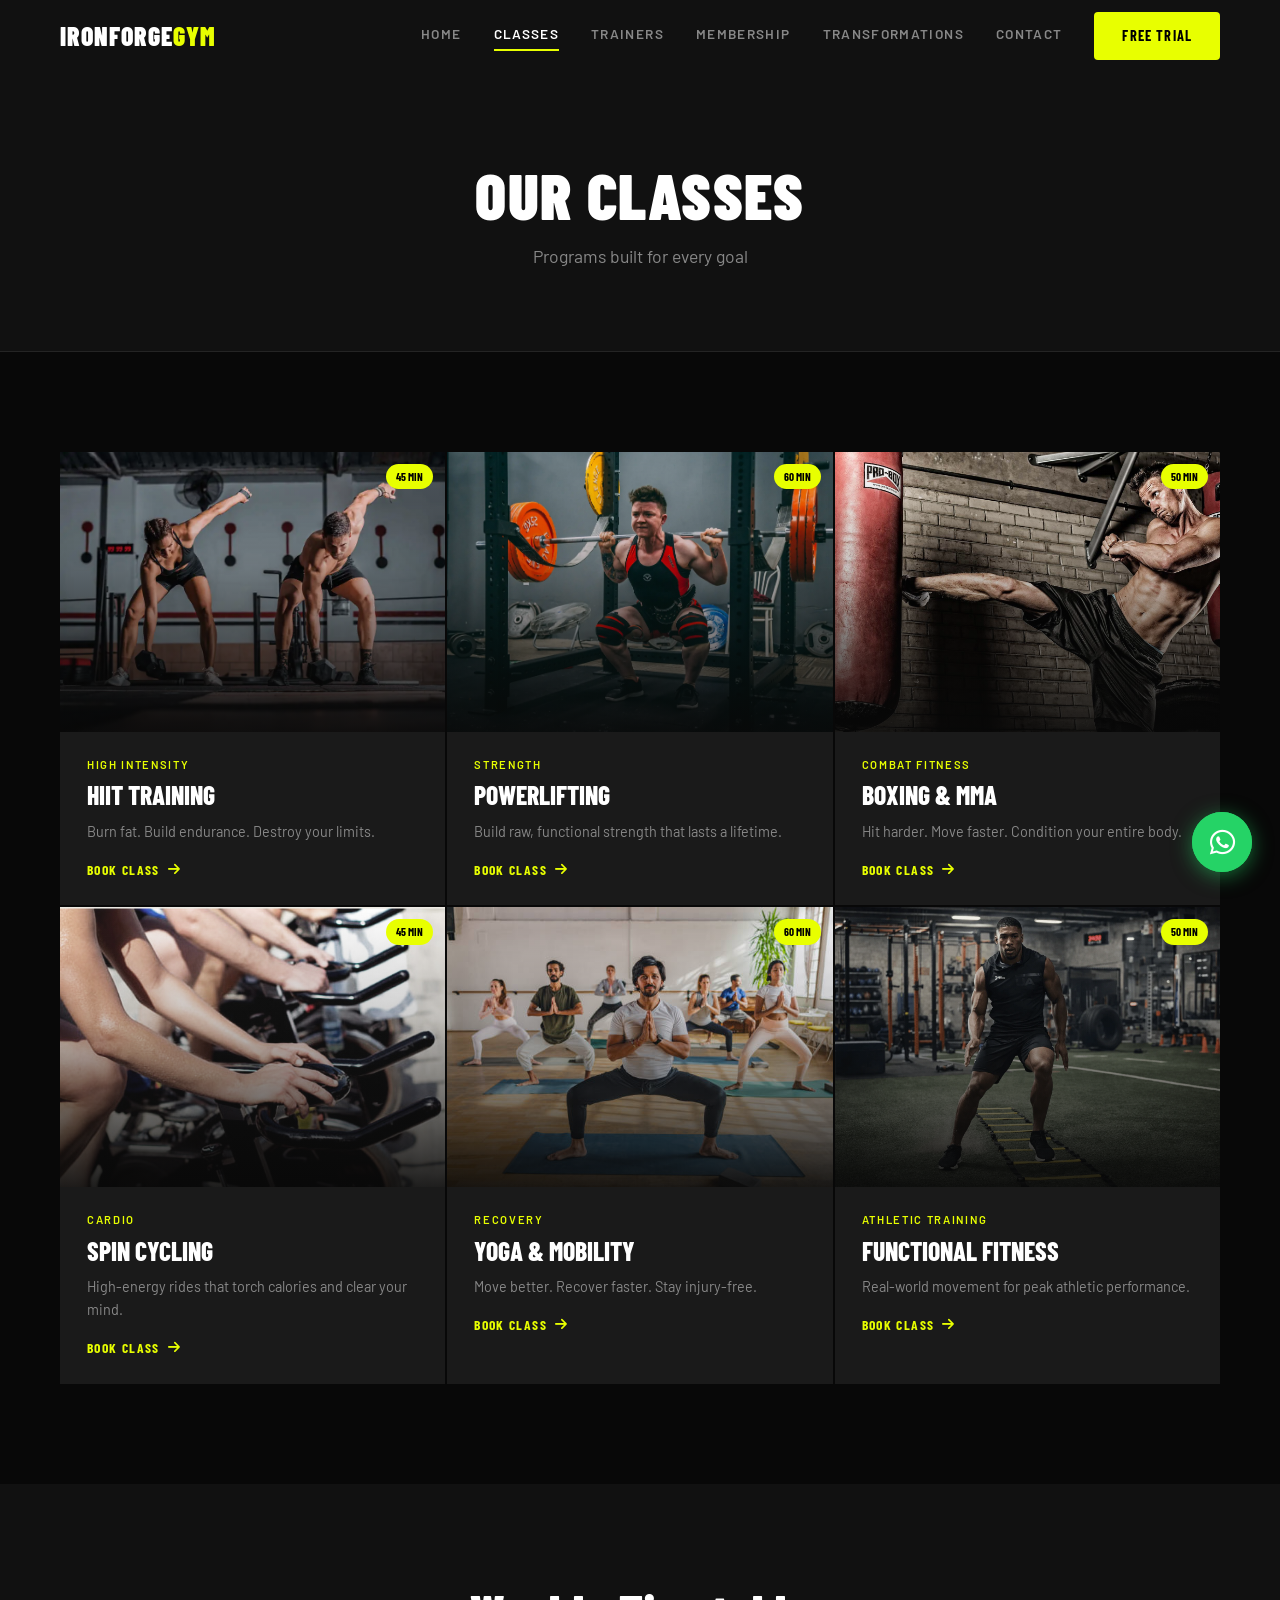
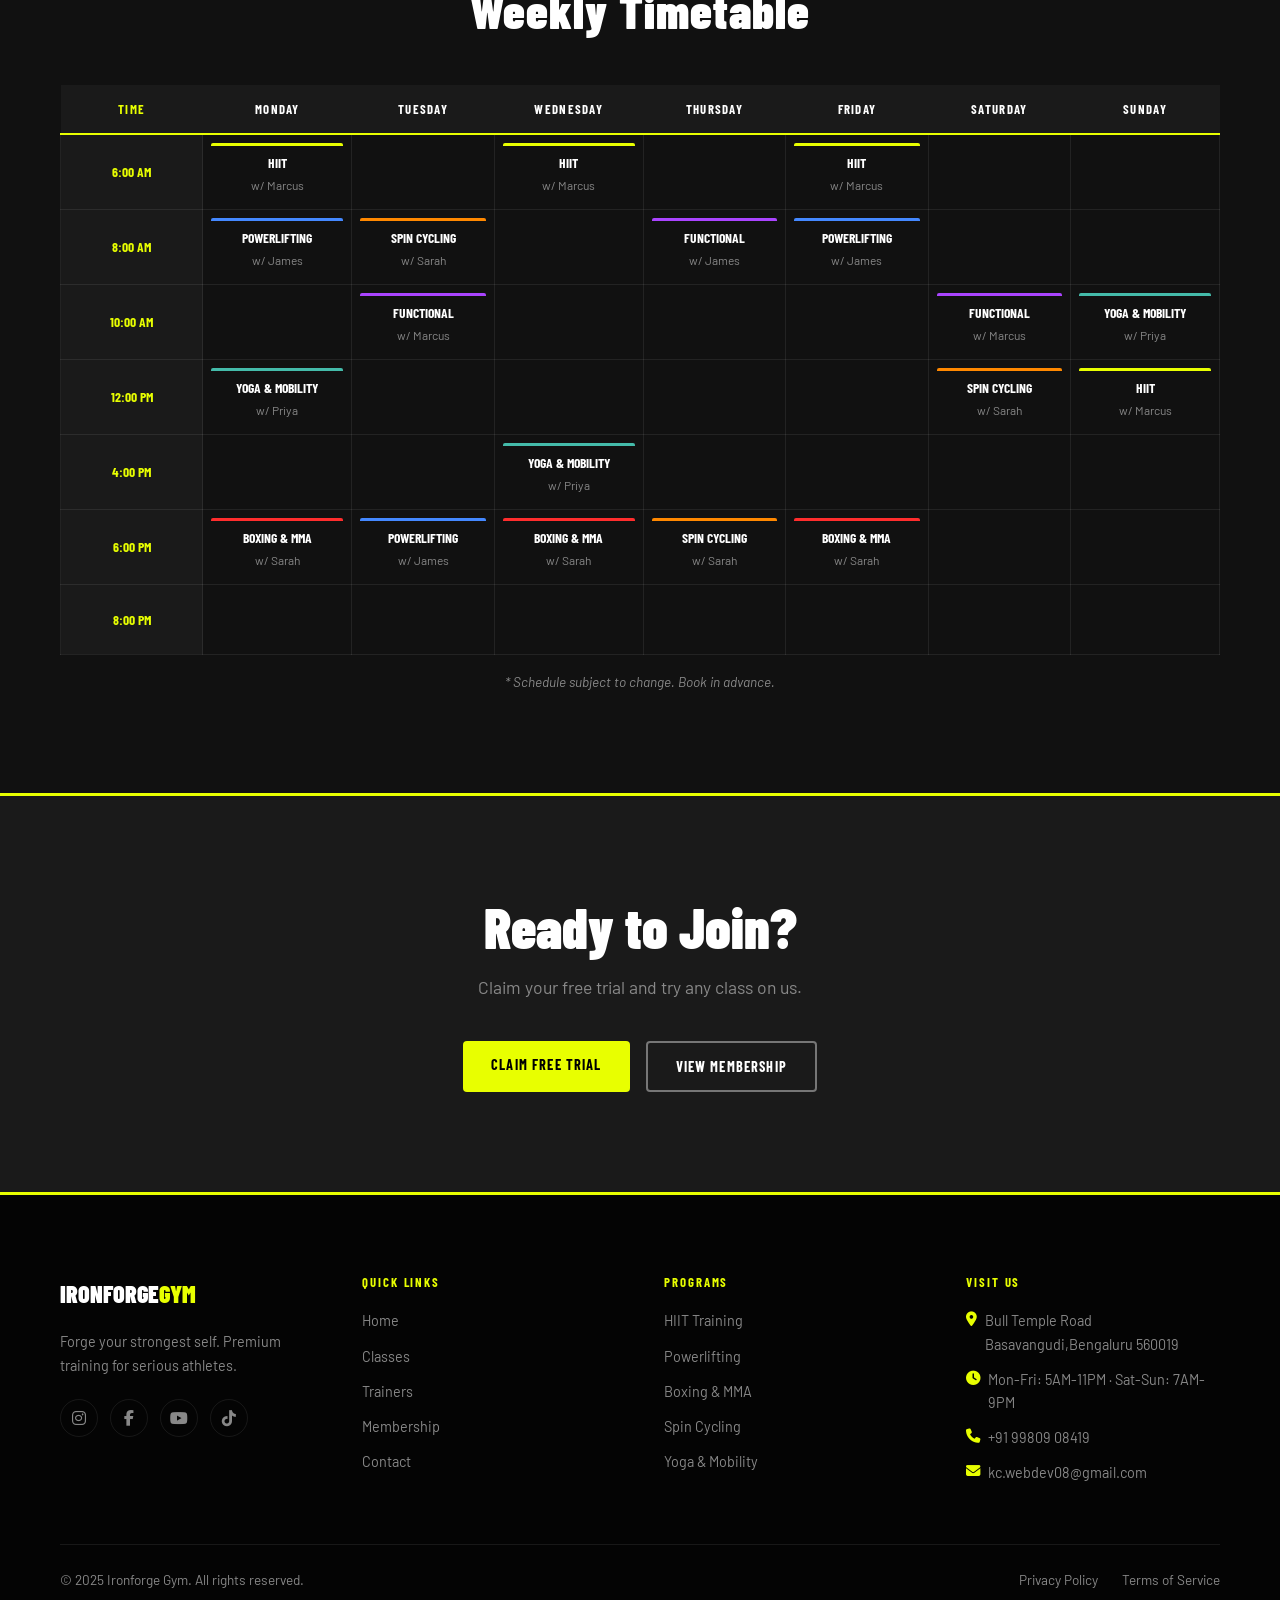
<file: classes.html>
<!DOCTYPE html>
<html lang="en">
<head>
  <meta charset="UTF-8">
  <meta name="viewport" content="width=device-width, initial-scale=1.0">
  <meta name="description" content="Explore all classes at Ironforge Gym — HIIT, Powerlifting, Boxing, Spin Cycling, Yoga, and more. Find your program.">
  <title>Classes | Ironforge Gym</title>
  <link href="https://fonts.googleapis.com/css2?family=Barlow+Condensed:wght@600;700;800;900&family=Barlow:wght@400;500;600&display=swap" rel="stylesheet">
  <link rel="stylesheet" href="https://cdnjs.cloudflare.com/ajax/libs/font-awesome/6.4.0/css/all.min.css">
  <link rel="stylesheet" href="./css/styles.css">
</head>
<body>

  <!-- NAVBAR (scrolled on inner pages) -->
  <header class="header scrolled">
    <div class="container">
      <a href="./index.html" class="logo">IRONFORGE<span>GYM</span></a>
      <div class="mobile-menu-toggle">
        <i class="fas fa-bars"></i>
      </div>
      <nav class="nav-links">
        <a href="./index.html">Home</a>
        <a href="./classes.html" class="active">Classes</a>
        <a href="./trainers.html">Trainers</a>
        <a href="./membership.html">Membership</a>
        <a href="./transformations.html">Transformations</a>
        <a href="./contact.html">Contact</a>
        <a href="./contact.html" class="btn btn-primary">Free Trial</a>
      </nav>
    </div>
  </header>

  <!-- PAGE HEADER -->
  <div class="page-header">
    <div class="container fade-in">
      <h1>OUR CLASSES</h1>
      <p>Programs built for every goal</p>
    </div>
  </div>

  <!-- ALL 6 CLASS CARDS -->
  <section class="section-padding">
    <div class="container">
      <div class="classes-grid fade-in">

        <div class="class-card">
          <div class="class-img">
            <img src="images/ClassHITT.webp" alt="HIIT Training">
            <div class="class-overlay"></div>
            <span class="class-duration">45 MIN</span>
          </div>
          <div class="class-content">
            <p class="class-category">HIGH INTENSITY</p>
            <h3>HIIT TRAINING</h3>
            <p class="class-desc">Burn fat. Build endurance. Destroy your limits.</p>
            <a href="./contact.html" class="class-link">BOOK CLASS <i class="fas fa-arrow-right"></i></a>
          </div>
        </div>

        <div class="class-card">
          <div class="class-img">
            <img src="images/ClassPowerlifting.webp" alt="Powerlifting">
            <div class="class-overlay"></div>
            <span class="class-duration">60 MIN</span>
          </div>
          <div class="class-content">
            <p class="class-category">STRENGTH</p>
            <h3>POWERLIFTING</h3>
            <p class="class-desc">Build raw, functional strength that lasts a lifetime.</p>
            <a href="./contact.html" class="class-link">BOOK CLASS <i class="fas fa-arrow-right"></i></a>
          </div>
        </div>

        <div class="class-card">
          <div class="class-img">
            <img src="images/ClassBoxing.webp" alt="Boxing & MMA">
            <div class="class-overlay"></div>
            <span class="class-duration">50 MIN</span>
          </div>
          <div class="class-content">
            <p class="class-category">COMBAT FITNESS</p>
            <h3>BOXING &amp; MMA</h3>
            <p class="class-desc">Hit harder. Move faster. Condition your entire body.</p>
            <a href="./contact.html" class="class-link">BOOK CLASS <i class="fas fa-arrow-right"></i></a>
          </div>
        </div>

        <div class="class-card">
          <div class="class-img">
            <img src="images/ClassSpinCycling.jpg" alt="Spin Cycling">
            <div class="class-overlay"></div>
            <span class="class-duration">45 MIN</span>
          </div>
          <div class="class-content">
            <p class="class-category">CARDIO</p>
            <h3>SPIN CYCLING</h3>
            <p class="class-desc">High-energy rides that torch calories and clear your mind.</p>
            <a href="./contact.html" class="class-link">BOOK CLASS <i class="fas fa-arrow-right"></i></a>
          </div>
        </div>

        <div class="class-card">
          <div class="class-img">
            <img src="images/ClassYoga.jpg" alt="Yoga & Mobility">
            <div class="class-overlay"></div>
            <span class="class-duration">60 MIN</span>
          </div>
          <div class="class-content">
            <p class="class-category">RECOVERY</p>
            <h3>YOGA &amp; MOBILITY</h3>
            <p class="class-desc">Move better. Recover faster. Stay injury-free.</p>
            <a href="./contact.html" class="class-link">BOOK CLASS <i class="fas fa-arrow-right"></i></a>
          </div>
        </div>

        <div class="class-card">
          <div class="class-img">
            <img src="images/ClassFunctionalFitness.webp" alt="Functional Fitness">
            <div class="class-overlay"></div>
            <span class="class-duration">50 MIN</span>
          </div>
          <div class="class-content">
            <p class="class-category">ATHLETIC TRAINING</p>
            <h3>FUNCTIONAL FITNESS</h3>
            <p class="class-desc">Real-world movement for peak athletic performance.</p>
            <a href="./contact.html" class="class-link">BOOK CLASS <i class="fas fa-arrow-right"></i></a>
          </div>
        </div>

      </div>
    </div>
  </section>

  <!-- WEEKLY SCHEDULE TABLE -->
  <section class="section-padding" style="background: var(--surface);">
    <div class="container">
      <h2 class="section-title fade-in">Weekly Timetable</h2>
      <div class="schedule-wrapper fade-in">
        <table class="schedule-table">
          <thead>
            <tr>
              <th>Time</th>
              <th>Monday</th>
              <th>Tuesday</th>
              <th>Wednesday</th>
              <th>Thursday</th>
              <th>Friday</th>
              <th>Saturday</th>
              <th>Sunday</th>
            </tr>
          </thead>
          <tbody>
            <tr>
              <td>6:00 AM</td>
              <td><div class="schedule-class schedule-hiit"><strong>HIIT</strong><span>w/ Marcus</span></div></td>
              <td></td>
              <td><div class="schedule-class schedule-hiit"><strong>HIIT</strong><span>w/ Marcus</span></div></td>
              <td></td>
              <td><div class="schedule-class schedule-hiit"><strong>HIIT</strong><span>w/ Marcus</span></div></td>
              <td></td>
              <td></td>
            </tr>
            <tr>
              <td>8:00 AM</td>
              <td><div class="schedule-class schedule-strength"><strong>POWERLIFTING</strong><span>w/ James</span></div></td>
              <td><div class="schedule-class schedule-cycling"><strong>SPIN CYCLING</strong><span>w/ Sarah</span></div></td>
              <td></td>
              <td><div class="schedule-class schedule-functional"><strong>FUNCTIONAL</strong><span>w/ James</span></div></td>
              <td><div class="schedule-class schedule-strength"><strong>POWERLIFTING</strong><span>w/ James</span></div></td>
              <td></td>
              <td></td>
            </tr>
            <tr>
              <td>10:00 AM</td>
              <td></td>
              <td><div class="schedule-class schedule-functional"><strong>FUNCTIONAL</strong><span>w/ Marcus</span></div></td>
              <td></td>
              <td></td>
              <td></td>
              <td><div class="schedule-class schedule-functional"><strong>FUNCTIONAL</strong><span>w/ Marcus</span></div></td>
              <td><div class="schedule-class schedule-yoga"><strong>YOGA &amp; MOBILITY</strong><span>w/ Priya</span></div></td>
            </tr>
            <tr>
              <td>12:00 PM</td>
              <td><div class="schedule-class schedule-yoga"><strong>YOGA &amp; MOBILITY</strong><span>w/ Priya</span></div></td>
              <td></td>
              <td></td>
              <td></td>
              <td></td>
              <td><div class="schedule-class schedule-cycling"><strong>SPIN CYCLING</strong><span>w/ Sarah</span></div></td>
              <td><div class="schedule-class schedule-hiit"><strong>HIIT</strong><span>w/ Marcus</span></div></td>
            </tr>
            <tr>
              <td>4:00 PM</td>
              <td></td>
              <td></td>
              <td><div class="schedule-class schedule-yoga"><strong>YOGA &amp; MOBILITY</strong><span>w/ Priya</span></div></td>
              <td></td>
              <td></td>
              <td></td>
              <td></td>
            </tr>
            <tr>
              <td>6:00 PM</td>
              <td><div class="schedule-class schedule-boxing"><strong>BOXING &amp; MMA</strong><span>w/ Sarah</span></div></td>
              <td><div class="schedule-class schedule-strength"><strong>POWERLIFTING</strong><span>w/ James</span></div></td>
              <td><div class="schedule-class schedule-boxing"><strong>BOXING &amp; MMA</strong><span>w/ Sarah</span></div></td>
              <td><div class="schedule-class schedule-cycling"><strong>SPIN CYCLING</strong><span>w/ Sarah</span></div></td>
              <td><div class="schedule-class schedule-boxing"><strong>BOXING &amp; MMA</strong><span>w/ Sarah</span></div></td>
              <td></td>
              <td></td>
            </tr>
            <tr>
              <td>8:00 PM</td>
              <td></td>
              <td></td>
              <td></td>
              <td></td>
              <td></td>
              <td></td>
              <td></td>
            </tr>
          </tbody>
        </table>
      </div>
      <p class="schedule-note">* Schedule subject to change. Book in advance. <!-- CLIENT EDIT: all schedule data --></p>
    </div>
  </section>

  <!-- CTA BANNER -->
  <section class="cta-banner fade-in">
    <div class="container">
      <h2>Ready to Join?</h2>
      <p>Claim your free trial and try any class on us.</p>
      <div class="cta-buttons">
        <a href="./contact.html" class="btn btn-primary">CLAIM FREE TRIAL</a>
        <a href="./membership.html" class="btn btn-outline">VIEW MEMBERSHIP</a>
      </div>
    </div>
  </section>

  <!-- FOOTER -->
  <footer class="footer">
    <div class="container">
      <div class="footer-grid">
        <div class="footer-col">
          <a href="./index.html" class="footer-logo">IRONFORGE<span>GYM</span></a>
          <p>Forge your strongest self. Premium training for serious athletes.</p>
          <div class="social-icons">
            <a href="#" aria-label="Instagram"><i class="fab fa-instagram"></i></a>
            <a href="#" aria-label="Facebook"><i class="fab fa-facebook-f"></i></a>
            <a href="#" aria-label="YouTube"><i class="fab fa-youtube"></i></a>
            <a href="#" aria-label="TikTok"><i class="fab fa-tiktok"></i></a>
          </div>
        </div>
        <div class="footer-col">
          <h3>Quick Links</h3>
          <div class="footer-links">
            <a href="./index.html">Home</a>
            <a href="./classes.html">Classes</a>
            <a href="./trainers.html">Trainers</a>
            <a href="./membership.html">Membership</a>
            <a href="./contact.html">Contact</a>
          </div>
        </div>
        <div class="footer-col">
          <h3>Programs</h3>
          <div class="footer-links">
            <a href="./classes.html">HIIT Training</a>
            <a href="./classes.html">Powerlifting</a>
            <a href="./classes.html">Boxing &amp; MMA</a>
            <a href="./classes.html">Spin Cycling</a>
            <a href="./classes.html">Yoga &amp; Mobility</a>
          </div>
        </div>
        <div class="footer-col">
          <h3>Visit Us</h3>
          <div class="footer-links">
            <!-- CLIENT EDIT: address -->
            <span><i class="fas fa-map-marker-alt"></i>Bull Temple Road Basavangudi,Bengaluru 560019</span>
            <!-- CLIENT EDIT: opening hours -->
            <span><i class="fas fa-clock"></i>Mon-Fri: 5AM-11PM · Sat-Sun: 7AM-9PM</span>
            <!-- CLIENT EDIT: phone number — update href="tel:+1XXXXXXXXXX" and display text -->
            <a href="tel:+919980908419"><i class="fas fa-phone"></i>+91 99809 08419</a>
            <!-- CLIENT EDIT: email — update href="mailto:..." and display text -->
            <a href="mailto:kc.webdev08@gmail.com"><i class="fas fa-envelope"></i>kc.webdev08@gmail.com</a>
          </div>
        </div>
      </div>
      <div class="footer-bottom">
        <p>&copy; 2025 Ironforge Gym. All rights reserved.</p>
        <div>
          <a href="./privacy-policy.html">Privacy Policy</a>
          <a href="./terms-of-service.html">Terms of Service</a>
        </div>
      </div>
    </div>
  </footer>

  <a href="https://wa.me/9980908419" class="whatsapp-float" target="_blank" rel="noopener noreferrer" aria-label="Chat with us on WhatsApp">
    <i class="fab fa-whatsapp"></i>
  </a>

  <script src="./js/script.js"></script>
</body>
</html>
</file>
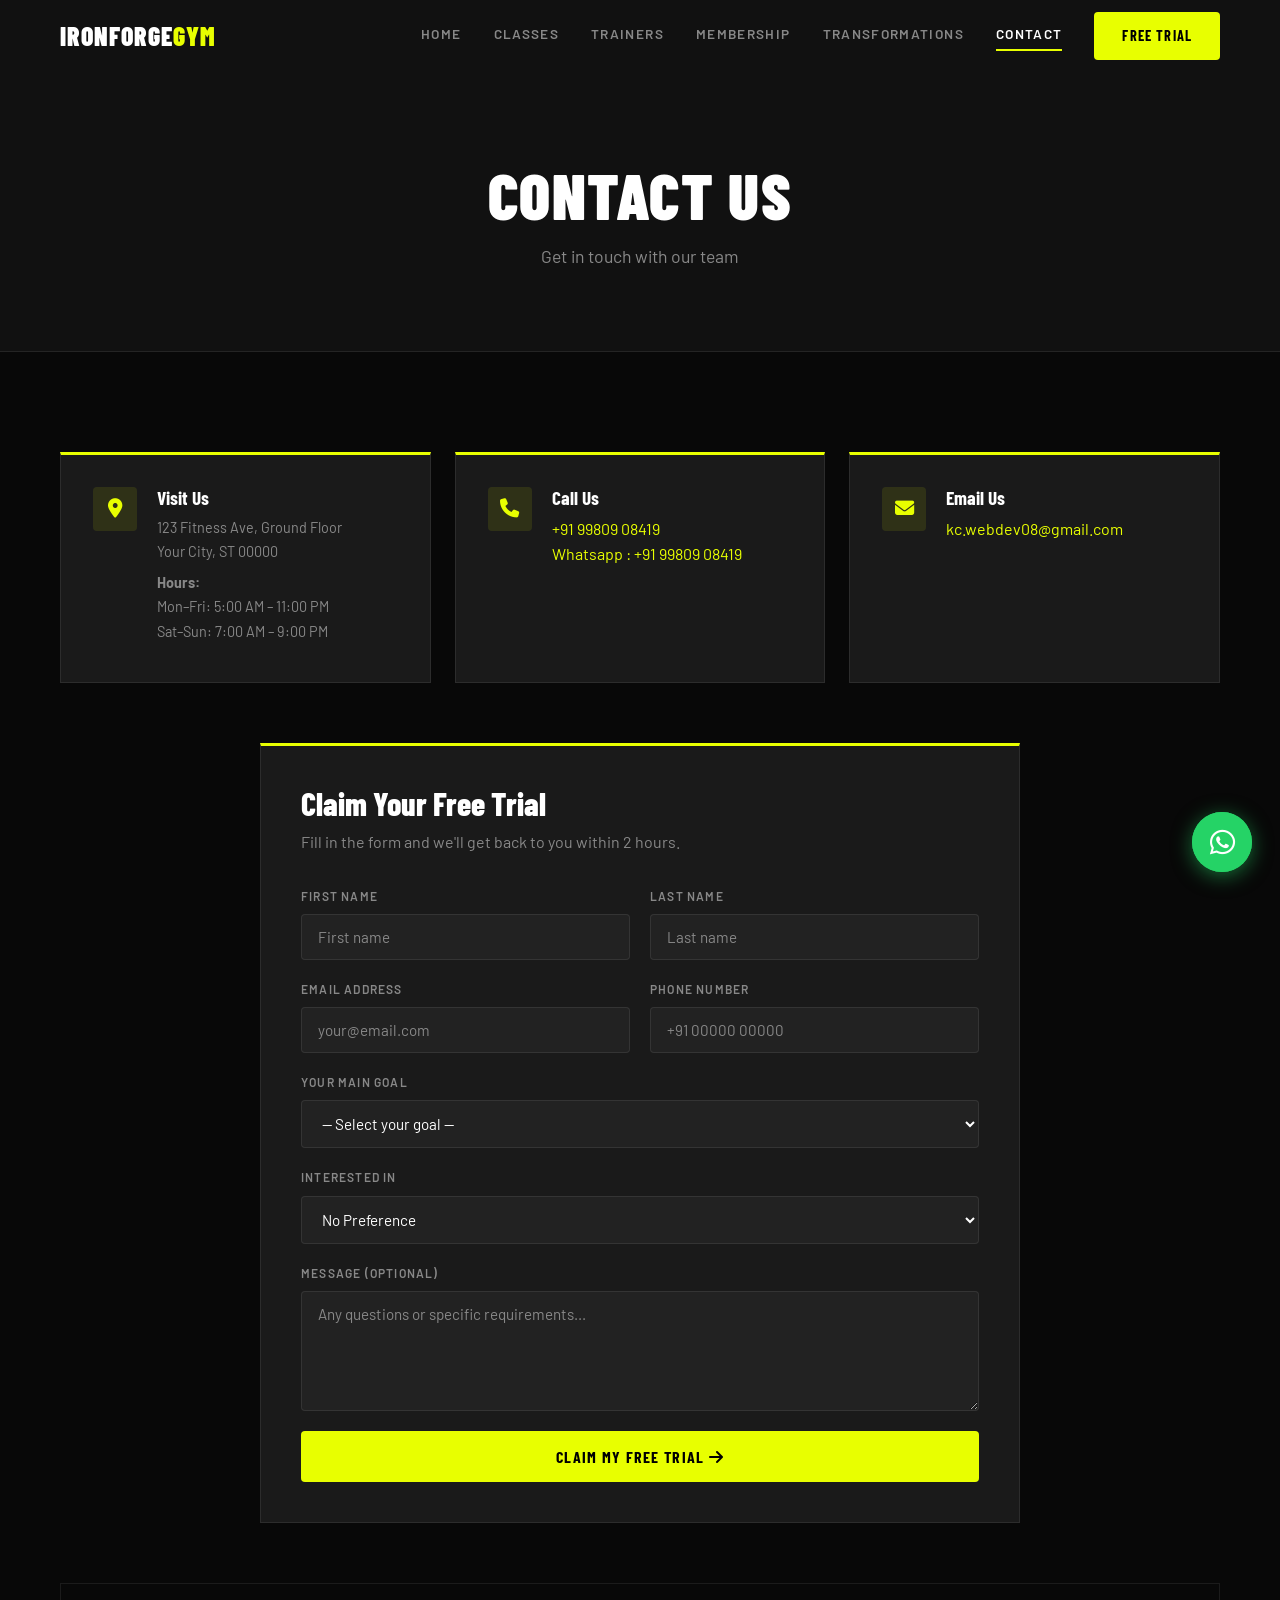
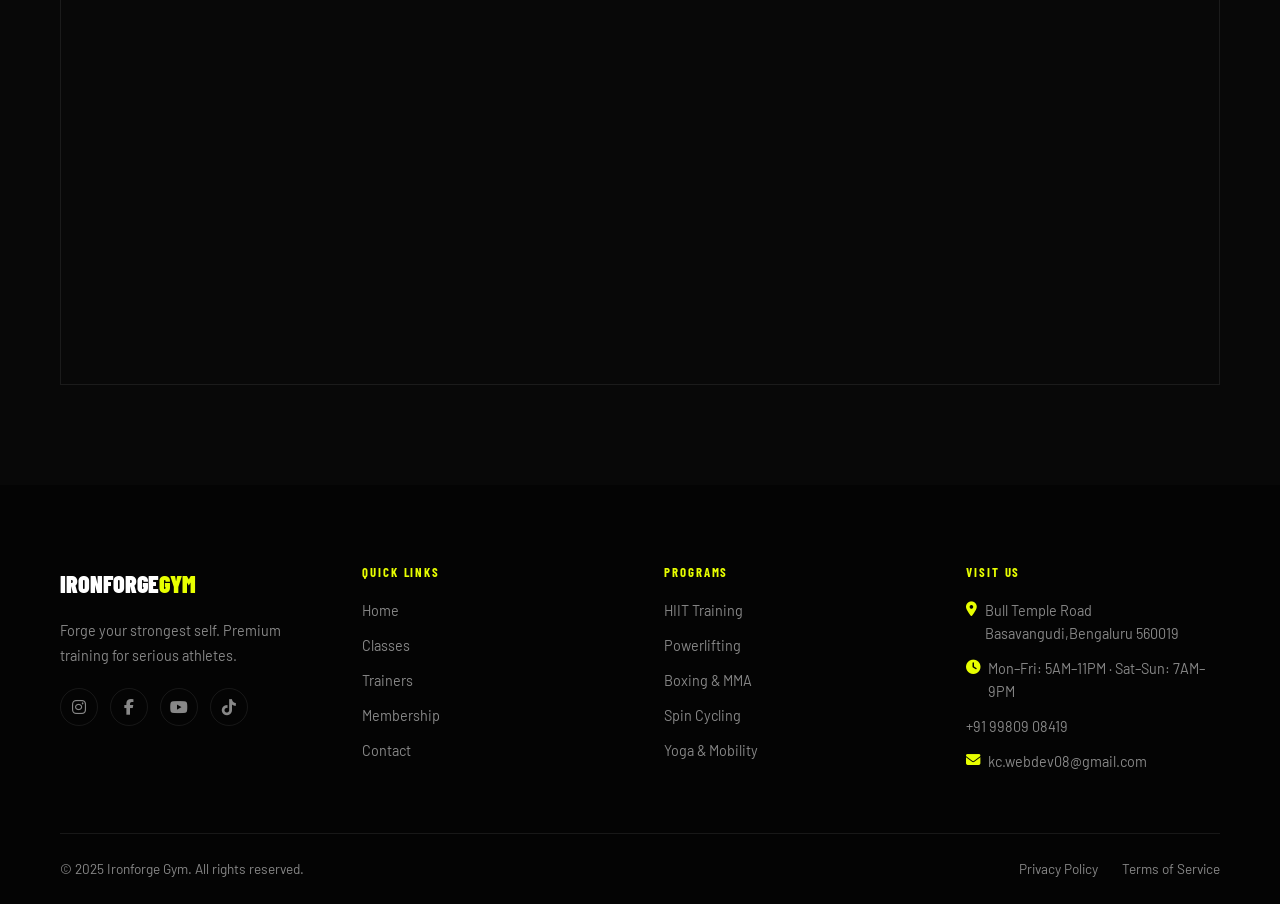
<file: contact.html>
<!DOCTYPE html>
<html lang="en">
<head>
  <meta charset="UTF-8">
  <meta name="viewport" content="width=device-width, initial-scale=1.0">
  <meta name="description" content="Contact Ironforge Gym. Claim your free trial, ask about membership, or get in touch with our team.">
  <title>Contact | Ironforge Gym</title>
  <link href="https://fonts.googleapis.com/css2?family=Barlow+Condensed:wght@600;700;800;900&family=Barlow:wght@400;500;600&display=swap" rel="stylesheet">
  <link rel="stylesheet" href="https://cdnjs.cloudflare.com/ajax/libs/font-awesome/6.4.0/css/all.min.css">
  <link rel="stylesheet" href="./css/styles.css">
</head>
<body>

  <!-- NAVBAR -->
  <header class="header scrolled">
    <div class="container">
      <a href="./index.html" class="logo">IRONFORGE<span>GYM</span></a>
      <div class="mobile-menu-toggle">
        <i class="fas fa-bars"></i>
      </div>
      <nav class="nav-links">
        <a href="./index.html">Home</a>
        <a href="./classes.html">Classes</a>
        <a href="./trainers.html">Trainers</a>
        <a href="./membership.html">Membership</a>
        <a href="./transformations.html">Transformations</a>
        <a href="./contact.html" class="active">Contact</a>
        <a href="./contact.html" class="btn btn-primary">Free Trial</a>
      </nav>
    </div>
  </header>

  <!-- PAGE HEADER -->
  <div class="page-header">
    <div class="container fade-in">
      <h1>CONTACT US</h1>
      <p>Get in touch with our team</p>
    </div>
  </div>

  <!-- CONTACT INFO CARDS + FORM -->
  <section class="section-padding">
    <div class="container">

      <div class="contact-info-cards fade-in">
        <div class="contact-card">
          <div class="contact-icon"><i class="fas fa-map-marker-alt"></i></div>
          <div>
            <h3>Visit Us</h3>
            <p>123 Fitness Ave, Ground Floor<br>Your City, ST 00000</p><!-- CLIENT EDIT -->
            <p><strong>Hours:</strong><br>
               Mon–Fri: 5:00 AM – 11:00 PM<br>
               Sat–Sun: 7:00 AM – 9:00 PM</p><!-- CLIENT EDIT -->
          </div>
        </div>
        <div class="contact-card">
          <div class="contact-icon"><i class="fas fa-phone"></i></div>
          <div>
            <h3>Call Us</h3>
            <a href="tel:+919980-908419"></i>+91 99809 08419</a>
            <br><a href="tel:+919980-908419"></i>Whatsapp : +91 99809 08419</a></br>
            
            
          </div>
        </div>
        <div class="contact-card">
          <div class="contact-icon"><i class="fas fa-envelope"></i></div>
          <div>
            <h3>Email Us</h3>
            <a href="mailto:kc.webdev08@gmail.com"></i>kc.webdev08@gmail.com</a>
            
          </div>
        </div>
      </div>

      <div class="contact-form-container fade-in">
        <h2 style="margin-bottom:8px;">Claim Your Free Trial</h2>
        <p style="color:var(--text-light); margin-bottom:32px;">
          Fill in the form and we'll get back to you within 2 hours.<!-- CLIENT EDIT -->
        </p>

        <!-- ============================================================
             WEB3FORMS INTEGRATION
             ---------------------------------------------------------------
             Your access key is already set below.
             Submissions go directly to your email: chetuap2400@gmail.com
             No login needed — just works! ✅
             ============================================================ -->
        <form
          action="https://api.web3forms.com/submit"
          method="POST"
          class="contact-form">

          <!-- DO NOT REMOVE — Your Web3Forms Access Key -->
          <input type="hidden" name="access_key" value="21a8e14e-d1f2-4ceb-a3bf-13ce4a70f038">

          <!-- Email subject line you receive -->
          <input type="hidden" name="subject" value="New Free Trial Request - Ironforge Gym">

          <!-- Redirects to thank-you page after submit -->
          <input type="hidden" name="redirect" value="./thank-you.html">

          <!-- Spam protection -->
          <input type="checkbox" name="botcheck" style="display:none">

          <div class="form-row">
            <div class="form-group">
              <label for="first-name">First Name</label>
              <input type="text" id="first-name" name="first-name" placeholder="First name" required>
            </div>
            <div class="form-group">
              <label for="last-name">Last Name</label>
              <input type="text" id="last-name" name="last-name" placeholder="Last name" required>
            </div>
          </div>

          <div class="form-row">
            <div class="form-group">
              <label for="email">Email Address</label>
              <input type="email" id="email" name="email" placeholder="your@email.com" required>
            </div>
            <div class="form-group">
              <label for="phone">Phone Number</label>
              <input type="tel" id="phone" name="phone" placeholder="+91 00000 00000" required>
            </div>
          </div>

          <div class="form-group">
            <label for="goal">Your Main Goal</label>
            <select id="goal" name="goal" required>
              <option value="" disabled selected>-- Select your goal --</option>
              <option value="Lose Weight">Lose Weight &amp; Burn Fat</option>
              <option value="Build Muscle">Build Muscle &amp; Strength</option>
              <option value="Improve Cardio">Improve Cardio &amp; Endurance</option>
              <option value="Athletic Performance">Athletic Performance</option>
              <option value="General Health">General Health &amp; Wellness</option>
              <option value="Try a Class">Try a Specific Class</option>
            </select><!-- CLIENT EDIT: goal options -->
          </div>

          <div class="form-group">
            <label for="class-interest">Interested In</label>
            <select id="class-interest" name="class-interest">
              <option value="No Preference">No Preference</option>
              <option value="HIIT Training">HIIT Training</option>
              <option value="Powerlifting">Powerlifting</option>
              <option value="Boxing & MMA">Boxing &amp; MMA</option>
              <option value="Spin Cycling">Spin Cycling</option>
              <option value="Yoga & Mobility">Yoga &amp; Mobility</option>
              <option value="Functional Fitness">Functional Fitness</option>
            </select>
          </div>

          <div class="form-group">
            <label for="message">Message (Optional)</label>
            <textarea id="message" name="message" rows="4" placeholder="Any questions or specific requirements..."></textarea>
          </div>

          <button type="submit" class="btn btn-primary btn-block" style="font-size:1rem; padding:16px;">
            CLAIM MY FREE TRIAL <i class="fas fa-arrow-right"></i>
          </button>

        </form>
      </div>

      <!-- GOOGLE MAPS EMBED -->
      <div class="map-container fade-in">
        <iframe
          src="https://maps.google.com/maps?q=Basavangudi,Bengaluru&output=embed"
          width="100%" height="400" style="border:0; display:block;"
          allowfullscreen="" loading="lazy"
          referrerpolicy="no-referrer-when-downgrade">
        </iframe>
      </div><!-- REPLACE: embed your real gym location Google Maps URL -->

    </div>
  </section>

  <!-- FOOTER -->
  <footer class="footer">
    <div class="container">
      <div class="footer-grid">
        <div class="footer-col">
          <a href="./index.html" class="footer-logo">IRONFORGE<span>GYM</span></a>
          <p>Forge your strongest self. Premium training for serious athletes.</p>
          <div class="social-icons">
            <a href="#" aria-label="Instagram"><i class="fab fa-instagram"></i></a>
            <a href="#" aria-label="Facebook"><i class="fab fa-facebook-f"></i></a>
            <a href="#" aria-label="YouTube"><i class="fab fa-youtube"></i></a>
            <a href="#" aria-label="TikTok"><i class="fab fa-tiktok"></i></a>
          </div>
        </div>
        <div class="footer-col">
          <h3>Quick Links</h3>
          <div class="footer-links">
            <a href="./index.html">Home</a>
            <a href="./classes.html">Classes</a>
            <a href="./trainers.html">Trainers</a>
            <a href="./membership.html">Membership</a>
            <a href="./contact.html">Contact</a>
          </div>
        </div>
        <div class="footer-col">
          <h3>Programs</h3>
          <div class="footer-links">
            <a href="./classes.html">HIIT Training</a>
            <a href="./classes.html">Powerlifting</a>
            <a href="./classes.html">Boxing &amp; MMA</a>
            <a href="./classes.html">Spin Cycling</a>
            <a href="./classes.html">Yoga &amp; Mobility</a>
          </div>
        </div>
        <div class="footer-col">
          <h3>Visit Us</h3>
          <div class="footer-links">
            <span><i class="fas fa-map-marker-alt"></i> Bull Temple Road Basavangudi,Bengaluru 560019</span>
            <span><i class="fas fa-clock"></i> Mon–Fri: 5AM–11PM · Sat–Sun: 7AM–9PM</span>
            <!-- CLIENT EDIT: phone number — update href="tel:+1XXXXXXXXXX" and display text -->
            <a href="tel:+919980-908419"></i>+91 99809 08419</a>
            
            <!-- CLIENT EDIT: email — update href="mailto:..." and display text -->
            <a href="mailto:kc.webdev08@gmail.com"><i class="fas fa-envelope"></i>kc.webdev08@gmail.com</a>
          </div>
        </div>
      </div>
      <div class="footer-bottom">
        <p>&copy; 2025 Ironforge Gym. All rights reserved.</p>
        <div>
          <a href="./privacy-policy.html">Privacy Policy</a>
          <a href="./terms-of-service.html">Terms of Service</a>
        </div>
      </div>
    </div>
  </footer>

  <!-- WHATSAPP FLOATING BUTTON -->
  <!-- CLIENT EDIT: update phone number in href — format: https://wa.me/COUNTRYCODEPHONENUMBER -->
  <a href="https://wa.me/9980908419" class="whatsapp-float" target="_blank" rel="noopener noreferrer" aria-label="Chat with us on WhatsApp">
    <i class="fab fa-whatsapp"></i>
  </a>

  <script src="./js/script.js"></script>
</body>
</html>
</file>
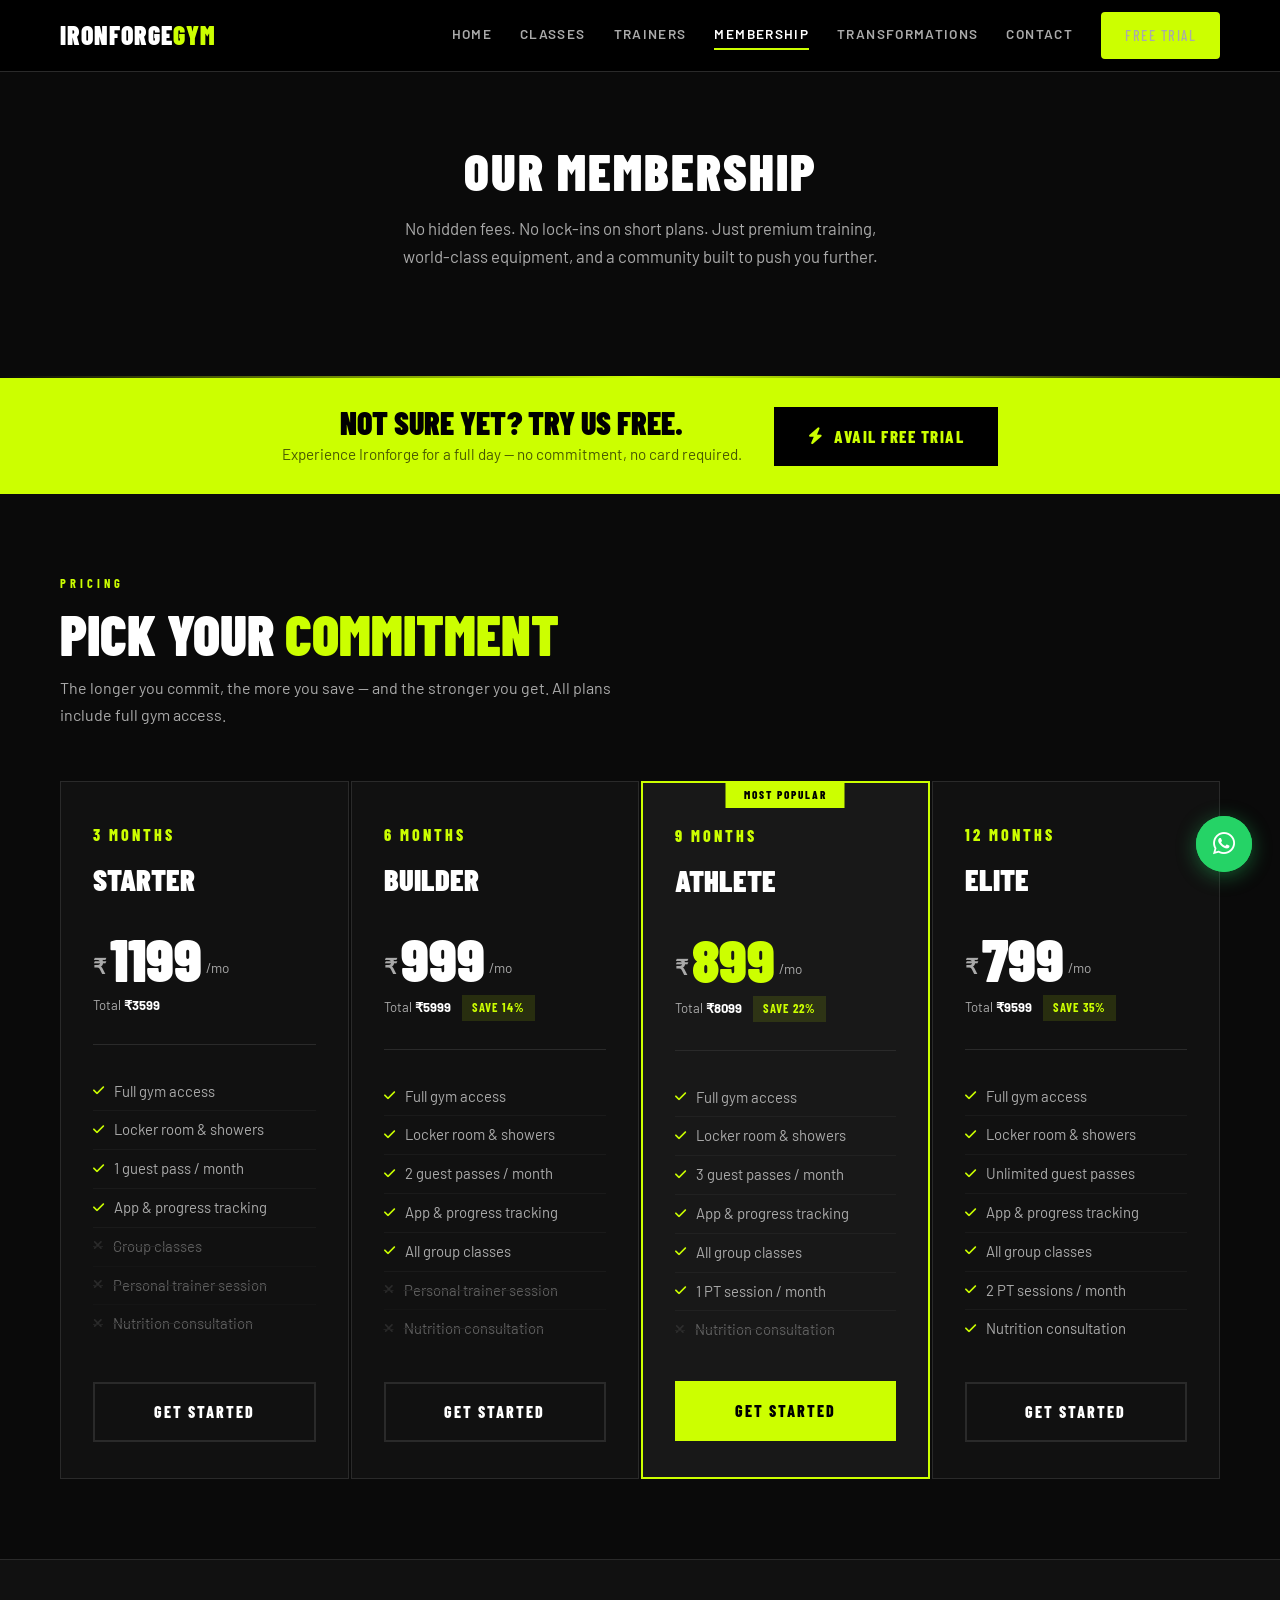
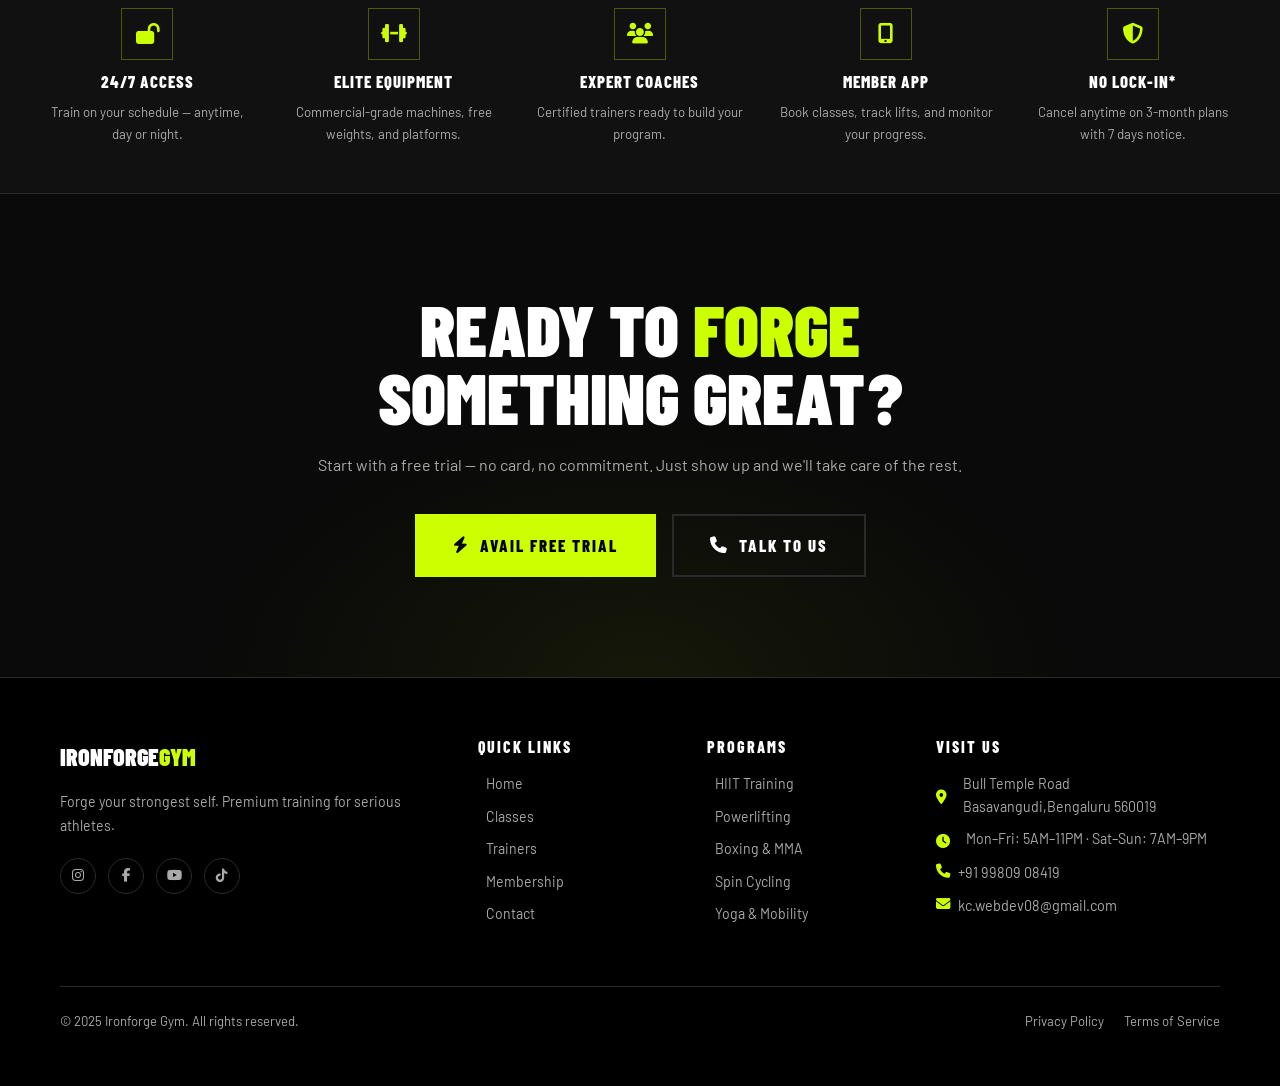
<file: membership.html>
<!DOCTYPE html>
<html lang="en">
<head>
  <meta charset="UTF-8">
  <meta name="viewport" content="width=device-width, initial-scale=1.0">
  <meta name="description" content="Ironforge Gym Membership Plans – Choose your plan and start your journey.">
  <title>Membership | Ironforge Gym</title>
  <link href="https://fonts.googleapis.com/css2?family=Barlow+Condensed:wght@600;700;800;900&family=Barlow:wght@400;500;600&display=swap" rel="stylesheet">
  <link rel="stylesheet" href="https://cdnjs.cloudflare.com/ajax/libs/font-awesome/6.4.0/css/all.min.css">
  <link rel="stylesheet" href="./css/styles.css">
  <style>
    :root {
      --primary-color: #ccff00;
      --surface-1: #0a0a0a;
      --surface-2: #111111;
      --surface-3: #181818;
      --border-color: #2a2a2a;
      --white: #ffffff;
      --text-light: #aaaaaa;
    }

    *, *::before, *::after { box-sizing: border-box; margin: 0; padding: 0; }

    body {
      background: var(--surface-1);
      color: var(--white);
      font-family: 'Barlow', sans-serif;
    }

    /* ── HERO ── */
    .membership-hero {
      position: relative;
      min-height: 42vh;
      display: flex;
      align-items: center;
      justify-content: center;
      text-align: center;
      padding: 120px 20px 80px;
      overflow: hidden;
      background: #0a0a0a;
    }
    .membership-hero::after {
      content: '';
      position: absolute;
      bottom: 0;
      left: 0;
      right: 0;
      height: 2px;
      background: linear-gradient(90deg, transparent, var(--primary-color), transparent);
    }
    .membership-hero .container {
      position: relative;
      z-index: 2;
      max-width: 1200px;
      width: 100%;
      margin: 0 auto;
    }
    .membership-hero h1 {
      font-family: 'Barlow Condensed', sans-serif;
      font-weight: 900;
      font-size: clamp(1rem, 4vw, 7rem);
      line-height: .95;
      text-transform: uppercase;
      color: var(--white);
      letter-spacing: 2px;
    }
    .membership-hero h1 span { color: var(--primary-color); }
    .hero-sub {
      margin: 18px auto 0;
      font-size: 1.05rem;
      color: var(--text-light);
      max-width: 480px;
      line-height: 1.7;
    }

    /* ── FREE TRIAL BANNER ── */
    .trial-banner {
      background: var(--primary-color);
      padding: 28px 20px;
      text-align: center;
    }
    .trial-banner-inner {
      max-width: 900px;
      margin: 0 auto;
      display: flex;
      align-items: center;
      justify-content: center;
      gap: 32px;
      flex-wrap: wrap;
    }
    .trial-banner-text h2 {
      font-family: 'Barlow Condensed', sans-serif;
      font-weight: 900;
      font-size: 2rem;
      color: #000;
      text-transform: uppercase;
      line-height: 1;
    }
    .trial-banner-text p {
      font-size: .95rem;
      color: rgba(0,0,0,.65);
      margin-top: 4px;
    }
    .btn-trial-dark {
      display: inline-flex;
      align-items: center;
      gap: 10px;
      background: #000;
      color: var(--primary-color);
      font-family: 'Barlow Condensed', sans-serif;
      font-weight: 800;
      font-size: 1.05rem;
      letter-spacing: 1.5px;
      text-transform: uppercase;
      text-decoration: none;
      padding: 14px 32px;
      border: 2px solid #000;
      transition: background .2s, color .2s, transform .15s;
      white-space: nowrap;
    }
    .btn-trial-dark:hover {
      background: transparent;
      color: #000;
      transform: translateY(-2px);
    }

    /* ── SECTION TITLE ── */
    .section-label {
      font-family: 'Barlow Condensed', sans-serif;
      font-weight: 700;
      font-size: .78rem;
      letter-spacing: 4px;
      color: var(--primary-color);
      text-transform: uppercase;
      display: block;
      margin-bottom: 12px;
    }
    .section-heading {
      font-family: 'Barlow Condensed', sans-serif;
      font-weight: 900;
      font-size: clamp(2.2rem, 5vw, 3.5rem);
      text-transform: uppercase;
      color: var(--white);
      line-height: 1;
    }
    .section-heading span { color: var(--primary-color); }
    .section-sub {
      color: var(--text-light);
      font-size: 1rem;
      line-height: 1.7;
      max-width: 560px;
      margin-top: 12px;
    }

    /* ── PLANS SECTION ── */
    .plans-section {
      padding: 80px 20px;
      max-width: 1200px;
      margin: 0 auto;
    }
    .plans-header { margin-bottom: 52px; }

    .plans-grid {
      display: grid;
      grid-template-columns: repeat(auto-fit, minmax(240px, 1fr));
      gap: 2px;
    }

    .plan-card {
      background: var(--surface-2);
      border: 1px solid var(--border-color);
      padding: 40px 32px 36px;
      position: relative;
      transition: transform .25s, border-color .25s;
      display: flex;
      flex-direction: column;
    }
    .plan-card:hover {
      transform: translateY(-6px);
      border-color: rgba(204,255,0,.35);
      z-index: 2;
    }
    .plan-card.featured {
      background: var(--surface-3);
      border-color: var(--primary-color);
      border-width: 2px;
    }
    .plan-card.featured::before {
      content: 'MOST POPULAR';
      position: absolute;
      top: -1px;
      left: 50%;
      transform: translateX(-50%);
      background: var(--primary-color);
      color: #000;
      font-family: 'Barlow Condensed', sans-serif;
      font-weight: 800;
      font-size: .7rem;
      letter-spacing: 2px;
      padding: 4px 18px;
    }

    .plan-duration {
      font-family: 'Barlow Condensed', sans-serif;
      font-weight: 800;
      font-size: 1rem;
      letter-spacing: 3px;
      color: var(--primary-color);
      text-transform: uppercase;
      margin-bottom: 8px;
    }
    .plan-name {
      font-family: 'Barlow Condensed', sans-serif;
      font-weight: 900;
      font-size: 1.9rem;
      color: var(--white);
      text-transform: uppercase;
      margin-bottom: 24px;
    }

    .plan-price {
      display: flex;
      align-items: flex-end;
      gap: 4px;
      margin-bottom: 6px;
    }
    .price-currency {
      font-family: 'Barlow Condensed', sans-serif;
      font-weight: 700;
      font-size: 1.3rem;
      color: var(--text-light);
      padding-bottom: 6px;
    }
    .price-amount {
      font-family: 'Barlow Condensed', sans-serif;
      font-weight: 900;
      font-size: 3.8rem;
      color: var(--white);
      line-height: 1;
    }
    .plan-card.featured .price-amount { color: var(--primary-color); }
    .price-period {
      font-size: .85rem;
      color: var(--text-light);
      padding-bottom: 10px;
    }

    .plan-total {
      font-size: .82rem;
      color: var(--text-light);
      margin-bottom: 28px;
    }
    .plan-total strong {
      color: var(--white);
    }
    .plan-savings {
      display: inline-block;
      background: rgba(204,255,0,.12);
      color: var(--primary-color);
      font-family: 'Barlow Condensed', sans-serif;
      font-weight: 700;
      font-size: .78rem;
      letter-spacing: 1px;
      padding: 3px 10px;
      margin-left: 8px;
    }

    .plan-divider {
      height: 1px;
      background: var(--border-color);
      margin-bottom: 28px;
    }

    .plan-features {
      list-style: none;
      flex: 1;
      margin-bottom: 32px;
    }
    .plan-features li {
      display: flex;
      align-items: center;
      gap: 10px;
      font-size: .93rem;
      color: var(--text-light);
      padding: 7px 0;
      border-bottom: 1px solid rgba(255,255,255,.04);
    }
    .plan-features li:last-child { border-bottom: none; }
    .plan-features li i {
      color: var(--primary-color);
      font-size: .8rem;
      flex-shrink: 0;
    }
    .plan-features li.muted i { color: #444; }
    .plan-features li.muted { opacity: .5; text-decoration: line-through; text-decoration-color: #333; }

    .btn-plan {
      display: block;
      text-align: center;
      text-decoration: none;
      font-family: 'Barlow Condensed', sans-serif;
      font-weight: 800;
      font-size: 1rem;
      letter-spacing: 2px;
      text-transform: uppercase;
      padding: 15px;
      border: 2px solid var(--border-color);
      color: var(--white);
      background: transparent;
      transition: all .2s;
    }
    .btn-plan:hover {
      border-color: var(--primary-color);
      color: var(--primary-color);
    }
    .btn-plan-primary {
      background: var(--primary-color);
      color: #000;
      border-color: var(--primary-color);
    }
    .btn-plan-primary:hover {
      background: transparent;
      color: var(--primary-color);
    }

    /* ── PERKS STRIP ── */
    .perks-strip {
      background: var(--surface-2);
      border-top: 1px solid var(--border-color);
      border-bottom: 1px solid var(--border-color);
      padding: 48px 20px;
    }
    .perks-inner {
      max-width: 1200px;
      margin: 0 auto;
      display: grid;
      grid-template-columns: repeat(auto-fit, minmax(180px, 1fr));
      gap: 32px;
    }
    .perk-item {
      display: flex;
      flex-direction: column;
      align-items: center;
      text-align: center;
      gap: 12px;
    }
    .perk-icon {
      width: 52px;
      height: 52px;
      border: 1px solid rgba(204,255,0,.3);
      display: flex;
      align-items: center;
      justify-content: center;
      font-size: 1.3rem;
      color: var(--primary-color);
    }
    .perk-item h4 {
      font-family: 'Barlow Condensed', sans-serif;
      font-weight: 800;
      font-size: 1.05rem;
      color: var(--white);
      text-transform: uppercase;
      letter-spacing: 1px;
    }
    .perk-item p {
      font-size: .83rem;
      color: var(--text-light);
      line-height: 1.6;
    }

    /* ── BOTTOM CTA ── */
    .bottom-cta {
      padding: 100px 20px;
      text-align: center;
      position: relative;
      overflow: hidden;
    }
    .bottom-cta::before {
      content: '';
      position: absolute;
      inset: 0;
      background: radial-gradient(ellipse 50% 80% at 50% 100%, rgba(204,255,0,.06) 0%, transparent 70%);
    }
    .bottom-cta .container { position: relative; z-index: 1; max-width: 700px; margin: 0 auto; }
    .bottom-cta h2 {
      font-family: 'Barlow Condensed', sans-serif;
      font-weight: 900;
      font-size: clamp(2.5rem, 6vw, 4.5rem);
      text-transform: uppercase;
      line-height: .95;
      margin-bottom: 20px;
    }
    .bottom-cta h2 span { color: var(--primary-color); }
    .bottom-cta p {
      color: var(--text-light);
      font-size: 1rem;
      line-height: 1.7;
      margin-bottom: 36px;
    }
    .cta-buttons {
      display: flex;
      gap: 16px;
      justify-content: center;
      flex-wrap: wrap;
    }
    .btn-primary-lg {
      display: inline-flex;
      align-items: center;
      gap: 10px;
      background: var(--primary-color);
      color: #000;
      font-family: 'Barlow Condensed', sans-serif;
      font-weight: 800;
      font-size: 1.05rem;
      letter-spacing: 2px;
      text-transform: uppercase;
      text-decoration: none;
      padding: 16px 36px;
      border: 2px solid var(--primary-color);
      transition: all .2s;
    }
    .btn-primary-lg:hover { background: transparent; color: var(--primary-color); }
    .btn-outline-lg {
      display: inline-flex;
      align-items: center;
      gap: 10px;
      background: transparent;
      color: var(--white);
      font-family: 'Barlow Condensed', sans-serif;
      font-weight: 800;
      font-size: 1.05rem;
      letter-spacing: 2px;
      text-transform: uppercase;
      text-decoration: none;
      padding: 16px 36px;
      border: 2px solid var(--border-color);
      transition: all .2s;
    }
    .btn-outline-lg:hover { border-color: var(--primary-color); color: var(--primary-color); }

    /* FOOTER / NAVBAR reuse */
    .header { background: #000; position: fixed; top: 0; left: 0; right: 0; z-index: 1000; padding: 18px 0; border-bottom: 1px solid var(--border-color); }
    .header .container { max-width: 1200px; margin: 0 auto; padding: 0 20px; display: flex; align-items: center; justify-content: space-between; gap: 20px; }
    .logo { font-family: 'Barlow Condensed', sans-serif; font-weight: 900; font-size: 1.6rem; text-decoration: none; color: var(--white); letter-spacing: 1px; }
    .logo span { color: var(--primary-color); }
    .nav-links { display: flex; align-items: center; gap: 28px; list-style: none; }
    .nav-links a { text-decoration: none; color: var(--text-light); font-size: .9rem; font-weight: 500; transition: color .2s; }
    .nav-links a:hover, .nav-links a.active { color: var(--white); }
    .btn { display: inline-flex; align-items: center; gap: 8px; font-family: 'Barlow Condensed', sans-serif; font-weight: 800; font-size: .9rem; letter-spacing: 1.5px; text-transform: uppercase; text-decoration: none; padding: 10px 22px; border: 2px solid transparent; transition: all .2s; }
    .btn-primary { background: var(--primary-color); color: #000; border-color: var(--primary-color); }
    .btn-primary:hover { background: transparent; color: var(--primary-color); }
    .btn-outline { background: transparent; color: var(--white); border-color: var(--border-color); }
    .btn-outline:hover { border-color: var(--primary-color); color: var(--primary-color); }
    .mobile-menu-toggle { display: none; font-size: 1.4rem; color: var(--white); cursor: pointer; }

    .footer { background: #000; border-top: 1px solid var(--border-color); padding: 60px 20px 30px; }
    .footer .container { max-width: 1200px; margin: 0 auto; }
    .footer-grid { display: grid; grid-template-columns: 2fr 1fr 1fr 1.5fr; gap: 40px; margin-bottom: 48px; }
    .footer-logo { font-family: 'Barlow Condensed', sans-serif; font-weight: 900; font-size: 1.5rem; text-decoration: none; color: var(--white); display: block; margin-bottom: 14px; }
    .footer-logo span { color: var(--primary-color); }
    .footer-col p { font-size: .88rem; color: var(--text-light); line-height: 1.7; margin-bottom: 20px; }
    .social-icons { display: flex; gap: 12px; }
    .social-icons a { width: 36px; height: 36px; border: 1px solid var(--border-color); display: flex; align-items: center; justify-content: center; color: var(--text-light); text-decoration: none; font-size: .85rem; transition: all .2s; }
    .social-icons a:hover { border-color: var(--primary-color); color: var(--primary-color); }
    .footer-col h3 { font-family: 'Barlow Condensed', sans-serif; font-weight: 800; font-size: 1rem; letter-spacing: 2px; text-transform: uppercase; color: var(--white); margin-bottom: 18px; }
    .footer-links { display: flex; flex-direction: column; gap: 10px; }
    .footer-links a, .footer-links span { font-size: .88rem; color: var(--text-light); text-decoration: none; display: flex; align-items: center; gap: 8px; transition: color .2s; }
    .footer-links a:hover { color: var(--primary-color); }
    .footer-bottom { border-top: 1px solid var(--border-color); padding-top: 24px; display: flex; justify-content: space-between; align-items: center; flex-wrap: wrap; gap: 12px; }
    .footer-bottom p, .footer-bottom a { font-size: .82rem; color: var(--text-light); text-decoration: none; }
    .footer-bottom div { display: flex; gap: 20px; }
    .footer-bottom a:hover { color: var(--primary-color); }

    .whatsapp-float { position: fixed; bottom: 28px; right: 28px; width: 56px; height: 56px; background: #25d366; border-radius: 50%; display: flex; align-items: center; justify-content: center; font-size: 1.6rem; color: #fff; text-decoration: none; z-index: 9999; box-shadow: 0 4px 20px rgba(37,211,102,.4); transition: transform .2s; }
    .whatsapp-float:hover { transform: scale(1.1); }

    /* Fade-in */
    .fade-in { animation: fadeInUp .6s ease both; }
    @keyframes fadeInUp { from { opacity: 0; transform: translateY(24px); } to { opacity: 1; transform: translateY(0); } }
    .delay-1 { animation-delay: .1s; }
    .delay-2 { animation-delay: .2s; }
    .delay-3 { animation-delay: .3s; }
    .delay-4 { animation-delay: .4s; }

    @media (max-width: 900px) {
      .footer-grid { grid-template-columns: 1fr 1fr; }
      .nav-links { display: none; }
      .mobile-menu-toggle { display: block; }
    }
    @media (max-width: 560px) {
      .footer-grid { grid-template-columns: 1fr; }
      .trial-banner-inner { flex-direction: column; gap: 20px; }
      .plans-grid { grid-template-columns: 1fr; }
    }
  </style>
</head>
<body>

  <!-- NAVBAR -->
  <header class="header">
    <div class="container">
      <a href="./index.html" class="logo">IRONFORGE<span>GYM</span></a>
      <div class="mobile-menu-toggle"><i class="fas fa-bars"></i></div>
      <nav class="nav-links">
        <a href="./index.html">Home</a>
        <a href="./classes.html">Classes</a>
        <a href="./trainers.html">Trainers</a>
        <a href="./membership.html" class="active">Membership</a>
        <a href="./transformations.html">Transformations</a>
        <a href="./contact.html">Contact</a>
        <a href="./thank-you.html" class="btn btn-primary">Free Trial</a>
      </nav>
    </div>
  </header>

  <!-- HERO -->
  <section class="membership-hero">
    <div class="container">
      <h1 class="fade-in">OUR MEMBERSHIP</h1>
      <p class="hero-sub fade-in delay-1">No hidden fees. No lock-ins on short plans. Just premium training, world-class equipment, and a community built to push you further.</p>
    </div>
  </section>

  <!-- FREE TRIAL BANNER -->
  <div class="trial-banner">
    <div class="trial-banner-inner">
      <div class="trial-banner-text">
        <h2>NOT SURE YET? TRY US FREE.</h2>
        <p>Experience Ironforge for a full day — no commitment, no card required.</p>
      </div>
      <a href="contact.html" class="btn-trial-dark">
        <i class="fas fa-bolt"></i> AVAIL FREE TRIAL
      </a>
    </div>
  </div>

  <!-- MEMBERSHIP PLANS -->
  <section class="plans-section">
    <div class="plans-header fade-in">
      <span class="section-label">Pricing</span>
      <h2 class="section-heading">PICK YOUR <span>COMMITMENT</span></h2>
      <p class="section-sub">The longer you commit, the more you save — and the stronger you get. All plans include full gym access.</p>
    </div>

    <div class="plans-grid">

      <!-- 3 MONTHS -->
      <div class="plan-card fade-in delay-1">
        <div class="plan-duration">3 Months</div>
        <div class="plan-name">Starter</div>
        <div class="plan-price">
          <span class="price-currency">₹</span>
          <span class="price-amount">1199</span>
          <span class="price-period">/mo</span>
        </div>
        <div class="plan-total">Total <strong>₹3599</strong></div>
        <div class="plan-divider"></div>
        <ul class="plan-features">
          <li><i class="fas fa-check"></i> Full gym access</li>
          <li><i class="fas fa-check"></i> Locker room & showers</li>
          <li><i class="fas fa-check"></i> 1 guest pass / month</li>
          <li><i class="fas fa-check"></i> App & progress tracking</li>
          <li class="muted"><i class="fas fa-times"></i> Group classes</li>
          <li class="muted"><i class="fas fa-times"></i> Personal trainer session</li>
          <li class="muted"><i class="fas fa-times"></i> Nutrition consultation</li>
        </ul>
        <a href="./contact.html" class="btn-plan">GET STARTED</a>
      </div>

      <!-- 6 MONTHS -->
      <div class="plan-card fade-in delay-2">
        <div class="plan-duration">6 Months</div>
        <div class="plan-name">Builder</div>
        <div class="plan-price">
          <span class="price-currency">₹</span>
          <span class="price-amount">999</span>
          <span class="price-period">/mo</span>
        </div>
        <div class="plan-total">Total <strong>₹5999</strong> <span class="plan-savings">SAVE 14%</span></div>
        <div class="plan-divider"></div>
        <ul class="plan-features">
          <li><i class="fas fa-check"></i> Full gym access</li>
          <li><i class="fas fa-check"></i> Locker room & showers</li>
          <li><i class="fas fa-check"></i> 2 guest passes / month</li>
          <li><i class="fas fa-check"></i> App & progress tracking</li>
          <li><i class="fas fa-check"></i> All group classes</li>
          <li class="muted"><i class="fas fa-times"></i> Personal trainer session</li>
          <li class="muted"><i class="fas fa-times"></i> Nutrition consultation</li>
        </ul>
        <a href="./contact.html" class="btn-plan">GET STARTED</a>
      </div>

      <!-- 9 MONTHS — FEATURED -->
      <div class="plan-card featured fade-in delay-3">
        <div class="plan-duration">9 Months</div>
        <div class="plan-name">Athlete</div>
        <div class="plan-price">
          <span class="price-currency">₹</span>
          <span class="price-amount">899</span>
          <span class="price-period">/mo</span>
        </div>
        <div class="plan-total">Total <strong>₹8099</strong> <span class="plan-savings">SAVE 22%</span></div>
        <div class="plan-divider"></div>
        <ul class="plan-features">
          <li><i class="fas fa-check"></i> Full gym access</li>
          <li><i class="fas fa-check"></i> Locker room & showers</li>
          <li><i class="fas fa-check"></i> 3 guest passes / month</li>
          <li><i class="fas fa-check"></i> App & progress tracking</li>
          <li><i class="fas fa-check"></i> All group classes</li>
          <li><i class="fas fa-check"></i> 1 PT session / month</li>
          <li class="muted"><i class="fas fa-times"></i> Nutrition consultation</li>
        </ul>
        <a href="./contact.html" class="btn-plan btn-plan-primary">GET STARTED</a>
      </div>

      <!-- 12 MONTHS -->
      <div class="plan-card fade-in delay-4">
        <div class="plan-duration">12 Months</div>
        <div class="plan-name">Elite</div>
        <div class="plan-price">
          <span class="price-currency">₹</span>
          <span class="price-amount">799</span>
          <span class="price-period">/mo</span>
        </div>
        <div class="plan-total">Total <strong>₹9599</strong> <span class="plan-savings">SAVE 35%</span></div>
        <div class="plan-divider"></div>
        <ul class="plan-features">
          <li><i class="fas fa-check"></i> Full gym access</li>
          <li><i class="fas fa-check"></i> Locker room & showers</li>
          <li><i class="fas fa-check"></i> Unlimited guest passes</li>
          <li><i class="fas fa-check"></i> App & progress tracking</li>
          <li><i class="fas fa-check"></i> All group classes</li>
          <li><i class="fas fa-check"></i> 2 PT sessions / month</li>
          <li><i class="fas fa-check"></i> Nutrition consultation</li>
        </ul>
        <a href="./contact.html" class="btn-plan">GET STARTED</a>
      </div>

    </div>
  </section>

  <!-- PERKS STRIP -->
  <div class="perks-strip">
    <div class="perks-inner">
      <div class="perk-item">
        <div class="perk-icon"><i class="fas fa-lock-open"></i></div>
        <h4>24/7 Access</h4>
        <p>Train on your schedule — anytime, day or night.</p>
      </div>
      <div class="perk-item">
        <div class="perk-icon"><i class="fas fa-dumbbell"></i></div>
        <h4>Elite Equipment</h4>
        <p>Commercial-grade machines, free weights, and platforms.</p>
      </div>
      <div class="perk-item">
        <div class="perk-icon"><i class="fas fa-users"></i></div>
        <h4>Expert Coaches</h4>
        <p>Certified trainers ready to build your program.</p>
      </div>
      <div class="perk-icon-wrap perk-item">
        <div class="perk-icon"><i class="fas fa-mobile-alt"></i></div>
        <h4>Member App</h4>
        <p>Book classes, track lifts, and monitor your progress.</p>
      </div>
      <div class="perk-item">
        <div class="perk-icon"><i class="fas fa-shield-alt"></i></div>
        <h4>No Lock-in*</h4>
        <p>Cancel anytime on 3-month plans with 7 days notice.</p>
      </div>
    </div>
  </div>

  <!-- BOTTOM CTA -->
  <section class="bottom-cta">
    <div class="container">
      <h2 class="fade-in">READY TO <span>FORGE</span><br>SOMETHING GREAT?</h2>
      <p class="fade-in delay-1">Start with a free trial — no card, no commitment. Just show up and we'll take care of the rest.</p>
      <div class="cta-buttons fade-in delay-2">
        <a href="contact.html" class="btn-primary-lg">
          <i class="fas fa-bolt"></i> AVAIL FREE TRIAL
        </a>
        <a href="./contact.html" class="btn-outline-lg">
          <i class="fas fa-phone"></i> TALK TO US
        </a>
      </div>
    </div>
  </section>

  <!-- FOOTER -->
  <footer class="footer">
    <div class="container">
      <div class="footer-grid">
        <div class="footer-col">
          <a href="./index.html" class="footer-logo">IRONFORGE<span>GYM</span></a>
          <p>Forge your strongest self. Premium training for serious athletes.</p>
          <div class="social-icons">
            <a href="#" aria-label="Instagram"><i class="fab fa-instagram"></i></a>
            <a href="#" aria-label="Facebook"><i class="fab fa-facebook-f"></i></a>
            <a href="#" aria-label="YouTube"><i class="fab fa-youtube"></i></a>
            <a href="#" aria-label="TikTok"><i class="fab fa-tiktok"></i></a>
          </div>
        </div>
        <div class="footer-col">
          <h3>Quick Links</h3>
          <div class="footer-links">
            <a href="./index.html">Home</a>
            <a href="./classes.html">Classes</a>
            <a href="./trainers.html">Trainers</a>
            <a href="./membership.html">Membership</a>
            <a href="./contact.html">Contact</a>
          </div>
        </div>
        <div class="footer-col">
          <h3>Programs</h3>
          <div class="footer-links">
            <a href="./classes.html">HIIT Training</a>
            <a href="./classes.html">Powerlifting</a>
            <a href="./classes.html">Boxing &amp; MMA</a>
            <a href="./classes.html">Spin Cycling</a>
            <a href="./classes.html">Yoga &amp; Mobility</a>
          </div>
        </div>
        <div class="footer-col">
          <h3>Visit Us</h3>
          <div class="footer-links">
            <span><i class="fas fa-map-marker-alt"></i> Bull Temple Road Basavangudi,Bengaluru 560019</span>
            <span><i class="fas fa-clock"></i> Mon–Fri: 5AM–11PM · Sat–Sun: 7AM–9PM</span>
            <a href="tel:+919980908419"><i class="fas fa-phone"></i> +91 99809 08419</a>
            <a href="mailto:kc.webdev08@gmail.com"><i class="fas fa-envelope"></i>kc.webdev08@gmail.com</a>

          </div>
        </div>
      </div>
      <div class="footer-bottom">
        <p>&copy; 2025 Ironforge Gym. All rights reserved.</p>
        <div>
          <a href="./privacy-policy.html">Privacy Policy</a>
          <a href="./terms-of-service.html">Terms of Service</a>
        </div>
      </div>
    </div>
  </footer>
  <a href="https://wa.me/9980908419" class="whatsapp-float" target="_blank" rel="noopener noreferrer" aria-label="Chat with us on WhatsApp">
    <i class="fab fa-whatsapp"></i>
  </a>
</file>
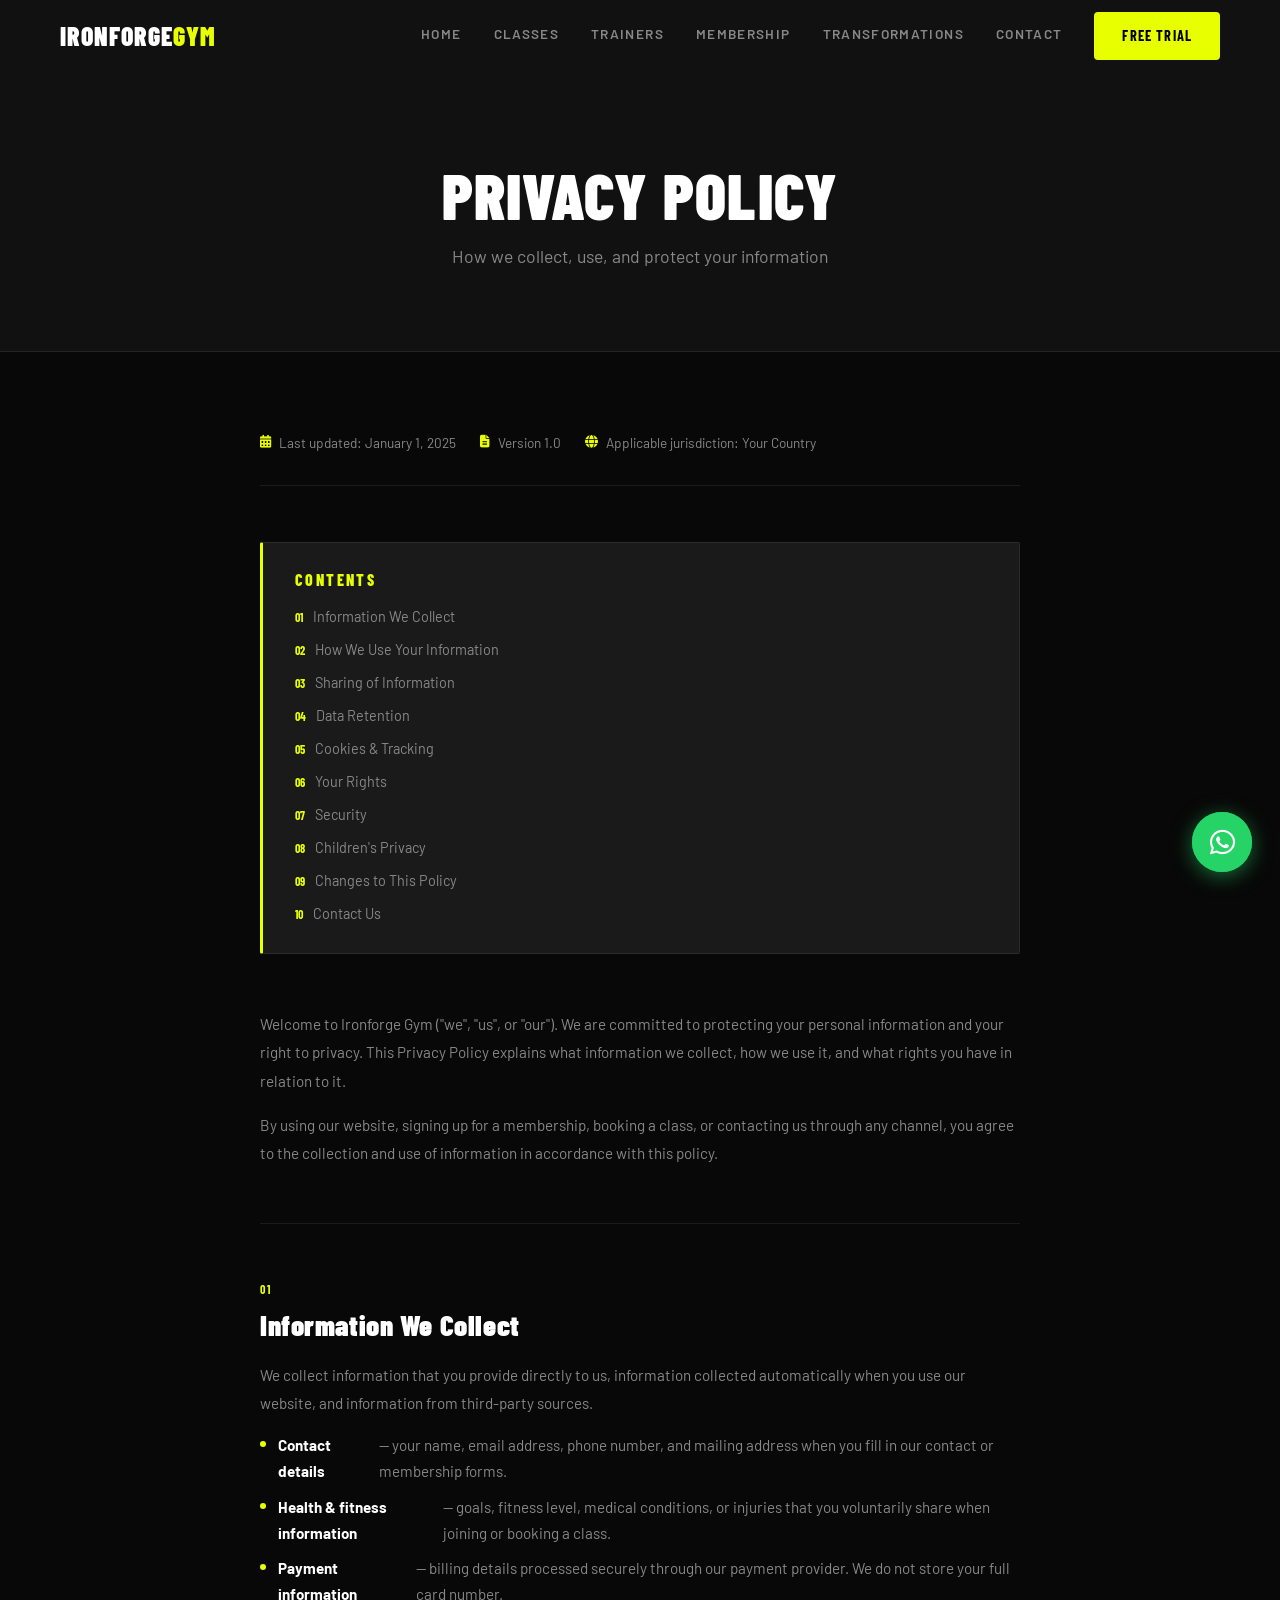
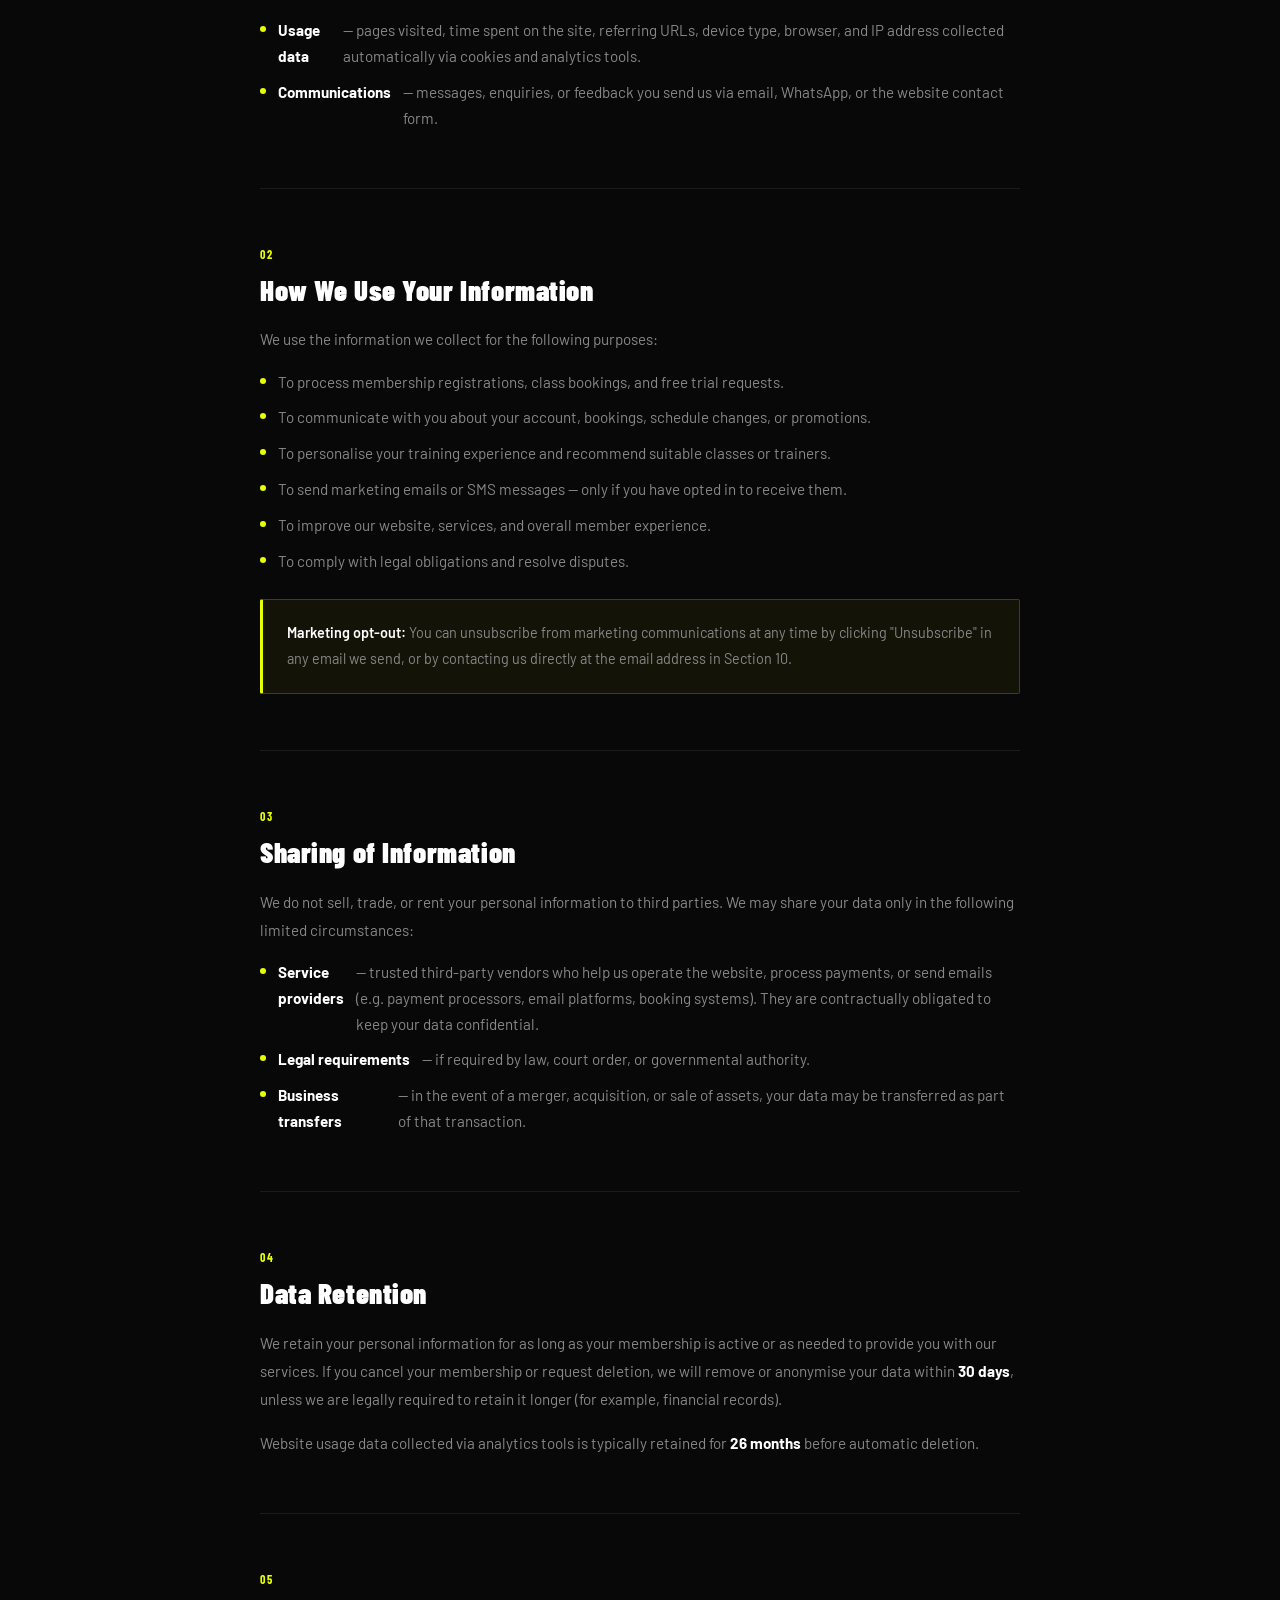
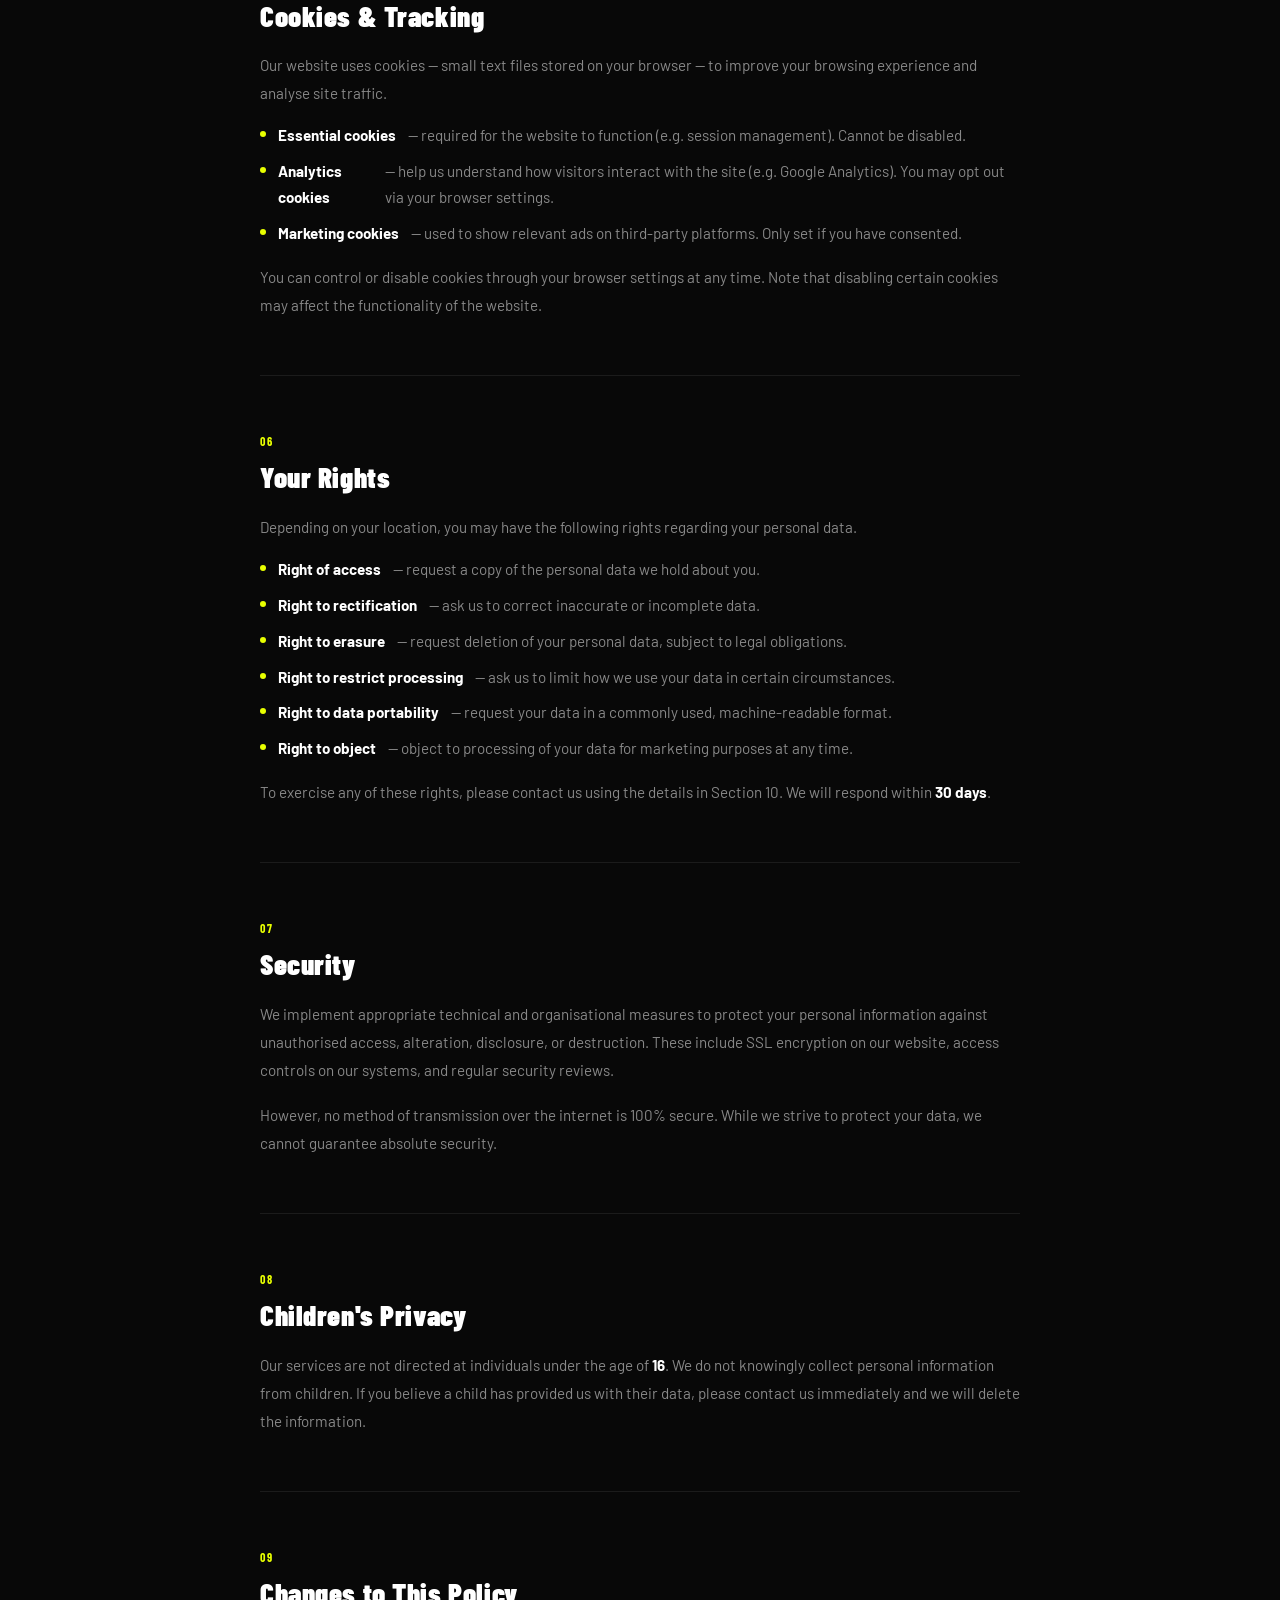
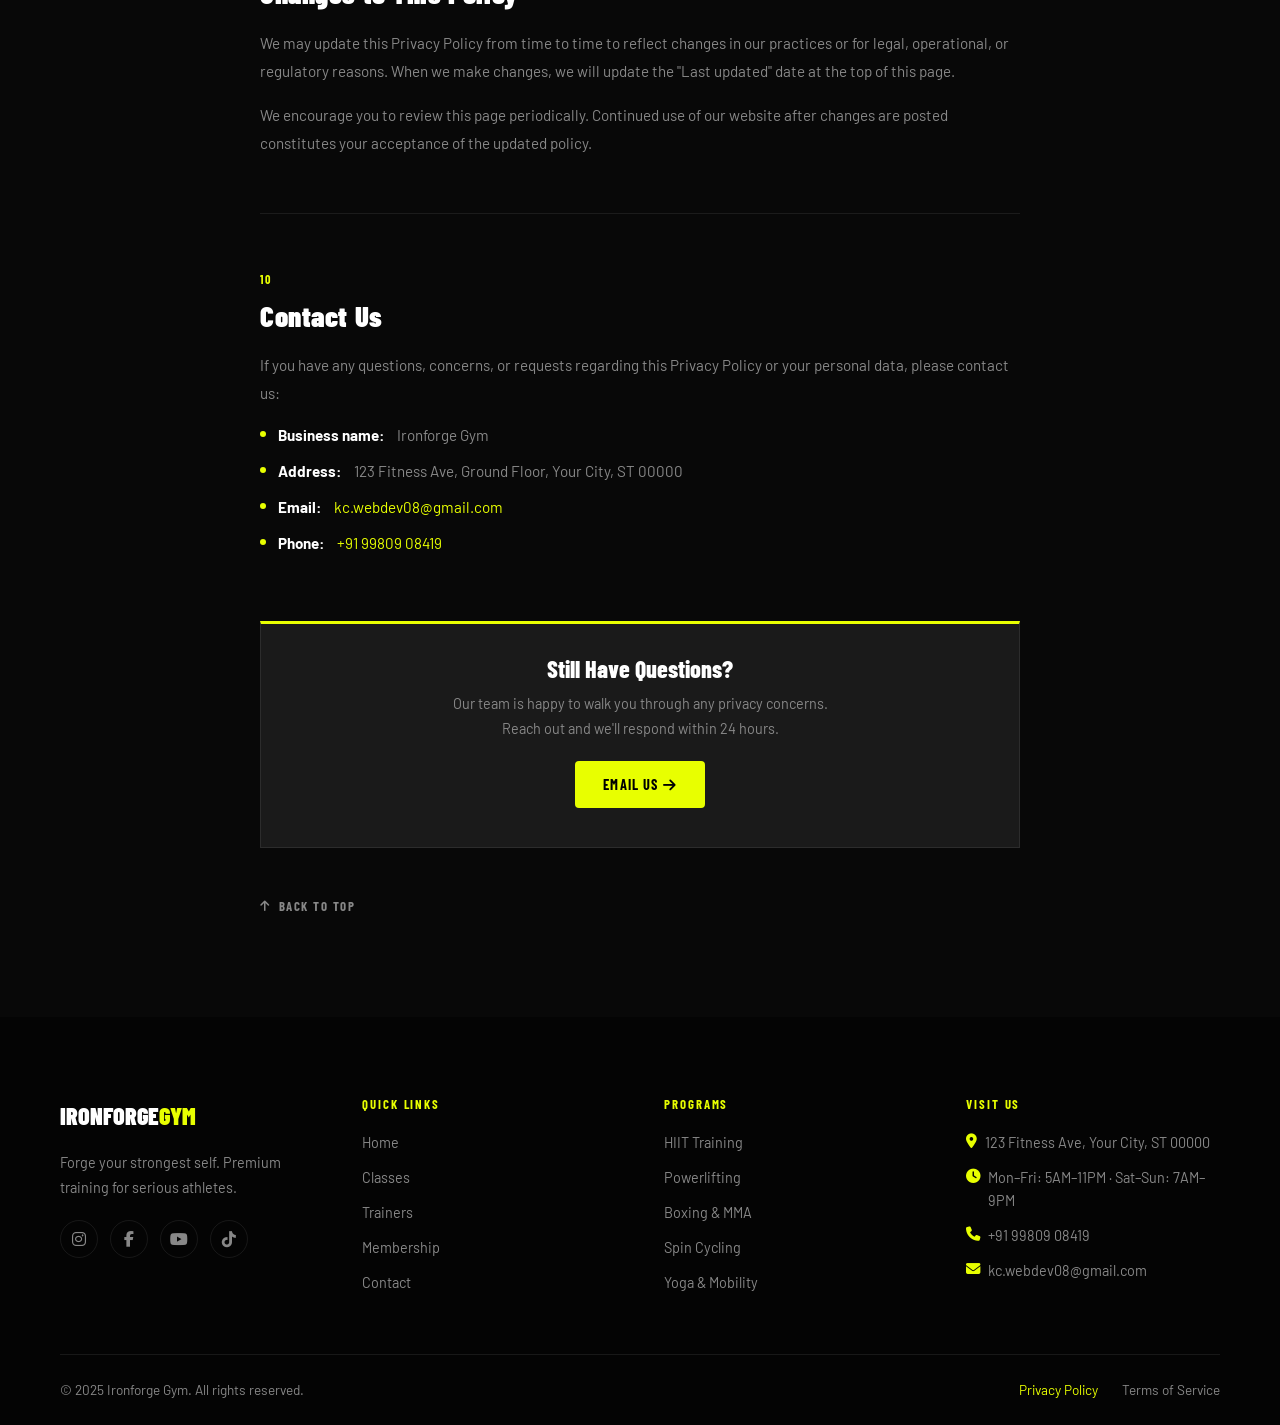
<file: privacy-policy.html>
<!DOCTYPE html>
<html lang="en">
<head>
  <meta charset="UTF-8">
  <meta name="viewport" content="width=device-width, initial-scale=1.0">
  <!-- CLIENT EDIT: update description if gym name changes -->
  <meta name="description" content="Privacy Policy for Ironforge Gym — how we collect, use, and protect your personal data.">
  <title>Privacy Policy | Ironforge Gym</title>
  <link href="https://fonts.googleapis.com/css2?family=Barlow+Condensed:wght@600;700;800;900&family=Barlow:wght@400;500;600&display=swap" rel="stylesheet">
  <link rel="stylesheet" href="https://cdnjs.cloudflare.com/ajax/libs/font-awesome/6.4.0/css/all.min.css">
  <!-- Shared stylesheet — same as every other page -->
  <link rel="stylesheet" href="./css/styles.css">

  <style>
    /* ============================================================
       PRIVACY POLICY PAGE — Page-specific styles
       These do not affect any other page on the site.
       ============================================================ */

    /* --- Wrapper that centres the policy document --- */
    .policy-wrapper {
      max-width: 800px;
      margin: 0 auto;
      padding: 80px 20px 100px;
    }

    /* --- Meta line shown just below the page header --- */
    .policy-meta {
      display: flex;
      align-items: center;
      gap: 24px;
      flex-wrap: wrap;
      margin-bottom: 56px;
      padding-bottom: 32px;
      border-bottom: 1px solid var(--border-color);
    }
    .policy-meta-item {
      display: flex;
      align-items: center;
      gap: 8px;
      font-family: 'Barlow', sans-serif;
      font-size: 0.85rem;
      color: var(--text-light);
    }
    .policy-meta-item i {
      color: var(--primary-color);
      font-size: 0.8rem;
    }

    /* --- Table of contents box --- */
    .policy-toc {
      background: var(--surface-2);
      border: 1px solid var(--border-color);
      border-left: 3px solid var(--primary-color);
      padding: 28px 32px;
      margin-bottom: 56px;
      border-radius: 2px;
    }
    .policy-toc h2 {
      font-family: 'Barlow Condensed', sans-serif;
      font-weight: 800;
      font-size: 1rem;
      text-transform: uppercase;
      letter-spacing: 0.15em;
      color: var(--primary-color);
      margin-bottom: 16px;
    }
    .policy-toc ol {
      list-style: none;
      padding: 0;
      margin: 0;
      counter-reset: toc-counter;
      display: flex;
      flex-direction: column;
      gap: 10px;
    }
    .policy-toc ol li {
      counter-increment: toc-counter;
      display: flex;
      align-items: baseline;
      gap: 10px;
    }
    .policy-toc ol li::before {
      content: counter(toc-counter, decimal-leading-zero);
      font-family: 'Barlow Condensed', sans-serif;
      font-weight: 700;
      font-size: 0.75rem;
      color: var(--primary-color);
      flex-shrink: 0;
    }
    .policy-toc ol li a {
      font-family: 'Barlow', sans-serif;
      font-size: 0.9rem;
      color: var(--text-light);
      text-decoration: none;
      transition: color 0.2s;
    }
    .policy-toc ol li a:hover {
      color: var(--white);
    }

    /* --- Each policy section --- */
    .policy-section {
      margin-bottom: 56px;
      scroll-margin-top: 96px; /* offset for fixed navbar */
    }
    .policy-section-number {
      font-family: 'Barlow Condensed', sans-serif;
      font-weight: 700;
      font-size: 0.75rem;
      text-transform: uppercase;
      letter-spacing: 0.2em;
      color: var(--primary-color);
      display: block;
      margin-bottom: 10px;
    }
    .policy-section h2 {
      font-family: 'Barlow Condensed', sans-serif;
      font-weight: 900;
      font-size: 1.8rem;
      color: var(--white);
      margin-bottom: 20px;
      letter-spacing: 0.02em;
    }
    .policy-section p {
      font-family: 'Barlow', sans-serif;
      font-size: 0.95rem;
      color: var(--text-light);
      line-height: 1.85;
      margin-bottom: 16px;
    }
    .policy-section p:last-child {
      margin-bottom: 0;
    }
    .policy-section ul {
      list-style: none;
      padding: 0;
      margin: 16px 0;
      display: flex;
      flex-direction: column;
      gap: 10px;
    }
    .policy-section ul li {
      font-family: 'Barlow', sans-serif;
      font-size: 0.95rem;
      color: var(--text-light);
      line-height: 1.7;
      display: flex;
      gap: 12px;
      align-items: flex-start;
    }
    .policy-section ul li::before {
      content: '';
      width: 6px;
      height: 6px;
      border-radius: 50%;
      background: var(--primary-color);
      flex-shrink: 0;
      margin-top: 8px;
    }

    /* --- Divider between sections --- */
    .policy-divider {
      width: 100%;
      height: 1px;
      background: var(--border-color);
      margin-bottom: 56px;
    }

    /* --- Highlight box for important notices --- */
    .policy-highlight {
      background: rgba(232, 255, 0, 0.05);
      border: 1px solid rgba(232, 255, 0, 0.2);
      border-left: 3px solid var(--primary-color);
      padding: 20px 24px;
      margin: 24px 0;
      border-radius: 2px;
    }
    .policy-highlight p {
      margin: 0;
      font-size: 0.9rem;
    }
    .policy-highlight strong {
      color: var(--white);
      font-weight: 600;
    }

    /* --- Contact box at the end --- */
    .policy-contact-box {
      background: var(--surface-2);
      border: 1px solid var(--border-color);
      border-top: 3px solid var(--primary-color);
      padding: 32px;
      margin-top: 64px;
      text-align: center;
    }
    .policy-contact-box h3 {
      font-family: 'Barlow Condensed', sans-serif;
      font-weight: 800;
      font-size: 1.5rem;
      color: var(--white);
      margin-bottom: 10px;
    }
    .policy-contact-box p {
      font-family: 'Barlow', sans-serif;
      font-size: 0.9rem;
      color: var(--text-light);
      margin-bottom: 20px;
      line-height: 1.7;
    }
    .policy-contact-box a.btn {
      margin: 0 auto;
    }

    /* --- Back to top button --- */
    .back-to-top {
      display: inline-flex;
      align-items: center;
      gap: 8px;
      font-family: 'Barlow Condensed', sans-serif;
      font-weight: 700;
      font-size: 0.8rem;
      text-transform: uppercase;
      letter-spacing: 0.12em;
      color: var(--text-light);
      text-decoration: none;
      margin-top: 48px;
      transition: color 0.2s;
    }
    .back-to-top:hover {
      color: var(--primary-color);
    }
    .back-to-top i {
      font-size: 0.75rem;
    }
  </style>
</head>
<body>

  <!-- NAVBAR (scrolled = always opaque on inner pages) -->
  <header class="header scrolled">
    <div class="container">
      <!-- CLIENT EDIT: update gym name if it changes -->
      <a href="./index.html" class="logo">IRONFORGE<span>GYM</span></a>
      <div class="mobile-menu-toggle">
        <i class="fas fa-bars"></i>
      </div>
      <nav class="nav-links">
        <a href="./index.html">Home</a>
        <a href="./classes.html">Classes</a>
        <a href="./trainers.html">Trainers</a>
        <a href="./membership.html">Membership</a>
        <a href="./transformations.html">Transformations</a>
        <a href="./contact.html">Contact</a>
        <a href="./contact.html" class="btn btn-primary">Free Trial</a>
      </nav>
    </div>
  </header>

  <!-- PAGE HEADER -->
  <div class="page-header">
    <div class="container fade-in">
      <h1>PRIVACY POLICY</h1>
      <p>How we collect, use, and protect your information</p>
    </div>
  </div>

  <!-- POLICY CONTENT -->
  <section style="background: var(--dark-bg);">
    <div class="policy-wrapper">

      <!-- ── Meta bar ─────────────────────────────── -->
      <div class="policy-meta fade-in">
        <!-- CLIENT EDIT: update "Last updated" date whenever you revise this page -->
        <div class="policy-meta-item">
          <i class="fas fa-calendar-alt"></i>
          <span>Last updated: January 1, 2025</span>
        </div>
        <!-- CLIENT EDIT: update version number if you keep revisions -->
        <div class="policy-meta-item">
          <i class="fas fa-file-alt"></i>
          <span>Version 1.0</span>
        </div>
        <!-- CLIENT EDIT: update jurisdiction to your country / state -->
        <div class="policy-meta-item">
          <i class="fas fa-globe"></i>
          <span>Applicable jurisdiction: Your Country</span>
        </div>
      </div>

      <!-- ── Table of Contents ─────────────────────── -->
      <div class="policy-toc fade-in">
        <h2>Contents</h2>
        <ol>
          <li><a href="#section-1">Information We Collect</a></li>
          <li><a href="#section-2">How We Use Your Information</a></li>
          <li><a href="#section-3">Sharing of Information</a></li>
          <li><a href="#section-4">Data Retention</a></li>
          <li><a href="#section-5">Cookies &amp; Tracking</a></li>
          <li><a href="#section-6">Your Rights</a></li>
          <li><a href="#section-7">Security</a></li>
          <li><a href="#section-8">Children's Privacy</a></li>
          <li><a href="#section-9">Changes to This Policy</a></li>
          <li><a href="#section-10">Contact Us</a></li>
        </ol>
      </div>

      <!-- ── Intro paragraph ───────────────────────── -->
      <div class="policy-section fade-in">
        <p>
          <!-- CLIENT EDIT: replace "Ironforge Gym" with your registered business name -->
          Welcome to Ironforge Gym ("we", "us", or "our"). We are committed to protecting your personal
          information and your right to privacy. This Privacy Policy explains what information we collect,
          how we use it, and what rights you have in relation to it.
        </p>
        <p>
          By using our website, signing up for a membership, booking a class, or contacting us through
          any channel, you agree to the collection and use of information in accordance with this policy.
        </p>
      </div>

      <div class="policy-divider"></div>

      <!-- ── Section 1 ──────────────────────────────── -->
      <div class="policy-section fade-in" id="section-1">
        <span class="policy-section-number">01</span>
        <h2>Information We Collect</h2>
        <p>
          We collect information that you provide directly to us, information collected automatically
          when you use our website, and information from third-party sources.
        </p>

        <!-- CLIENT EDIT: add or remove items from the list below to match what your gym actually collects -->
        <ul>
          <li><strong style="color:var(--white)">Contact details</strong> — your name, email address, phone number, and mailing address when you fill in our contact or membership forms.</li>
          <li><strong style="color:var(--white)">Health &amp; fitness information</strong> — goals, fitness level, medical conditions, or injuries that you voluntarily share when joining or booking a class.</li>
          <li><strong style="color:var(--white)">Payment information</strong> — billing details processed securely through our payment provider. We do not store your full card number.</li>
          <li><strong style="color:var(--white)">Usage data</strong> — pages visited, time spent on the site, referring URLs, device type, browser, and IP address collected automatically via cookies and analytics tools.</li>
          <li><strong style="color:var(--white)">Communications</strong> — messages, enquiries, or feedback you send us via email, WhatsApp, or the website contact form.</li>
        </ul>
      </div>

      <div class="policy-divider"></div>

      <!-- ── Section 2 ──────────────────────────────── -->
      <div class="policy-section fade-in" id="section-2">
        <span class="policy-section-number">02</span>
        <h2>How We Use Your Information</h2>
        <p>We use the information we collect for the following purposes:</p>

        <!-- CLIENT EDIT: adjust list to reflect your actual use cases -->
        <ul>
          <li>To process membership registrations, class bookings, and free trial requests.</li>
          <li>To communicate with you about your account, bookings, schedule changes, or promotions.</li>
          <li>To personalise your training experience and recommend suitable classes or trainers.</li>
          <li>To send marketing emails or SMS messages — only if you have opted in to receive them.</li>
          <li>To improve our website, services, and overall member experience.</li>
          <li>To comply with legal obligations and resolve disputes.</li>
        </ul>

        <div class="policy-highlight">
          <p><strong>Marketing opt-out:</strong> You can unsubscribe from marketing communications
          at any time by clicking "Unsubscribe" in any email we send, or by contacting us directly
          at the email address in Section 10.</p>
        </div>
      </div>

      <div class="policy-divider"></div>

      <!-- ── Section 3 ──────────────────────────────── -->
      <div class="policy-section fade-in" id="section-3">
        <span class="policy-section-number">03</span>
        <h2>Sharing of Information</h2>
        <p>
          We do not sell, trade, or rent your personal information to third parties. We may share
          your data only in the following limited circumstances:
        </p>

        <!-- CLIENT EDIT: update with actual third-party tools you use (booking software, payment processor, email platform, etc.) -->
        <ul>
          <li><strong style="color:var(--white)">Service providers</strong> — trusted third-party vendors who help us operate the website, process payments, or send emails (e.g. payment processors, email platforms, booking systems). They are contractually obligated to keep your data confidential.</li>
          <li><strong style="color:var(--white)">Legal requirements</strong> — if required by law, court order, or governmental authority.</li>
          <li><strong style="color:var(--white)">Business transfers</strong> — in the event of a merger, acquisition, or sale of assets, your data may be transferred as part of that transaction.</li>
        </ul>
      </div>

      <div class="policy-divider"></div>

      <!-- ── Section 4 ──────────────────────────────── -->
      <div class="policy-section fade-in" id="section-4">
        <span class="policy-section-number">04</span>
        <h2>Data Retention</h2>
        <p>
          <!-- CLIENT EDIT: update retention period to match your actual policy -->
          We retain your personal information for as long as your membership is active or as
          needed to provide you with our services. If you cancel your membership or request
          deletion, we will remove or anonymise your data within <strong style="color:var(--white)">30 days</strong>,
          unless we are legally required to retain it longer (for example, financial records).
        </p>
        <p>
          Website usage data collected via analytics tools is typically retained for
          <strong style="color:var(--white)">26 months</strong> before automatic deletion.
          <!-- CLIENT EDIT: match this to your analytics platform's actual retention setting -->
        </p>
      </div>

      <div class="policy-divider"></div>

      <!-- ── Section 5 ──────────────────────────────── -->
      <div class="policy-section fade-in" id="section-5">
        <span class="policy-section-number">05</span>
        <h2>Cookies &amp; Tracking</h2>
        <p>
          Our website uses cookies — small text files stored on your browser — to improve your
          browsing experience and analyse site traffic.
        </p>

        <!-- CLIENT EDIT: update to reflect the actual cookies / analytics tools you use -->
        <ul>
          <li><strong style="color:var(--white)">Essential cookies</strong> — required for the website to function (e.g. session management). Cannot be disabled.</li>
          <li><strong style="color:var(--white)">Analytics cookies</strong> — help us understand how visitors interact with the site (e.g. Google Analytics). You may opt out via your browser settings.</li>
          <li><strong style="color:var(--white)">Marketing cookies</strong> — used to show relevant ads on third-party platforms. Only set if you have consented.</li>
        </ul>

        <p>
          You can control or disable cookies through your browser settings at any time.
          Note that disabling certain cookies may affect the functionality of the website.
        </p>
      </div>

      <div class="policy-divider"></div>

      <!-- ── Section 6 ──────────────────────────────── -->
      <div class="policy-section fade-in" id="section-6">
        <span class="policy-section-number">06</span>
        <h2>Your Rights</h2>
        <p>
          Depending on your location, you may have the following rights regarding your personal data.
          <!-- CLIENT EDIT: update rights section to match the data protection laws of your country (e.g. GDPR for EU, PDPB for India) -->
        </p>

        <ul>
          <li><strong style="color:var(--white)">Right of access</strong> — request a copy of the personal data we hold about you.</li>
          <li><strong style="color:var(--white)">Right to rectification</strong> — ask us to correct inaccurate or incomplete data.</li>
          <li><strong style="color:var(--white)">Right to erasure</strong> — request deletion of your personal data, subject to legal obligations.</li>
          <li><strong style="color:var(--white)">Right to restrict processing</strong> — ask us to limit how we use your data in certain circumstances.</li>
          <li><strong style="color:var(--white)">Right to data portability</strong> — request your data in a commonly used, machine-readable format.</li>
          <li><strong style="color:var(--white)">Right to object</strong> — object to processing of your data for marketing purposes at any time.</li>
        </ul>

        <p>
          To exercise any of these rights, please contact us using the details in Section 10.
          We will respond within <strong style="color:var(--white)">30 days</strong>.
        </p>
      </div>

      <div class="policy-divider"></div>

      <!-- ── Section 7 ──────────────────────────────── -->
      <div class="policy-section fade-in" id="section-7">
        <span class="policy-section-number">07</span>
        <h2>Security</h2>
        <p>
          We implement appropriate technical and organisational measures to protect your personal
          information against unauthorised access, alteration, disclosure, or destruction. These
          include SSL encryption on our website, access controls on our systems, and regular
          security reviews.
        </p>
        <p>
          However, no method of transmission over the internet is 100% secure. While we strive
          to protect your data, we cannot guarantee absolute security.
        </p>
      </div>

      <div class="policy-divider"></div>

      <!-- ── Section 8 ──────────────────────────────── -->
      <div class="policy-section fade-in" id="section-8">
        <span class="policy-section-number">08</span>
        <h2>Children's Privacy</h2>
        <p>
          <!-- CLIENT EDIT: adjust age threshold to match your jurisdiction (13 for US COPPA, 16 for GDPR in some EU countries) -->
          Our services are not directed at individuals under the age of <strong style="color:var(--white)">16</strong>.
          We do not knowingly collect personal information from children. If you believe a child
          has provided us with their data, please contact us immediately and we will delete the
          information.
        </p>
      </div>

      <div class="policy-divider"></div>

      <!-- ── Section 9 ──────────────────────────────── -->
      <div class="policy-section fade-in" id="section-9">
        <span class="policy-section-number">09</span>
        <h2>Changes to This Policy</h2>
        <p>
          We may update this Privacy Policy from time to time to reflect changes in our practices
          or for legal, operational, or regulatory reasons. When we make changes, we will update
          the "Last updated" date at the top of this page.
        </p>
        <p>
          We encourage you to review this page periodically. Continued use of our website after
          changes are posted constitutes your acceptance of the updated policy.
        </p>
      </div>

      <div class="policy-divider"></div>

      <!-- ── Section 10 ─────────────────────────────── -->
      <div class="policy-section fade-in" id="section-10">
        <span class="policy-section-number">10</span>
        <h2>Contact Us</h2>
        <p>
          If you have any questions, concerns, or requests regarding this Privacy Policy or
          your personal data, please contact us:
        </p>

        <!-- CLIENT EDIT: update ALL contact details below -->
        <ul>
          <li><strong style="color:var(--white)">Business name:</strong> Ironforge Gym</li>
          <li><strong style="color:var(--white)">Address:</strong> 123 Fitness Ave, Ground Floor, Your City, ST 00000</li>
          <li><strong style="color:var(--white)">Email:</strong> <a href="mailto:kc.webdev08@gmail.com" style="color:var(--primary-color);">kc.webdev08@gmail.com</a></li>
          <li><strong style="color:var(--white)">Phone:</strong> <a href="tel:+919980908419" style="color:var(--primary-color);">+91 99809 08419</a></li>
        </ul>
      </div>

      <!-- ── Bottom CTA box ─────────────────────────── -->
      <div class="policy-contact-box fade-in">
        <h3>Still Have Questions?</h3>
        <p>Our team is happy to walk you through any privacy concerns.<br>Reach out and we'll respond within 24 hours.</p>
        <!-- CLIENT EDIT: update email href if email address changes -->
        <a href="mailto:info@ironforgegym.com" class="btn btn-primary">
          EMAIL US <i class="fas fa-arrow-right"></i>
        </a>
      </div>

      <!-- Back to top -->
      <a href="#" class="back-to-top">
        <i class="fas fa-arrow-up"></i> Back to Top
      </a>

    </div>
  </section>

  <!-- FOOTER -->
  <footer class="footer">
    <div class="container">
      <div class="footer-grid">
        <div class="footer-col">
          <!-- CLIENT EDIT: gym name -->
          <a href="./index.html" class="footer-logo">IRONFORGE<span>GYM</span></a>
          <p>Forge your strongest self. Premium training for serious athletes.</p>
          <div class="social-icons">
            <!-- CLIENT EDIT: replace # with your real social media URLs -->
            <a href="#" aria-label="Instagram"><i class="fab fa-instagram"></i></a>
            <a href="#" aria-label="Facebook"><i class="fab fa-facebook-f"></i></a>
            <a href="#" aria-label="YouTube"><i class="fab fa-youtube"></i></a>
            <a href="#" aria-label="TikTok"><i class="fab fa-tiktok"></i></a>
          </div>
        </div>
        <div class="footer-col">
          <h3>Quick Links</h3>
          <div class="footer-links">
            <a href="./index.html">Home</a>
            <a href="./classes.html">Classes</a>
            <a href="./trainers.html">Trainers</a>
            <a href="./membership.html">Membership</a>
            <a href="./contact.html">Contact</a>
          </div>
        </div>
        <div class="footer-col">
          <h3>Programs</h3>
          <div class="footer-links">
            <a href="./classes.html">HIIT Training</a>
            <a href="./classes.html">Powerlifting</a>
            <a href="./classes.html">Boxing &amp; MMA</a>
            <a href="./classes.html">Spin Cycling</a>
            <a href="./classes.html">Yoga &amp; Mobility</a>
          </div>
        </div>
        <div class="footer-col">
          <h3>Visit Us</h3>
          <div class="footer-links">
            <!-- CLIENT EDIT: address -->
            <span><i class="fas fa-map-marker-alt"></i>123 Fitness Ave, Your City, ST 00000</span>
            <!-- CLIENT EDIT: opening hours -->
            <span><i class="fas fa-clock"></i>Mon–Fri: 5AM–11PM · Sat–Sun: 7AM–9PM</span>
            <!-- CLIENT EDIT: phone number -->
            <a href="tel:+919980908419"><i class="fas fa-phone"></i>+91 99809 08419</a>
            <!-- CLIENT EDIT: email -->
            <a href="mailto:kc.webdev08@gmail.com"><i class="fas fa-envelope"></i>kc.webdev08@gmail.com</a>
          </div>
        </div>
      </div>
      <div class="footer-bottom">
        <!-- CLIENT EDIT: year and gym name -->
        <p>&copy; 2025 Ironforge Gym. All rights reserved.</p>
        <div>
          <a href="./privacy-policy.html" style="color:var(--primary-color);">Privacy Policy</a>
          <a href="./terms-of-service.html">Terms of Service</a>
        </div>
      </div>
    </div>
  </footer>

  <!-- WHATSAPP FLOATING BUTTON -->
  <!-- CLIENT EDIT: update phone number — format: https://wa.me/COUNTRYCODEPHONENUMBER -->
  <a href="https://wa.me/9980908419" class="whatsapp-float" target="_blank" rel="noopener noreferrer" aria-label="Chat with us on WhatsApp">
    <i class="fab fa-whatsapp"></i>
  </a>

  <script src="./js/script.js"></script>
</body>
</html>
</file>
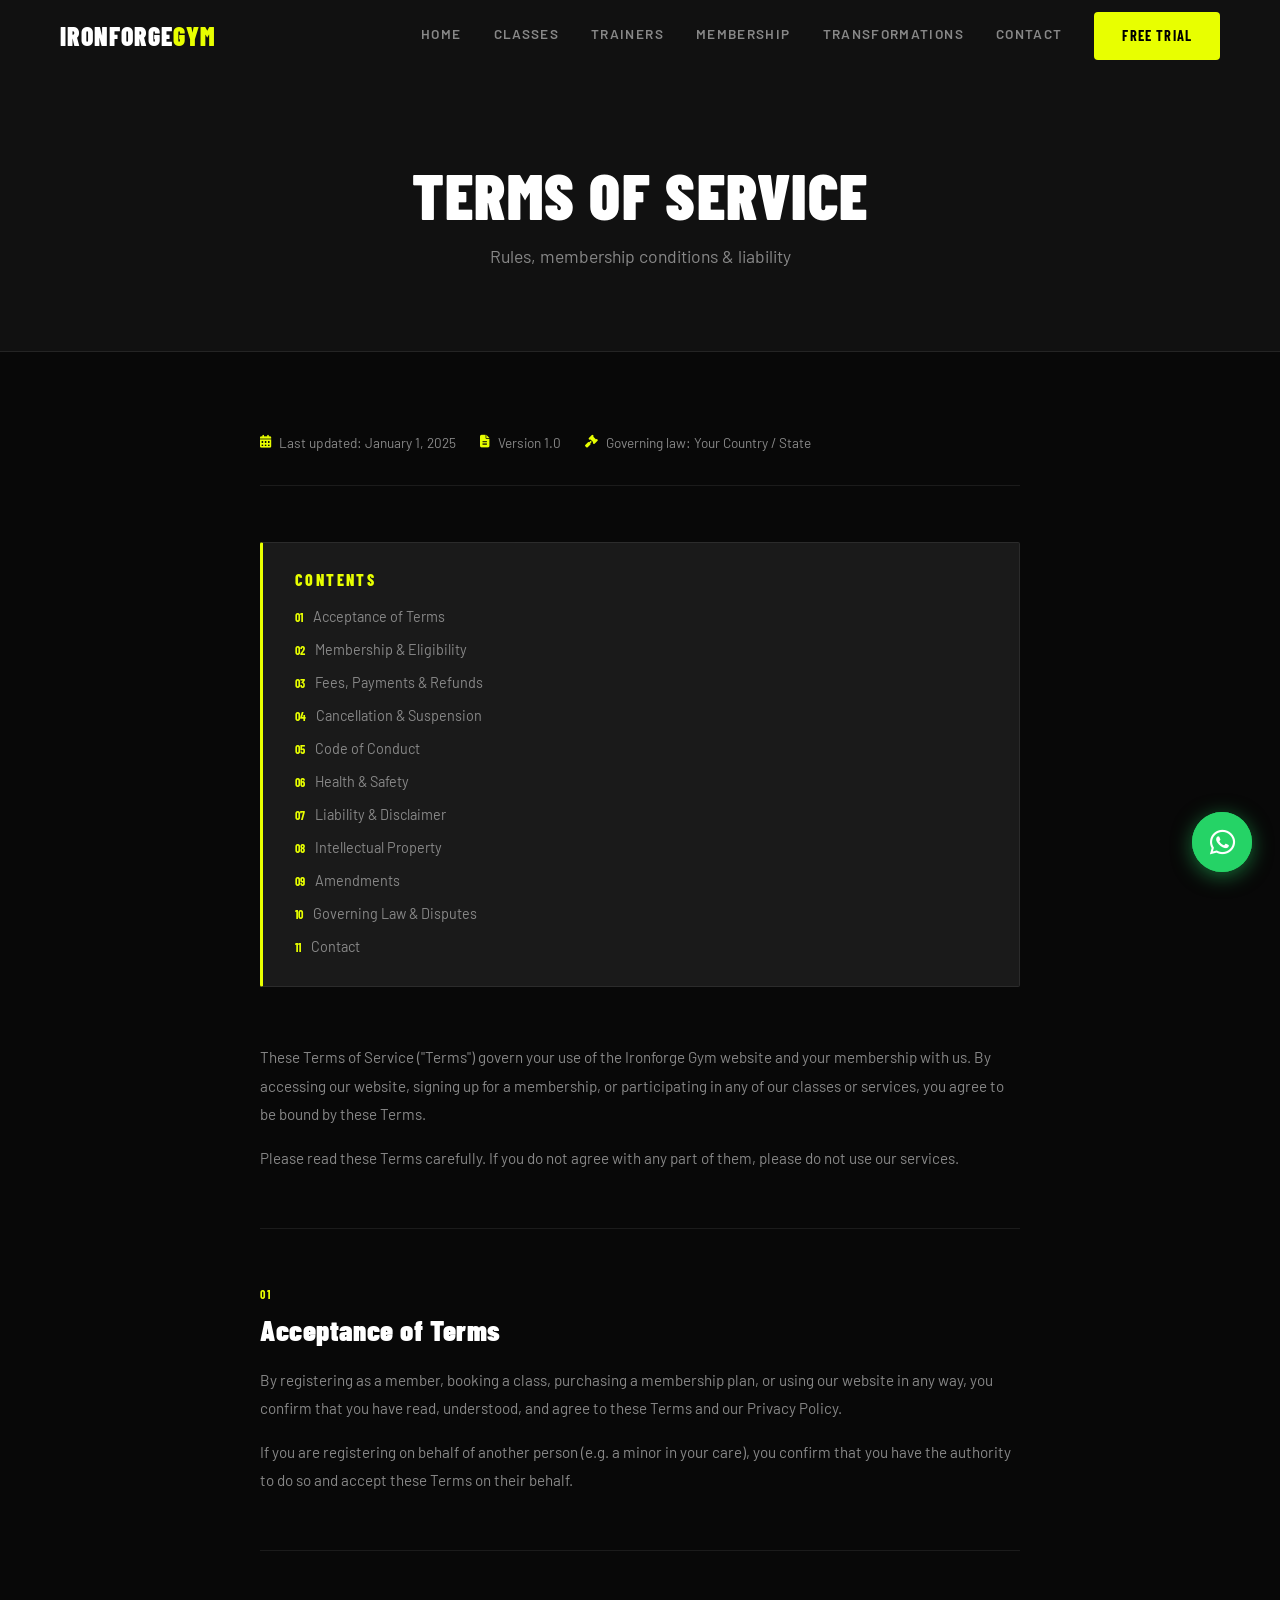
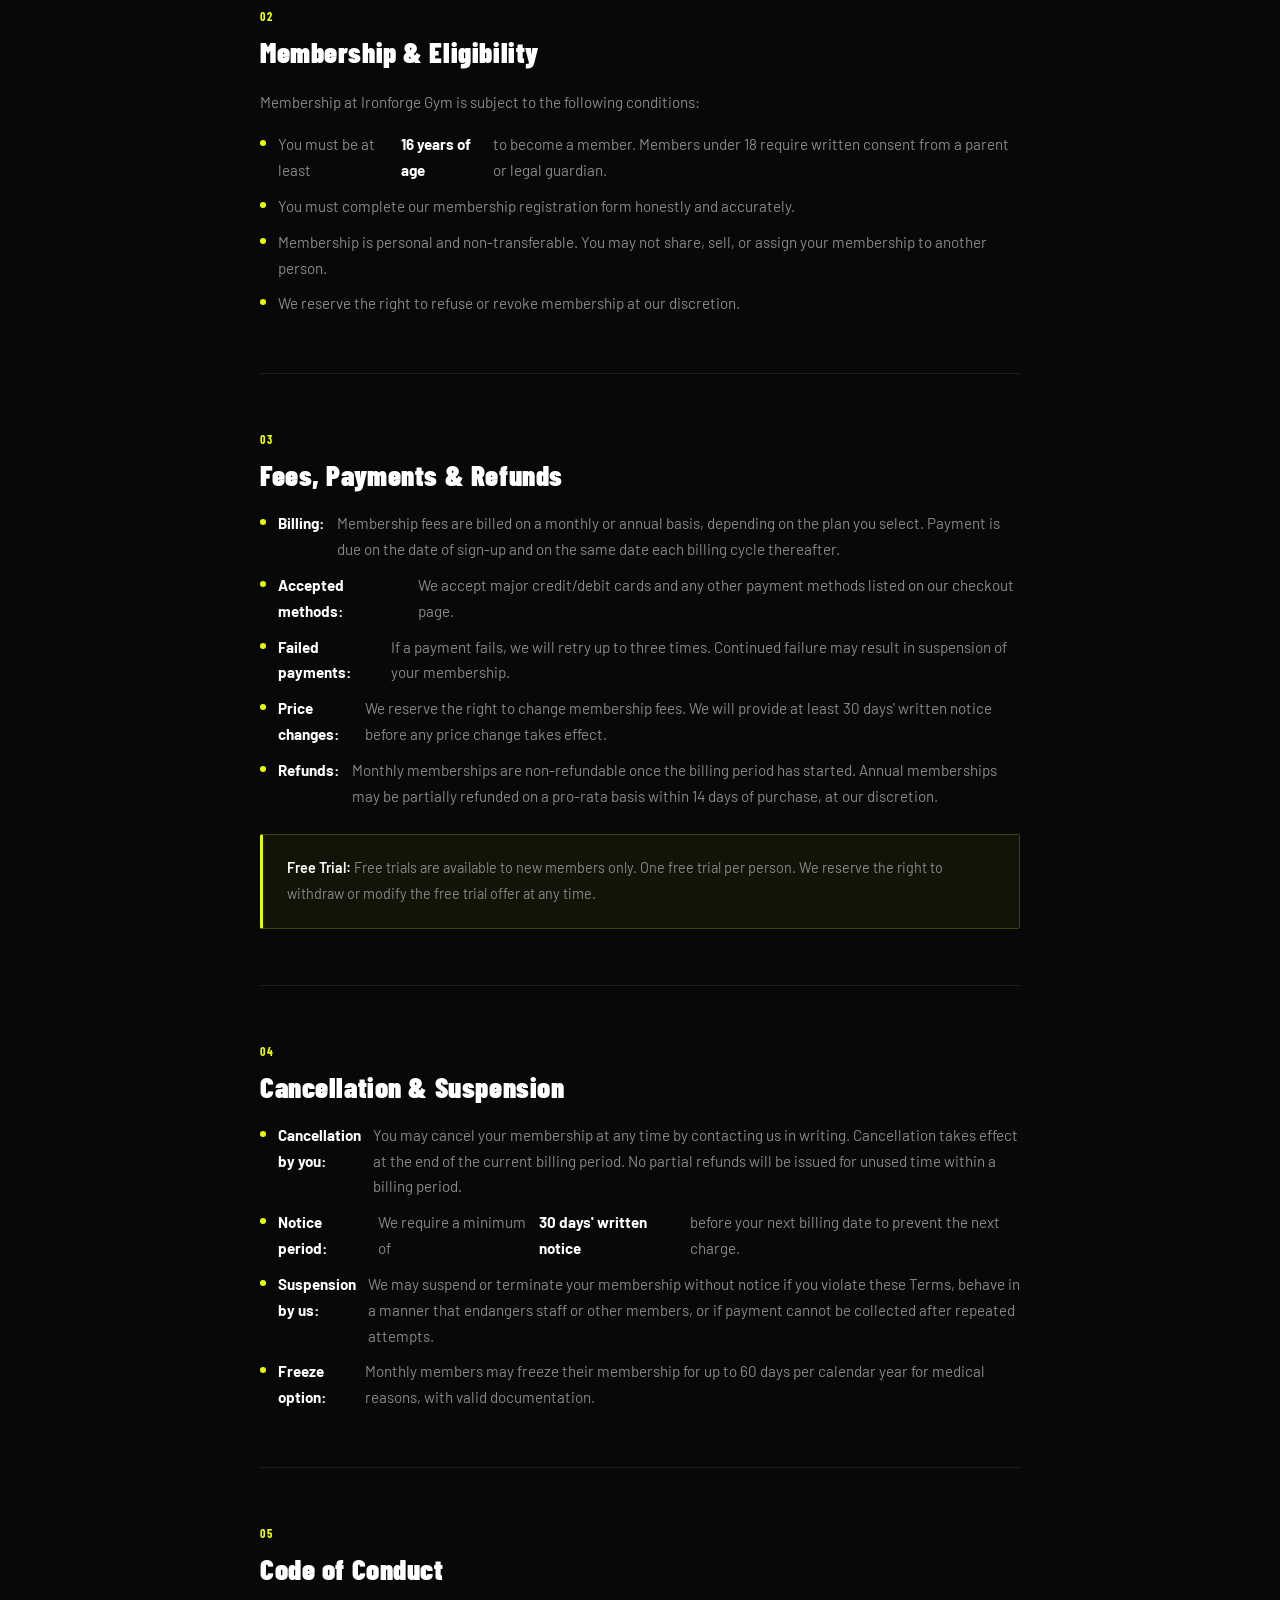
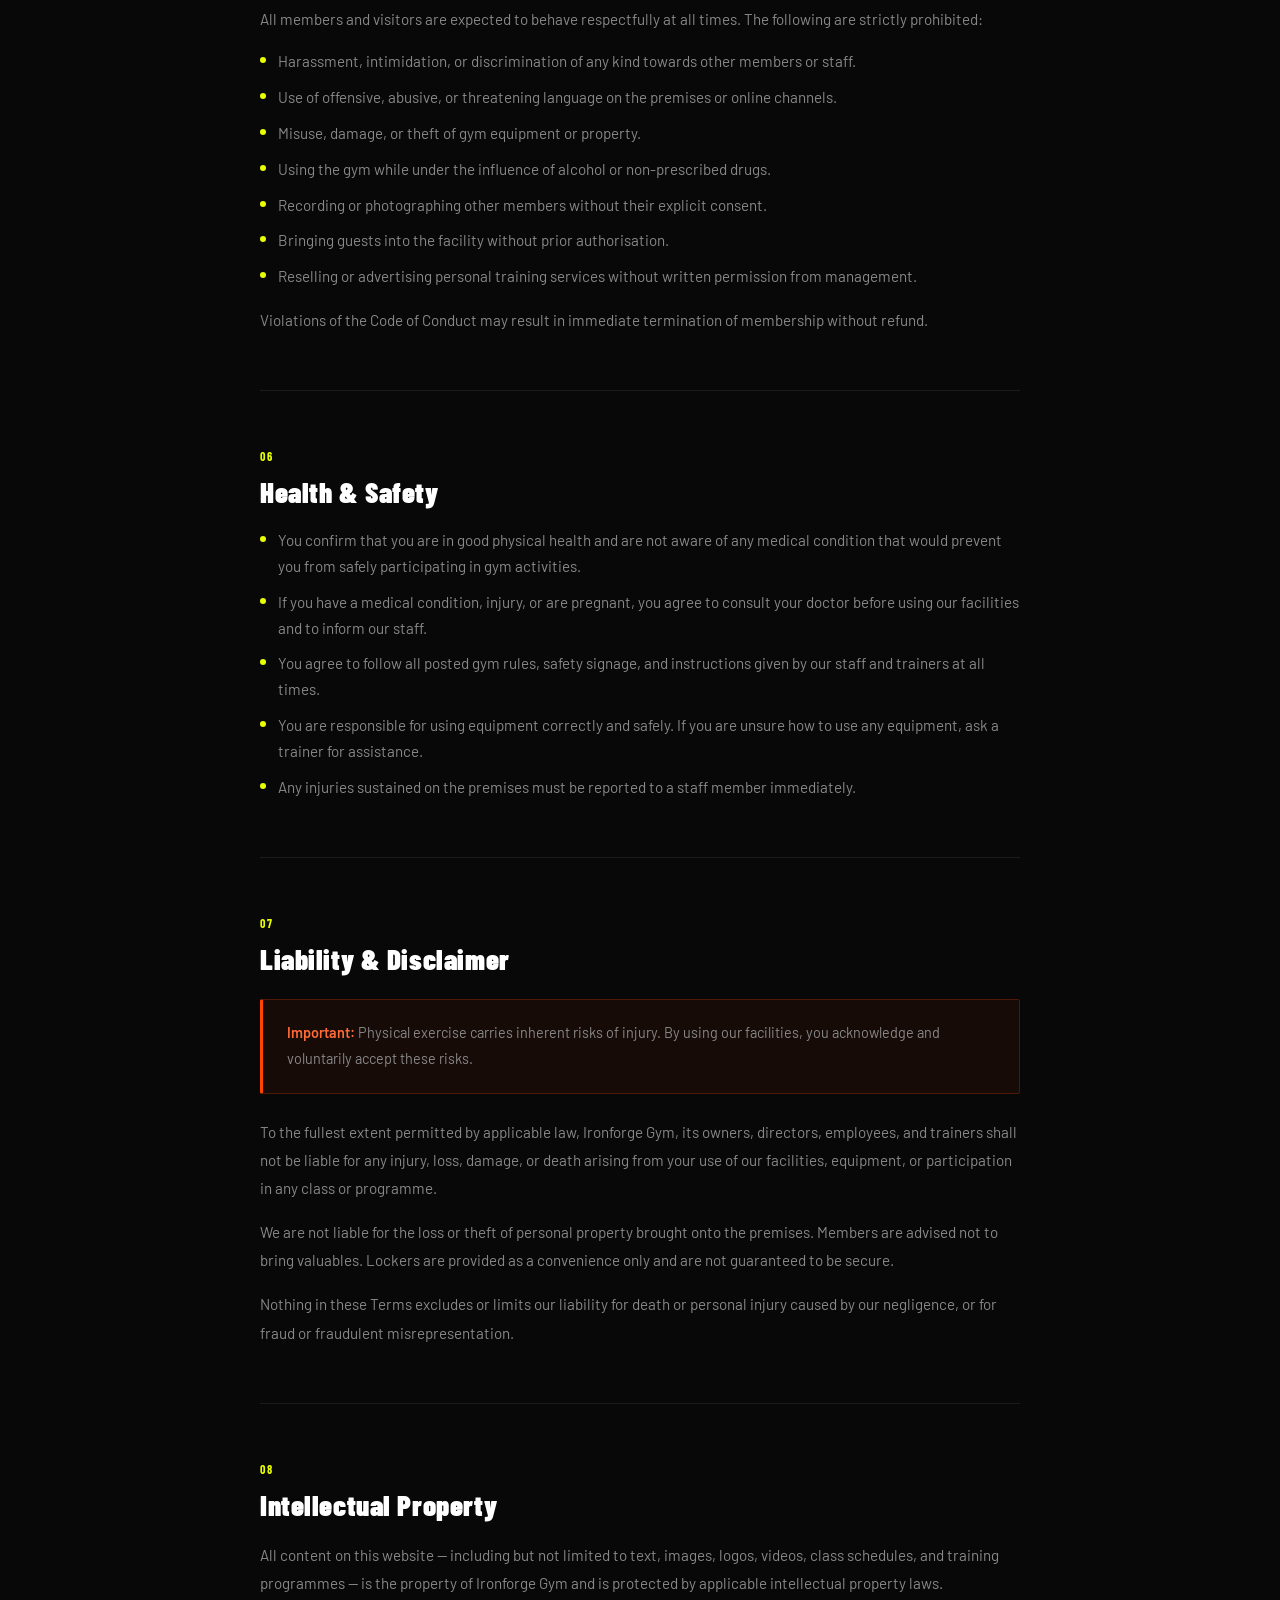
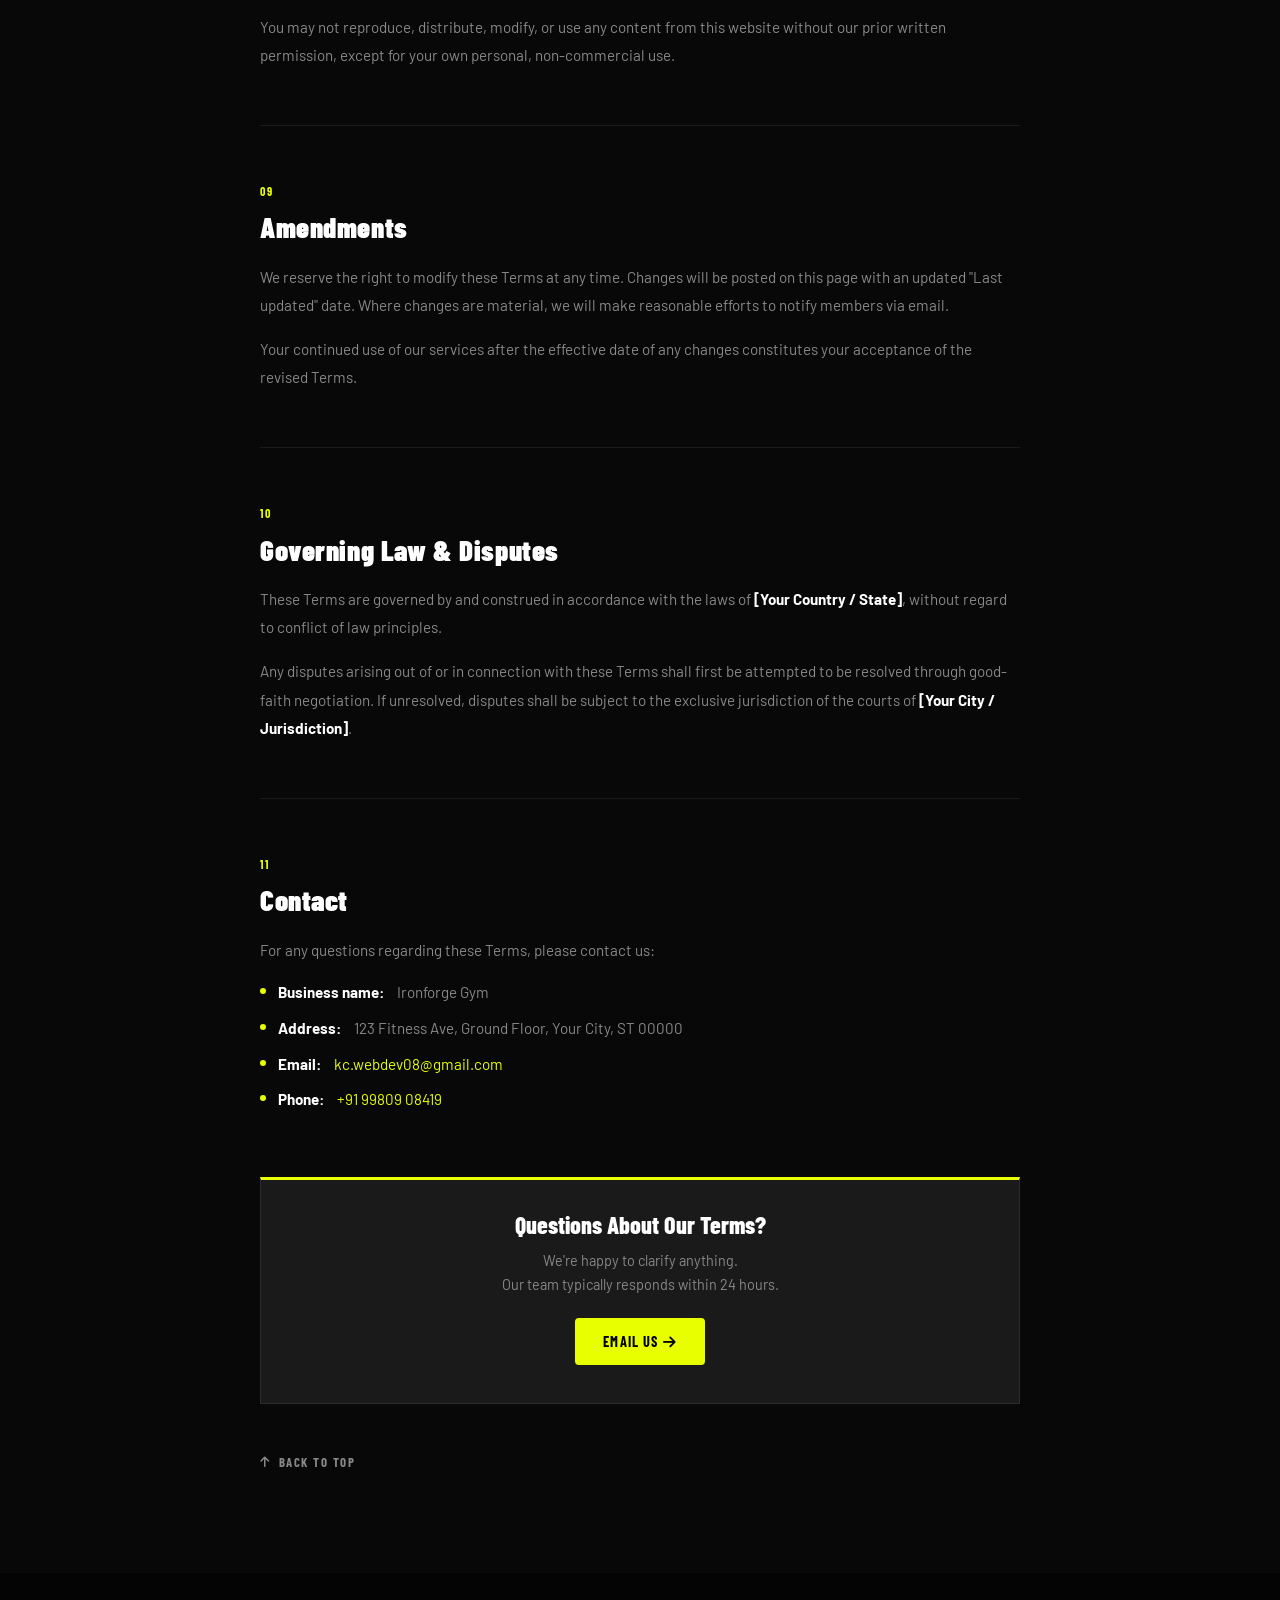
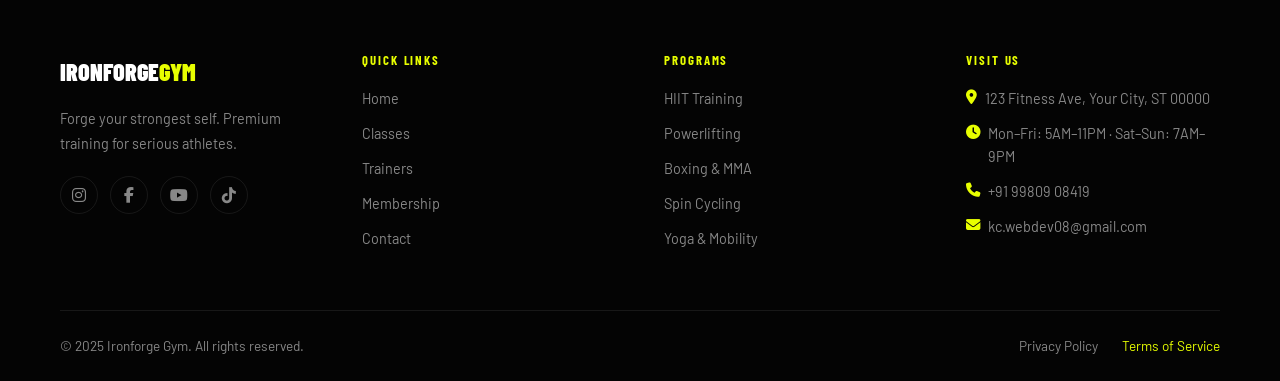
<file: terms-of-service.html>
<!DOCTYPE html>
<html lang="en">
<head>
  <meta charset="UTF-8">
  <meta name="viewport" content="width=device-width, initial-scale=1.0">
  <!-- CLIENT EDIT: update description if gym name changes -->
  <meta name="description" content="Terms of Service for Ironforge Gym — rules, membership conditions, and liability information.">
  <title>Terms of Service | Ironforge Gym</title>
  <link href="https://fonts.googleapis.com/css2?family=Barlow+Condensed:wght@600;700;800;900&family=Barlow:wght@400;500;600&display=swap" rel="stylesheet">
  <link rel="stylesheet" href="https://cdnjs.cloudflare.com/ajax/libs/font-awesome/6.4.0/css/all.min.css">
  <!-- Shared stylesheet — same as every other page -->
  <link rel="stylesheet" href="./css/styles.css">

  <style>
    /* ============================================================
       TERMS OF SERVICE PAGE — Page-specific styles
       Identical structure to privacy-policy.html for consistency.
       These do not affect any other page on the site.
       ============================================================ */

    .policy-wrapper {
      max-width: 800px;
      margin: 0 auto;
      padding: 80px 20px 100px;
    }

    .policy-meta {
      display: flex;
      align-items: center;
      gap: 24px;
      flex-wrap: wrap;
      margin-bottom: 56px;
      padding-bottom: 32px;
      border-bottom: 1px solid var(--border-color);
    }
    .policy-meta-item {
      display: flex;
      align-items: center;
      gap: 8px;
      font-family: 'Barlow', sans-serif;
      font-size: 0.85rem;
      color: var(--text-light);
    }
    .policy-meta-item i {
      color: var(--primary-color);
      font-size: 0.8rem;
    }

    .policy-toc {
      background: var(--surface-2);
      border: 1px solid var(--border-color);
      border-left: 3px solid var(--primary-color);
      padding: 28px 32px;
      margin-bottom: 56px;
      border-radius: 2px;
    }
    .policy-toc h2 {
      font-family: 'Barlow Condensed', sans-serif;
      font-weight: 800;
      font-size: 1rem;
      text-transform: uppercase;
      letter-spacing: 0.15em;
      color: var(--primary-color);
      margin-bottom: 16px;
    }
    .policy-toc ol {
      list-style: none;
      padding: 0;
      margin: 0;
      counter-reset: toc-counter;
      display: flex;
      flex-direction: column;
      gap: 10px;
    }
    .policy-toc ol li {
      counter-increment: toc-counter;
      display: flex;
      align-items: baseline;
      gap: 10px;
    }
    .policy-toc ol li::before {
      content: counter(toc-counter, decimal-leading-zero);
      font-family: 'Barlow Condensed', sans-serif;
      font-weight: 700;
      font-size: 0.75rem;
      color: var(--primary-color);
      flex-shrink: 0;
    }
    .policy-toc ol li a {
      font-family: 'Barlow', sans-serif;
      font-size: 0.9rem;
      color: var(--text-light);
      text-decoration: none;
      transition: color 0.2s;
    }
    .policy-toc ol li a:hover { color: var(--white); }

    .policy-section {
      margin-bottom: 56px;
      scroll-margin-top: 96px;
    }
    .policy-section-number {
      font-family: 'Barlow Condensed', sans-serif;
      font-weight: 700;
      font-size: 0.75rem;
      text-transform: uppercase;
      letter-spacing: 0.2em;
      color: var(--primary-color);
      display: block;
      margin-bottom: 10px;
    }
    .policy-section h2 {
      font-family: 'Barlow Condensed', sans-serif;
      font-weight: 900;
      font-size: 1.8rem;
      color: var(--white);
      margin-bottom: 20px;
      letter-spacing: 0.02em;
    }
    .policy-section p {
      font-family: 'Barlow', sans-serif;
      font-size: 0.95rem;
      color: var(--text-light);
      line-height: 1.85;
      margin-bottom: 16px;
    }
    .policy-section p:last-child { margin-bottom: 0; }
    .policy-section ul {
      list-style: none;
      padding: 0;
      margin: 16px 0;
      display: flex;
      flex-direction: column;
      gap: 10px;
    }
    .policy-section ul li {
      font-family: 'Barlow', sans-serif;
      font-size: 0.95rem;
      color: var(--text-light);
      line-height: 1.7;
      display: flex;
      gap: 12px;
      align-items: flex-start;
    }
    .policy-section ul li::before {
      content: '';
      width: 6px;
      height: 6px;
      border-radius: 50%;
      background: var(--primary-color);
      flex-shrink: 0;
      margin-top: 8px;
    }

    .policy-divider {
      width: 100%;
      height: 1px;
      background: var(--border-color);
      margin-bottom: 56px;
    }

    .policy-highlight {
      background: rgba(232, 255, 0, 0.05);
      border: 1px solid rgba(232, 255, 0, 0.2);
      border-left: 3px solid var(--primary-color);
      padding: 20px 24px;
      margin: 24px 0;
      border-radius: 2px;
    }
    .policy-highlight p { margin: 0; font-size: 0.9rem; }
    .policy-highlight strong { color: var(--white); font-weight: 600; }

    /* Warning-style highlight (red tint) for important liability clauses */
    .policy-warning {
      background: rgba(255, 69, 0, 0.06);
      border: 1px solid rgba(255, 69, 0, 0.25);
      border-left: 3px solid var(--secondary-color);
      padding: 20px 24px;
      margin: 24px 0;
      border-radius: 2px;
    }
    .policy-warning p { margin: 0; font-size: 0.9rem; }
    .policy-warning strong { color: #ff6b35; font-weight: 600; }

    .policy-contact-box {
      background: var(--surface-2);
      border: 1px solid var(--border-color);
      border-top: 3px solid var(--primary-color);
      padding: 32px;
      margin-top: 64px;
      text-align: center;
    }
    .policy-contact-box h3 {
      font-family: 'Barlow Condensed', sans-serif;
      font-weight: 800;
      font-size: 1.5rem;
      color: var(--white);
      margin-bottom: 10px;
    }
    .policy-contact-box p {
      font-family: 'Barlow', sans-serif;
      font-size: 0.9rem;
      color: var(--text-light);
      margin-bottom: 20px;
      line-height: 1.7;
    }

    .back-to-top {
      display: inline-flex;
      align-items: center;
      gap: 8px;
      font-family: 'Barlow Condensed', sans-serif;
      font-weight: 700;
      font-size: 0.8rem;
      text-transform: uppercase;
      letter-spacing: 0.12em;
      color: var(--text-light);
      text-decoration: none;
      margin-top: 48px;
      transition: color 0.2s;
    }
    .back-to-top:hover { color: var(--primary-color); }
    .back-to-top i { font-size: 0.75rem; }
  </style>
</head>
<body>

  <!-- NAVBAR -->
  <header class="header scrolled">
    <div class="container">
      <!-- CLIENT EDIT: update gym name if it changes -->
      <a href="./index.html" class="logo">IRONFORGE<span>GYM</span></a>
      <div class="mobile-menu-toggle">
        <i class="fas fa-bars"></i>
      </div>
      <nav class="nav-links">
        <a href="./index.html">Home</a>
        <a href="./classes.html">Classes</a>
        <a href="./trainers.html">Trainers</a>
        <a href="./membership.html">Membership</a>
        <a href="./transformations.html">Transformations</a>
        <a href="./contact.html">Contact</a>
        <a href="./contact.html" class="btn btn-primary">Free Trial</a>
      </nav>
    </div>
  </header>

  <!-- PAGE HEADER -->
  <div class="page-header">
    <div class="container fade-in">
      <h1>TERMS OF SERVICE</h1>
      <p>Rules, membership conditions &amp; liability</p>
    </div>
  </div>

  <!-- TERMS CONTENT -->
  <section style="background: var(--dark-bg);">
    <div class="policy-wrapper">

      <!-- ── Meta bar ─────────────────────────────── -->
      <div class="policy-meta fade-in">
        <!-- CLIENT EDIT: update date whenever you revise these terms -->
        <div class="policy-meta-item">
          <i class="fas fa-calendar-alt"></i>
          <span>Last updated: January 1, 2025</span>
        </div>
        <div class="policy-meta-item">
          <i class="fas fa-file-alt"></i>
          <span>Version 1.0</span>
        </div>
        <!-- CLIENT EDIT: update jurisdiction to match your country / state -->
        <div class="policy-meta-item">
          <i class="fas fa-gavel"></i>
          <span>Governing law: Your Country / State</span>
        </div>
      </div>

      <!-- ── Table of Contents ─────────────────────── -->
      <div class="policy-toc fade-in">
        <h2>Contents</h2>
        <ol>
          <li><a href="#tos-1">Acceptance of Terms</a></li>
          <li><a href="#tos-2">Membership &amp; Eligibility</a></li>
          <li><a href="#tos-3">Fees, Payments &amp; Refunds</a></li>
          <li><a href="#tos-4">Cancellation &amp; Suspension</a></li>
          <li><a href="#tos-5">Code of Conduct</a></li>
          <li><a href="#tos-6">Health &amp; Safety</a></li>
          <li><a href="#tos-7">Liability &amp; Disclaimer</a></li>
          <li><a href="#tos-8">Intellectual Property</a></li>
          <li><a href="#tos-9">Amendments</a></li>
          <li><a href="#tos-10">Governing Law &amp; Disputes</a></li>
          <li><a href="#tos-11">Contact</a></li>
        </ol>
      </div>

      <!-- ── Intro ─────────────────────────────────── -->
      <div class="policy-section fade-in">
        <p>
          <!-- CLIENT EDIT: replace "Ironforge Gym" with your registered legal business name throughout -->
          These Terms of Service ("Terms") govern your use of the Ironforge Gym website and your
          membership with us. By accessing our website, signing up for a membership, or participating
          in any of our classes or services, you agree to be bound by these Terms.
        </p>
        <p>
          Please read these Terms carefully. If you do not agree with any part of them, please
          do not use our services.
        </p>
      </div>

      <div class="policy-divider"></div>

      <!-- ── Section 1 ──────────────────────────────── -->
      <div class="policy-section fade-in" id="tos-1">
        <span class="policy-section-number">01</span>
        <h2>Acceptance of Terms</h2>
        <p>
          By registering as a member, booking a class, purchasing a membership plan, or using our
          website in any way, you confirm that you have read, understood, and agree to these Terms
          and our Privacy Policy.
        </p>
        <p>
          If you are registering on behalf of another person (e.g. a minor in your care), you
          confirm that you have the authority to do so and accept these Terms on their behalf.
        </p>
      </div>

      <div class="policy-divider"></div>

      <!-- ── Section 2 ──────────────────────────────── -->
      <div class="policy-section fade-in" id="tos-2">
        <span class="policy-section-number">02</span>
        <h2>Membership &amp; Eligibility</h2>
        <!-- CLIENT EDIT: adjust age requirement and any other eligibility criteria -->
        <p>Membership at Ironforge Gym is subject to the following conditions:</p>
        <ul>
          <li>You must be at least <strong style="color:var(--white)">16 years of age</strong> to become a member. Members under 18 require written consent from a parent or legal guardian.</li>
          <li>You must complete our membership registration form honestly and accurately.</li>
          <li>Membership is personal and non-transferable. You may not share, sell, or assign your membership to another person.</li>
          <li>We reserve the right to refuse or revoke membership at our discretion.</li>
          <!-- CLIENT EDIT: add or remove eligibility requirements as needed -->
        </ul>
      </div>

      <div class="policy-divider"></div>

      <!-- ── Section 3 ──────────────────────────────── -->
      <div class="policy-section fade-in" id="tos-3">
        <span class="policy-section-number">03</span>
        <h2>Fees, Payments &amp; Refunds</h2>
        <!-- CLIENT EDIT: update all pricing, billing cycle, and refund details to match your actual policy -->
        <ul>
          <li><strong style="color:var(--white)">Billing:</strong> Membership fees are billed on a monthly or annual basis, depending on the plan you select. Payment is due on the date of sign-up and on the same date each billing cycle thereafter.</li>
          <li><strong style="color:var(--white)">Accepted methods:</strong> We accept major credit/debit cards and any other payment methods listed on our checkout page.</li>
          <li><strong style="color:var(--white)">Failed payments:</strong> If a payment fails, we will retry up to three times. Continued failure may result in suspension of your membership.</li>
          <li><strong style="color:var(--white)">Price changes:</strong> We reserve the right to change membership fees. We will provide at least 30 days' written notice before any price change takes effect.</li>
          <li><strong style="color:var(--white)">Refunds:</strong> Monthly memberships are non-refundable once the billing period has started. Annual memberships may be partially refunded on a pro-rata basis within 14 days of purchase, at our discretion.</li>
        </ul>

        <div class="policy-highlight">
          <p><strong>Free Trial:</strong> Free trials are available to new members only. One free trial per person. We reserve the right to withdraw or modify the free trial offer at any time.</p>
        </div>
      </div>

      <div class="policy-divider"></div>

      <!-- ── Section 4 ──────────────────────────────── -->
      <div class="policy-section fade-in" id="tos-4">
        <span class="policy-section-number">04</span>
        <h2>Cancellation &amp; Suspension</h2>
        <!-- CLIENT EDIT: update notice period and any cancellation fees to match your policy -->
        <ul>
          <li><strong style="color:var(--white)">Cancellation by you:</strong> You may cancel your membership at any time by contacting us in writing. Cancellation takes effect at the end of the current billing period. No partial refunds will be issued for unused time within a billing period.</li>
          <li><strong style="color:var(--white)">Notice period:</strong> We require a minimum of <strong style="color:var(--white)">30 days' written notice</strong> before your next billing date to prevent the next charge.</li>
          <li><strong style="color:var(--white)">Suspension by us:</strong> We may suspend or terminate your membership without notice if you violate these Terms, behave in a manner that endangers staff or other members, or if payment cannot be collected after repeated attempts.</li>
          <li><strong style="color:var(--white)">Freeze option:</strong> Monthly members may freeze their membership for up to 60 days per calendar year for medical reasons, with valid documentation.</li>
        </ul>
      </div>

      <div class="policy-divider"></div>

      <!-- ── Section 5 ──────────────────────────────── -->
      <div class="policy-section fade-in" id="tos-5">
        <span class="policy-section-number">05</span>
        <h2>Code of Conduct</h2>
        <p>All members and visitors are expected to behave respectfully at all times. The following are strictly prohibited:</p>

        <!-- CLIENT EDIT: add or remove conduct rules as appropriate for your gym -->
        <ul>
          <li>Harassment, intimidation, or discrimination of any kind towards other members or staff.</li>
          <li>Use of offensive, abusive, or threatening language on the premises or online channels.</li>
          <li>Misuse, damage, or theft of gym equipment or property.</li>
          <li>Using the gym while under the influence of alcohol or non-prescribed drugs.</li>
          <li>Recording or photographing other members without their explicit consent.</li>
          <li>Bringing guests into the facility without prior authorisation.</li>
          <li>Reselling or advertising personal training services without written permission from management.</li>
        </ul>

        <p>
          Violations of the Code of Conduct may result in immediate termination of membership
          without refund.
        </p>
      </div>

      <div class="policy-divider"></div>

      <!-- ── Section 6 ──────────────────────────────── -->
      <div class="policy-section fade-in" id="tos-6">
        <span class="policy-section-number">06</span>
        <h2>Health &amp; Safety</h2>
        <!-- CLIENT EDIT: update with any health requirements specific to your gym or local regulations -->
        <ul>
          <li>You confirm that you are in good physical health and are not aware of any medical condition that would prevent you from safely participating in gym activities.</li>
          <li>If you have a medical condition, injury, or are pregnant, you agree to consult your doctor before using our facilities and to inform our staff.</li>
          <li>You agree to follow all posted gym rules, safety signage, and instructions given by our staff and trainers at all times.</li>
          <li>You are responsible for using equipment correctly and safely. If you are unsure how to use any equipment, ask a trainer for assistance.</li>
          <li>Any injuries sustained on the premises must be reported to a staff member immediately.</li>
        </ul>
      </div>

      <div class="policy-divider"></div>

      <!-- ── Section 7 ──────────────────────────────── -->
      <div class="policy-section fade-in" id="tos-7">
        <span class="policy-section-number">07</span>
        <h2>Liability &amp; Disclaimer</h2>

        <div class="policy-warning">
          <p>
            <strong>Important:</strong> Physical exercise carries inherent risks of injury. By using
            our facilities, you acknowledge and voluntarily accept these risks.
          </p>
        </div>

        <!-- CLIENT EDIT: have this section reviewed by a legal professional in your jurisdiction -->
        <p>
          To the fullest extent permitted by applicable law, Ironforge Gym, its owners, directors,
          employees, and trainers shall not be liable for any injury, loss, damage, or death
          arising from your use of our facilities, equipment, or participation in any class or
          programme.
        </p>
        <p>
          We are not liable for the loss or theft of personal property brought onto the premises.
          Members are advised not to bring valuables. Lockers are provided as a convenience only
          and are not guaranteed to be secure.
        </p>
        <p>
          Nothing in these Terms excludes or limits our liability for death or personal injury
          caused by our negligence, or for fraud or fraudulent misrepresentation.
        </p>
      </div>

      <div class="policy-divider"></div>

      <!-- ── Section 8 ──────────────────────────────── -->
      <div class="policy-section fade-in" id="tos-8">
        <span class="policy-section-number">08</span>
        <h2>Intellectual Property</h2>
        <p>
          All content on this website — including but not limited to text, images, logos, videos,
          class schedules, and training programmes — is the property of Ironforge Gym and is
          protected by applicable intellectual property laws.
        </p>
        <p>
          You may not reproduce, distribute, modify, or use any content from this website without
          our prior written permission, except for your own personal, non-commercial use.
        </p>
      </div>

      <div class="policy-divider"></div>

      <!-- ── Section 9 ──────────────────────────────── -->
      <div class="policy-section fade-in" id="tos-9">
        <span class="policy-section-number">09</span>
        <h2>Amendments</h2>
        <p>
          We reserve the right to modify these Terms at any time. Changes will be posted on this
          page with an updated "Last updated" date. Where changes are material, we will make
          reasonable efforts to notify members via email.
        </p>
        <p>
          Your continued use of our services after the effective date of any changes constitutes
          your acceptance of the revised Terms.
        </p>
      </div>

      <div class="policy-divider"></div>

      <!-- ── Section 10 ─────────────────────────────── -->
      <div class="policy-section fade-in" id="tos-10">
        <span class="policy-section-number">10</span>
        <h2>Governing Law &amp; Disputes</h2>
        <!-- CLIENT EDIT: replace with your actual country / state / jurisdiction -->
        <p>
          These Terms are governed by and construed in accordance with the laws of
          <strong style="color:var(--white)">[Your Country / State]</strong>, without regard to
          conflict of law principles.
        </p>
        <p>
          Any disputes arising out of or in connection with these Terms shall first be attempted
          to be resolved through good-faith negotiation. If unresolved, disputes shall be subject
          to the exclusive jurisdiction of the courts of
          <strong style="color:var(--white)">[Your City / Jurisdiction]</strong>.
        </p>
      </div>

      <div class="policy-divider"></div>

      <!-- ── Section 11 ─────────────────────────────── -->
      <div class="policy-section fade-in" id="tos-11">
        <span class="policy-section-number">11</span>
        <h2>Contact</h2>
        <p>
          For any questions regarding these Terms, please contact us:
        </p>

        <!-- CLIENT EDIT: update ALL contact details below -->
        <ul>
          <li><strong style="color:var(--white)">Business name:</strong> Ironforge Gym</li>
          <li><strong style="color:var(--white)">Address:</strong> 123 Fitness Ave, Ground Floor, Your City, ST 00000</li>
          <li><strong style="color:var(--white)">Email:</strong> <a href="mailto:kc.webdev08@gmail.com" style="color:var(--primary-color);">kc.webdev08@gmail.com</a></li>
          <li><strong style="color:var(--white)">Phone:</strong> <a href="tel:+919980908419" style="color:var(--primary-color);">+91 99809 08419</a></li>
        </ul>
      </div>

      <!-- ── Bottom CTA box ─────────────────────────── -->
      <div class="policy-contact-box fade-in">
        <h3>Questions About Our Terms?</h3>
        <p>We're happy to clarify anything.<br>Our team typically responds within 24 hours.</p>
        <!-- CLIENT EDIT: update email href if address changes -->
        <a href="mailto:info@ironforgegym.com" class="btn btn-primary">
          EMAIL US <i class="fas fa-arrow-right"></i>
        </a>
      </div>

      <a href="#" class="back-to-top">
        <i class="fas fa-arrow-up"></i> Back to Top
      </a>

    </div>
  </section>

  <!-- FOOTER -->
  <footer class="footer">
    <div class="container">
      <div class="footer-grid">
        <div class="footer-col">
          <!-- CLIENT EDIT: gym name -->
          <a href="./index.html" class="footer-logo">IRONFORGE<span>GYM</span></a>
          <p>Forge your strongest self. Premium training for serious athletes.</p>
          <div class="social-icons">
            <!-- CLIENT EDIT: replace # with your real social media URLs -->
            <a href="#" aria-label="Instagram"><i class="fab fa-instagram"></i></a>
            <a href="#" aria-label="Facebook"><i class="fab fa-facebook-f"></i></a>
            <a href="#" aria-label="YouTube"><i class="fab fa-youtube"></i></a>
            <a href="#" aria-label="TikTok"><i class="fab fa-tiktok"></i></a>
          </div>
        </div>
        <div class="footer-col">
          <h3>Quick Links</h3>
          <div class="footer-links">
            <a href="./index.html">Home</a>
            <a href="./classes.html">Classes</a>
            <a href="./trainers.html">Trainers</a>
            <a href="./membership.html">Membership</a>
            <a href="./contact.html">Contact</a>
          </div>
        </div>
        <div class="footer-col">
          <h3>Programs</h3>
          <div class="footer-links">
            <a href="./classes.html">HIIT Training</a>
            <a href="./classes.html">Powerlifting</a>
            <a href="./classes.html">Boxing &amp; MMA</a>
            <a href="./classes.html">Spin Cycling</a>
            <a href="./classes.html">Yoga &amp; Mobility</a>
          </div>
        </div>
        <div class="footer-col">
          <h3>Visit Us</h3>
          <div class="footer-links">
            <!-- CLIENT EDIT: address -->
            <span><i class="fas fa-map-marker-alt"></i>123 Fitness Ave, Your City, ST 00000</span>
            <!-- CLIENT EDIT: hours -->
            <span><i class="fas fa-clock"></i>Mon–Fri: 5AM–11PM · Sat–Sun: 7AM–9PM</span>
            <!-- CLIENT EDIT: phone -->
            <a href="tel:+9980908419"><i class="fas fa-phone"></i>+91 99809 08419</a>
            <!-- CLIENT EDIT: email -->
            <a href="mailto:kc.webdev08@gmail.com"><i class="fas fa-envelope"></i>kc.webdev08@gmail.com</a>
          </div>
        </div>
      </div>
      <div class="footer-bottom">
        <!-- CLIENT EDIT: year and gym name -->
        <p>&copy; 2025 Ironforge Gym. All rights reserved.</p>
        <div>
          <a href="./privacy-policy.html">Privacy Policy</a>
          <a href="./terms-of-service.html" style="color:var(--primary-color);">Terms of Service</a>
        </div>
      </div>
    </div>
  </footer>

  <!-- WHATSAPP FLOATING BUTTON -->
  <!-- CLIENT EDIT: update phone number — format: https://wa.me/COUNTRYCODEPHONENUMBER -->
  <a href="https://wa.me/9980908419" class="whatsapp-float" target="_blank" rel="noopener noreferrer" aria-label="Chat with us on WhatsApp">
    <i class="fab fa-whatsapp"></i>
  </a>

  <script src="./js/script.js"></script>
</body>
</html>
</file>
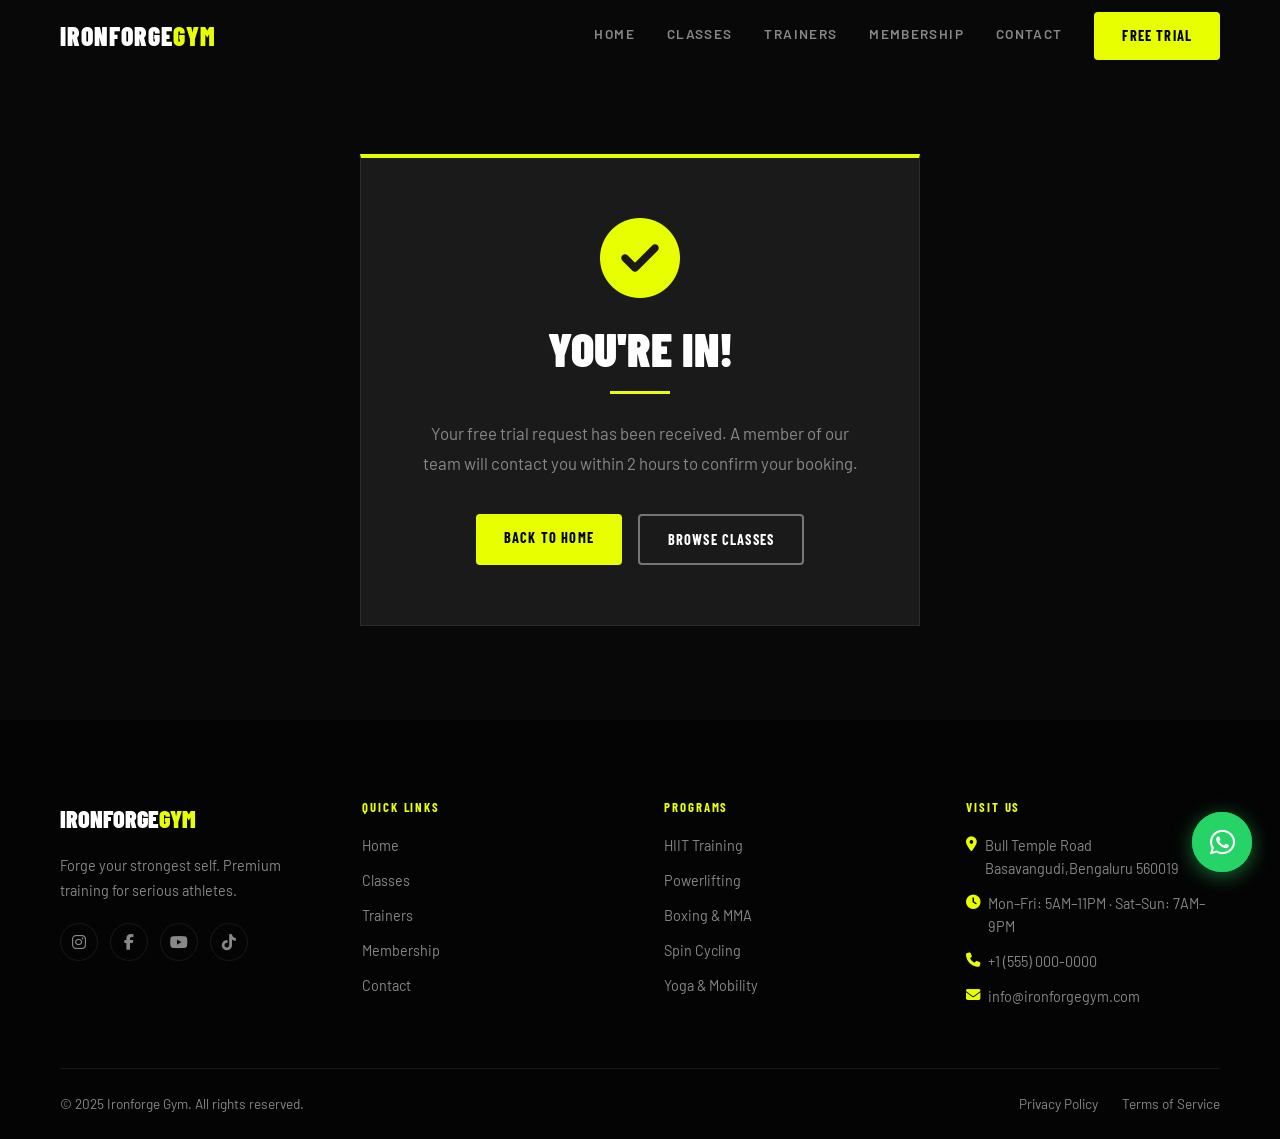
<file: thank-you.html>
<!DOCTYPE html>
<html lang="en">
<head>
  <meta charset="UTF-8">
  <meta name="viewport" content="width=device-width, initial-scale=1.0">
  <meta name="description" content="Thank you for contacting Ironforge Gym. We'll be in touch within 2 hours.">
  <title>Thank You | Ironforge Gym</title>
  <link href="https://fonts.googleapis.com/css2?family=Barlow+Condensed:wght@600;700;800;900&family=Barlow:wght@400;500;600&display=swap" rel="stylesheet">
  <link rel="stylesheet" href="https://cdnjs.cloudflare.com/ajax/libs/font-awesome/6.4.0/css/all.min.css">
  <link rel="stylesheet" href="./css/styles.css">
  <style>
    .thankyou-wrapper {
      min-height: 80vh;
      display: flex;
      align-items: center;
      justify-content: center;
      padding: 120px 20px 60px;
    }
    .thankyou-box {
      background: var(--surface-2);
      border: 1px solid var(--border-color);
      border-top: 4px solid var(--primary-color);
      padding: 60px 50px;
      max-width: 560px;
      width: 100%;
      text-align: center;
    }
    .thankyou-icon {
      font-size: 5rem;
      color: var(--primary-color);
      margin-bottom: 24px;
      display: block;
    }
    .thankyou-box h1 {
      font-family: 'Barlow Condensed', sans-serif;
      font-weight: 900;
      font-size: 3rem;
      color: var(--white);
      margin: 0 0 8px;
    }
    .thankyou-divider {
      width: 60px;
      height: 3px;
      background: var(--primary-color);
      margin: 16px auto 24px;
    }
    .thankyou-box p {
      font-family: 'Barlow', sans-serif;
      font-size: 1.05rem;
      color: var(--text-light);
      line-height: 1.8;
      margin-bottom: 36px;
    }
    .thankyou-buttons {
      display: flex;
      gap: 16px;
      justify-content: center;
      flex-wrap: wrap;
    }
  </style>
</head>
<body>

  <!-- NAVBAR -->
  <header class="header scrolled">
    <div class="container">
      <a href="./index.html" class="logo">IRONFORGE<span>GYM</span></a>
      <div class="mobile-menu-toggle">
        <i class="fas fa-bars"></i>
      </div>
      <nav class="nav-links">
        <a href="./index.html">Home</a>
        <a href="./classes.html">Classes</a>
        <a href="./trainers.html">Trainers</a>
        <a href="./membership.html">Membership</a>
        <a href="./contact.html">Contact</a>
        <a href="./contact.html" class="btn btn-primary">Free Trial</a>
      </nav>
    </div>
  </header>

  <!-- SUCCESS CARD -->
  <div class="thankyou-wrapper">
    <div class="thankyou-box fade-in">
      <i class="fas fa-check-circle thankyou-icon"></i>
      <h1>YOU'RE IN!</h1>
      <div class="thankyou-divider"></div>
      <p>Your free trial request has been received.
         A member of our team will contact you within 2 hours
         to confirm your booking.</p><!-- CLIENT EDIT -->
      <div class="thankyou-buttons">
        <a href="./index.html" class="btn btn-primary">BACK TO HOME</a>
        <a href="./classes.html" class="btn btn-outline">BROWSE CLASSES</a>
      </div>
    </div>
  </div>

  <!-- FOOTER -->
  <footer class="footer">
    <div class="container">
      <div class="footer-grid">
        <div class="footer-col">
          <a href="./index.html" class="footer-logo">IRONFORGE<span>GYM</span></a>
          <p>Forge your strongest self. Premium training for serious athletes.</p>
          <div class="social-icons">
            <a href="#" aria-label="Instagram"><i class="fab fa-instagram"></i></a>
            <a href="#" aria-label="Facebook"><i class="fab fa-facebook-f"></i></a>
            <a href="#" aria-label="YouTube"><i class="fab fa-youtube"></i></a>
            <a href="#" aria-label="TikTok"><i class="fab fa-tiktok"></i></a>
          </div>
        </div>
        <div class="footer-col">
          <h3>Quick Links</h3>
          <div class="footer-links">
            <a href="./index.html">Home</a>
            <a href="./classes.html">Classes</a>
            <a href="./trainers.html">Trainers</a>
            <a href="./membership.html">Membership</a>
            <a href="./contact.html">Contact</a>
          </div>
        </div>
        <div class="footer-col">
          <h3>Programs</h3>
          <div class="footer-links">
            <a href="./classes.html">HIIT Training</a>
            <a href="./classes.html">Powerlifting</a>
            <a href="./classes.html">Boxing &amp; MMA</a>
            <a href="./classes.html">Spin Cycling</a>
            <a href="./classes.html">Yoga &amp; Mobility</a>
          </div>
        </div>
        <div class="footer-col">
          <h3>Visit Us</h3>
          <div class="footer-links">
            <span><i class="fas fa-map-marker-alt"></i> Bull Temple Road Basavangudi,Bengaluru 560019</span>
            <span><i class="fas fa-clock"></i>Mon–Fri: 5AM–11PM · Sat–Sun: 7AM–9PM</span>
            <!-- CLIENT EDIT: phone number — update href="tel:+1XXXXXXXXXX" and display text -->
            <a href="tel:+15550000000"><i class="fas fa-phone"></i>+1 (555) 000-0000</a>
            <!-- CLIENT EDIT: email — update href="mailto:..." and display text -->
            <a href="mailto:info@ironforgegym.com"><i class="fas fa-envelope"></i>info@ironforgegym.com</a>
          </div>
        </div>
      </div>
      <div class="footer-bottom">
        <p>&copy; 2025 Ironforge Gym. All rights reserved.</p>
        <div>
          <a href="./privacy-policy.html">Privacy Policy</a>
          <a href="./terms-of-service.html">Terms of Service</a>
        </div>
      </div>
    </div>
  </footer>

  <a href="https://wa.me/15550000000" class="whatsapp-float" target="_blank" rel="noopener noreferrer" aria-label="Chat with us on WhatsApp">
    <i class="fab fa-whatsapp"></i>
  </a>

  <script src="./js/script.js"></script>
</body>
</html>
</file>
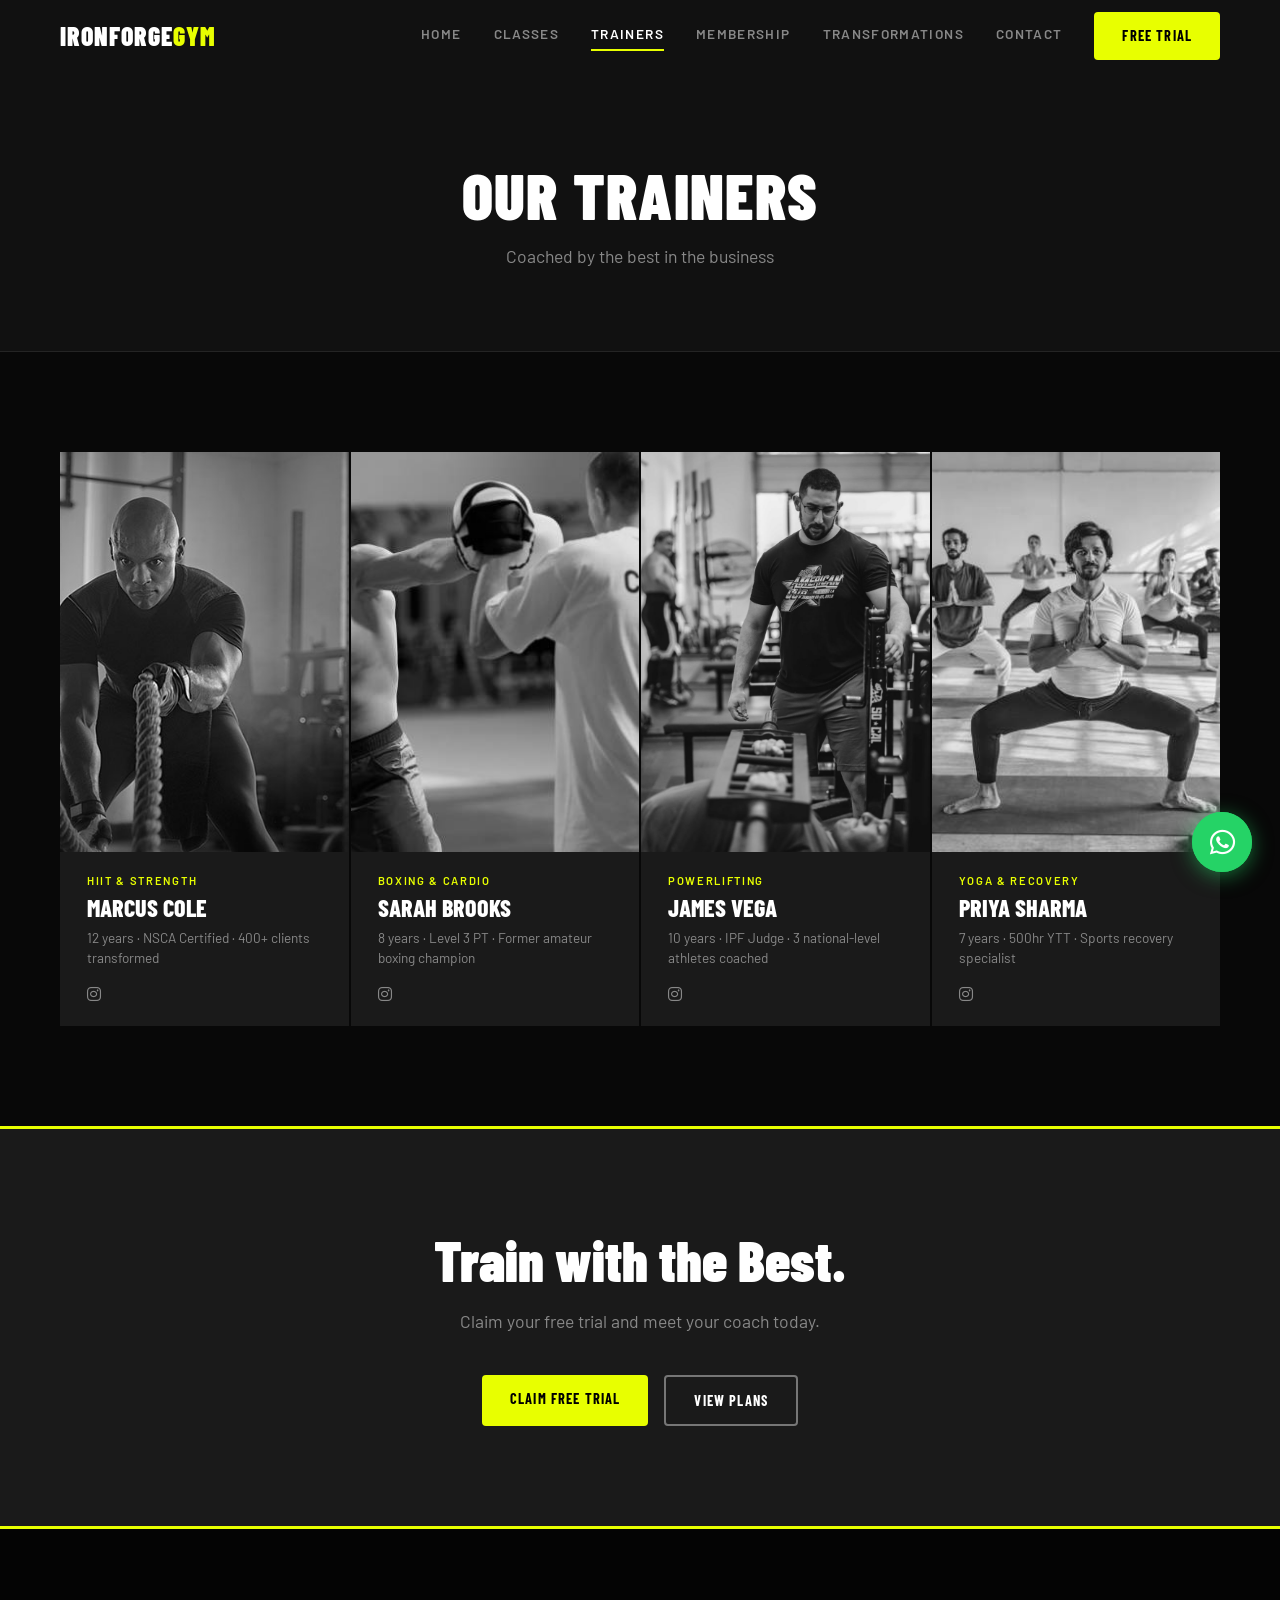
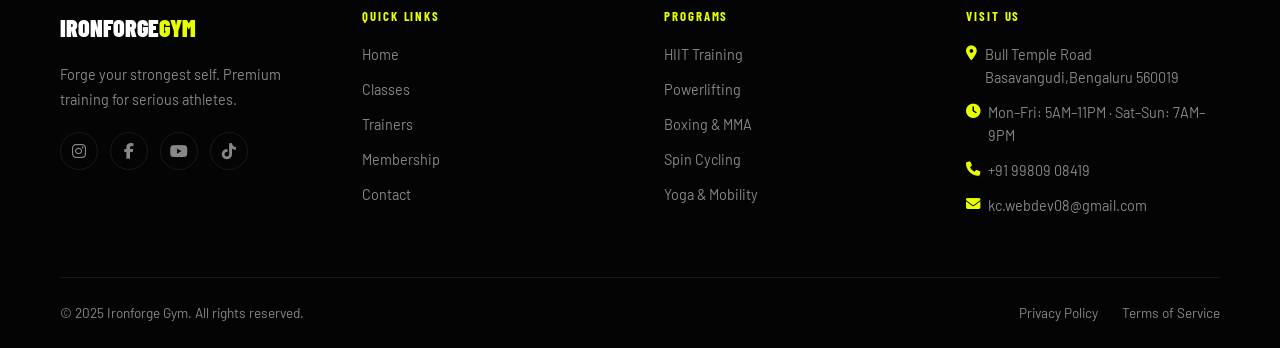
<file: trainers.html>
<!DOCTYPE html>
<html lang="en">
<head>
  <meta charset="UTF-8">
  <meta name="viewport" content="width=device-width, initial-scale=1.0">
  <meta name="description" content="Meet the elite coaching team at Ironforge Gym. Expert trainers in HIIT, powerlifting, boxing, yoga, and more.">
  <title>Trainers | Ironforge Gym</title>
  <link href="https://fonts.googleapis.com/css2?family=Barlow+Condensed:wght@600;700;800;900&family=Barlow:wght@400;500;600&display=swap" rel="stylesheet">
  <link rel="stylesheet" href="https://cdnjs.cloudflare.com/ajax/libs/font-awesome/6.4.0/css/all.min.css">
  <link rel="stylesheet" href="./css/styles.css">
</head>
<body>

  <!-- NAVBAR -->
  <header class="header scrolled">
    <div class="container">
      <a href="./index.html" class="logo">IRONFORGE<span>GYM</span></a>
      <div class="mobile-menu-toggle">
        <i class="fas fa-bars"></i>
      </div>
      <nav class="nav-links">
        <a href="./index.html">Home</a>
        <a href="./classes.html">Classes</a>
        <a href="./trainers.html" class="active">Trainers</a>
        <a href="./membership.html">Membership</a>
        <a href="./transformations.html">Transformations</a>
        <a href="./contact.html">Contact</a>
        <a href="./contact.html" class="btn btn-primary">Free Trial</a>
      </nav>
    </div>
  </header>

  <!-- PAGE HEADER -->
  <div class="page-header">
    <div class="container fade-in">
      <h1>OUR TRAINERS</h1>
      <p>Coached by the best in the business</p>
    </div>
  </div>

  <!-- ALL 8 TRAINER CARDS -->
  <section class="section-padding">
    <div class="container">
      <div class="trainers-grid fade-in">

        <div class="trainer-card">
          <div class="trainer-img">
            <img src="images/CoachHITT.jpg" alt="Marcus Cole">
          </div>
          <div class="trainer-info">
            <p class="trainer-specialty">HIIT &amp; STRENGTH</p>
            <h3>MARCUS COLE</h3>
            <p class="trainer-bio">12 years · NSCA Certified · 400+ clients transformed</p>
            <div class="trainer-social">
              <a href="#" aria-label="Instagram"><i class="fab fa-instagram"></i></a><!-- REPLACE -->
            </div>
          </div>
        </div>

        <div class="trainer-card">
          <div class="trainer-img">
            <img src="images/CoachBoxing.jpg" alt="Sarah Brooks">
          </div>
          <div class="trainer-info">
            <p class="trainer-specialty">BOXING &amp; CARDIO</p>
            <h3>SARAH BROOKS</h3>
            <p class="trainer-bio">8 years · Level 3 PT · Former amateur boxing champion</p>
            <div class="trainer-social">
              <a href="#" aria-label="Instagram"><i class="fab fa-instagram"></i></a><!-- REPLACE -->
            </div>
          </div>
        </div>

        <div class="trainer-card">
          <div class="trainer-img">
            <img src="images/CoachPowerlifting.jpg" alt="James Vega">
          </div>
          <div class="trainer-info">
            <p class="trainer-specialty">POWERLIFTING</p>
            <h3>JAMES VEGA</h3>
            <p class="trainer-bio">10 years · IPF Judge · 3 national-level athletes coached</p>
            <div class="trainer-social">
              <a href="#" aria-label="Instagram"><i class="fab fa-instagram"></i></a><!-- REPLACE -->
            </div>
          </div>
        </div>

        <div class="trainer-card">
          <div class="trainer-img">
            <img src="images/ClassYoga.jpg" alt="Priya Sharma">
          </div>
          <div class="trainer-info">
            <p class="trainer-specialty">YOGA &amp; RECOVERY</p>
            <h3>PRIYA SHARMA</h3>
            <p class="trainer-bio">7 years · 500hr YTT · Sports recovery specialist</p>
            <div class="trainer-social">
              <a href="#" aria-label="Instagram"><i class="fab fa-instagram"></i></a><!-- REPLACE -->
            </div>
          </div>
        </div>

        <!-- <div class="trainer-card">
          <div class="trainer-img">
            <img src="https://picsum.photos/seed/coach5/400/500?grayscale" alt="Ryan Brooks">
          </div>
          <div class="trainer-info">
            <p class="trainer-specialty">FUNCTIONAL FITNESS</p>
            <h3>RYAN BROOKS</h3>
            <p class="trainer-bio">9 years · CrossFit L3 · Former military fitness instructor</p>
            <div class="trainer-social">
              <a href="#" aria-label="Instagram"><i class="fab fa-instagram"></i></a>
            </div>
          </div>
        </div> -->

        <!-- <div class="trainer-card">
          <div class="trainer-img">
            <img src="https://picsum.photos/seed/coach6/400/500?grayscale" alt="Jessica Lane">
          </div>
          <div class="trainer-info">
            <p class="trainer-specialty">SPIN CYCLING</p>
            <h3>JESSICA LANE</h3>
            <p class="trainer-bio">6 years · RPM certified · High-energy group class expert</p>
            <div class="trainer-social">
              <a href="#" aria-label="Instagram"><i class="fab fa-instagram"></i></a>>
            </div>
          </div>
        </div> -->

        <!-- <div class="trainer-card">
          <div class="trainer-img">
            <img src="https://picsum.photos/seed/coach7/400/500?grayscale" alt="Amir Hassan">
          </div>
          <div class="trainer-info">
            <p class="trainer-specialty">NUTRITION COACHING</p>
            <h3>AMIR HASSAN</h3>
            <p class="trainer-bio">8 years · Registered Dietitian · 200+ transformation plans</p>
            <div class="trainer-social">
              <a href="#" aria-label="Instagram"><i class="fab fa-instagram"></i></a>
            </div>
          </div>
        </div> -->

        <!-- <div class="trainer-card">
          <div class="trainer-img">
            <img src="https://picsum.photos/seed/coach8/400/500?grayscale" alt="Nina Cross">
          </div>
          <div class="trainer-info">
            <p class="trainer-specialty">ATHLETIC PERFORMANCE</p>
            <h3>NINA CROSS</h3>
            <p class="trainer-bio">11 years · UKSCA Accredited · Elite sports conditioning</p>
            <div class="trainer-social">
              <a href="#" aria-label="Instagram"><i class="fab fa-instagram"></i></a>
            </div>
          </div>
        </div> -->

      </div><!-- CLIENT EDIT: all names, specialties, bios -->
    </div>
  </section>

  <!-- CTA BANNER -->
  <section class="cta-banner fade-in">
    <div class="container">
      <h2>Train with the Best.</h2>
      <p>Claim your free trial and meet your coach today.</p>
      <div class="cta-buttons">
        <a href="./contact.html" class="btn btn-primary">CLAIM FREE TRIAL</a>
        <a href="./membership.html" class="btn btn-outline">VIEW PLANS</a>
      </div>
    </div>
  </section>

  <!-- FOOTER -->
  <footer class="footer">
    <div class="container">
      <div class="footer-grid">
        <div class="footer-col">
          <a href="./index.html" class="footer-logo">IRONFORGE<span>GYM</span></a>
          <p>Forge your strongest self. Premium training for serious athletes.</p>
          <div class="social-icons">
            <a href="#" aria-label="Instagram"><i class="fab fa-instagram"></i></a>
            <a href="#" aria-label="Facebook"><i class="fab fa-facebook-f"></i></a>
            <a href="#" aria-label="YouTube"><i class="fab fa-youtube"></i></a>
            <a href="#" aria-label="TikTok"><i class="fab fa-tiktok"></i></a>
          </div>
        </div>
        <div class="footer-col">
          <h3>Quick Links</h3>
          <div class="footer-links">
            <a href="./index.html">Home</a>
            <a href="./classes.html">Classes</a>
            <a href="./trainers.html">Trainers</a>
            <a href="./membership.html">Membership</a>
            <a href="./contact.html">Contact</a>
          </div>
        </div>
        <div class="footer-col">
          <h3>Programs</h3>
          <div class="footer-links">
            <a href="./classes.html">HIIT Training</a>
            <a href="./classes.html">Powerlifting</a>
            <a href="./classes.html">Boxing &amp; MMA</a>
            <a href="./classes.html">Spin Cycling</a>
            <a href="./classes.html">Yoga &amp; Mobility</a>
          </div>
        </div>
        <div class="footer-col">
          <h3>Visit Us</h3>
          <div class="footer-links">
            <!-- CLIENT EDIT: address -->
            <span><i class="fas fa-map-marker-alt"></i> Bull Temple Road Basavangudi,Bengaluru 560019</span>
            <!-- CLIENT EDIT: opening hours -->
            <span><i class="fas fa-clock"></i>Mon–Fri: 5AM–11PM · Sat–Sun: 7AM–9PM</span>
            <!-- CLIENT EDIT: phone number — update href="tel:+1XXXXXXXXXX" and display text -->
            <a href="tel:+919980-908419"><i class="fas fa-phone"></i>+91 99809 08419</a>
            <!-- CLIENT EDIT: email — update href="mailto:..." and display text -->
            <a href="mailto:kc.webdev08@gmail.com"><i class="fas fa-envelope"></i>kc.webdev08@gmail.com</a>
          </div>
        </div>
      </div>
      <div class="footer-bottom">
        <p>&copy; 2025 Ironforge Gym. All rights reserved.</p>
        <div>
          <a href="./privacy-policy.html">Privacy Policy</a>
          <a href="./terms-of-service.html">Terms of Service</a>
        </div>
      </div>
    </div>
  </footer>

  <a href="https://wa.me/9980908419" class="whatsapp-float" target="_blank" rel="noopener noreferrer" aria-label="Chat with us on WhatsApp">
    <i class="fab fa-whatsapp"></i>
  </a>

  <script src="./js/script.js"></script>
</body>
</html>
</file>
<file: css/styles.css>
/* ===== 1. CSS RESET & BASE ===== */
*, *::before, *::after { box-sizing: border-box; margin: 0; padding: 0; }
html { scroll-behavior: smooth; }
body {
  background: var(--dark-bg);
  color: var(--text-primary);
  font-family: 'Barlow', sans-serif;
  line-height: 1.6;
  overflow-x: hidden;
}
img { max-width: 100%; height: auto; display: block; }
a { text-decoration: none; }

/* ===== 2. CSS VARIABLES (:root) ===== */
:root {
  --primary-color:   #E8FF00;
  --secondary-color: #FF4500;
  --dark-bg:         #080808;
  --surface:         #111111;
  --surface-2:       #1a1a1a;
  --text-primary:    #F5F5F5;
  --text-light:      #888888;
  --border-color:    rgba(255,255,255,0.08);
  --white:           #FFFFFF;
  --section-padding: 100px 0;
}

/* ===== 3. TYPOGRAPHY ===== */
h1, h2, h3, h4 {
  font-family: 'Barlow Condensed', sans-serif;
  line-height: 1.1;
}

/* ===== 4. LAYOUT UTILITIES ===== */
.container {
  max-width: 1200px;
  margin: 0 auto;
  padding: 0 20px;
}
.section-padding {
  padding: var(--section-padding);
}
.section-label {
  font-family: 'Barlow', sans-serif;
  font-weight: 600;
  font-size: 0.75rem;
  text-transform: uppercase;
  letter-spacing: 0.2em;
  color: var(--primary-color);
  margin-bottom: 16px;
  display: block;
}
.section-title {
  text-align: center;
  font-family: 'Barlow Condensed', sans-serif;
  font-weight: 900;
  font-size: 3rem;
  color: var(--white);
  margin-bottom: 48px;
  letter-spacing: 0.02em;
}

/* ===== 5. BUTTONS ===== */
.btn {
  display: inline-block;
  font-family: 'Barlow Condensed', sans-serif;
  font-weight: 700;
  font-size: 0.9rem;
  text-transform: uppercase;
  letter-spacing: 0.08em;
  padding: 12px 28px;
  border-radius: 4px;
  transition: background 0.3s, color 0.3s, border-color 0.3s, transform 0.2s;
  cursor: pointer;
  border: none;
}
.btn-primary {
  background: var(--primary-color);
  color: #000000;
}
.btn-primary:hover {
  background: #ffffff;
  color: #000;
}
.btn-outline {
  background: transparent;
  border: 2px solid rgba(255,255,255,0.4);
  color: var(--white);
}
.btn-outline:hover {
  border-color: var(--primary-color);
  color: var(--primary-color);
}
.btn-block {
  display: block;
  width: 100%;
  text-align: center;
}

/* ===== 6. NAVBAR ===== */
.header {
  position: fixed;
  top: 0;
  width: 100%;
  z-index: 1000;
  background: transparent;
  transition: background 0.4s ease;
  height: 72px;
  display: flex;
  align-items: center;
}
.header.scrolled {
  background: rgba(8,8,8,0.97);
  backdrop-filter: blur(20px);
  -webkit-backdrop-filter: blur(20px);
  border-bottom: 1px solid var(--border-color);
  box-shadow: 0 2px 20px rgba(0,0,0,0.5);
}
.header .container {
  display: flex;
  align-items: center;
  justify-content: space-between;
  width: 100%;
}
.logo {
  font-family: 'Barlow Condensed', sans-serif;
  font-weight: 900;
  font-size: 1.6rem;
  color: var(--white);
  letter-spacing: 0.04em;
}
.logo span {
  color: var(--primary-color);
}
.nav-links {
  display: flex;
  align-items: center;
  gap: 32px;
}
.nav-links a:not(.btn) {
  font-family: 'Barlow', sans-serif;
  font-weight: 600;
  font-size: 0.85rem;
  text-transform: uppercase;
  letter-spacing: 0.1em;
  color: var(--text-light);
  transition: color 0.2s;
}
.nav-links a:not(.btn):hover,
.nav-links a.active:not(.btn) {
  color: var(--white);
}
.mobile-menu-toggle {
  display: none;
  font-size: 1.5rem;
  color: var(--white);
  cursor: pointer;
  background: none;
  border: none;
  padding: 4px;
}
.mobile-close {
  display: none;
  position: absolute;
  top: 24px;
  right: 28px;
  font-size: 1.8rem;
  color: var(--white);
  background: none;
  border: none;
  cursor: pointer;
  z-index: 10001;
}

/* ===== 7. PAGE HEADER BANNER ===== */
.page-header {
  background: var(--surface);
  padding: 160px 0 80px;
  text-align: center;
  border-bottom: 1px solid var(--border-color);
}
.page-header h1 {
  font-family: 'Barlow Condensed', sans-serif;
  font-weight: 900;
  font-size: 4rem;
  color: var(--white);
  letter-spacing: 0.02em;
  margin-bottom: 12px;
}
.page-header p {
  font-family: 'Barlow', sans-serif;
  font-size: 1.1rem;
  color: var(--text-light);
}

/* ===== 8. HERO ===== */
.hero {
  min-height: 100vh;
  position: relative;
  background: #080808; /* Fallback color shown while video loads */
  display: flex;
  align-items: center;
  overflow: hidden;
}

/* VIDEO BACKGROUND */
.hero-video {
  position: absolute;
  inset: 0;
  width: 100%;
  height: 100%;
  object-fit: cover;
  object-position: center;
  z-index: 0;
  /* Dim and slightly desaturate video so text stays readable */
  filter: brightness(0.55) grayscale(20%);
}

/* Ensure overlay sits above video */
.hero-overlay {
  position: absolute;
  inset: 0;
  background: linear-gradient(to right,
    rgba(8,8,8,0.92) 0%,
    rgba(8,8,8,0.65) 50%,
    rgba(8,8,8,0.25) 100%);
  z-index: 1;
}

/* Ensure content sits above video and overlay */
.hero .container {
  position: relative;
  z-index: 2;
  padding-top: 72px;
}
.hero-eyebrow {
  font-family: 'Barlow', sans-serif;
  font-weight: 600;
  font-size: 0.75rem;
  text-transform: uppercase;
  letter-spacing: 0.2em;
  color: var(--primary-color);
  margin-bottom: 20px;
}
.hero h1 {
  font-family: 'Barlow Condensed', sans-serif;
  font-weight: 900;
  font-size: clamp(3.5rem, 8vw, 7rem);
  color: var(--white);
  line-height: 0.92;
  margin-bottom: 24px;
  text-transform: uppercase;
}
.hero h1 span {
  color: var(--primary-color);
}
.hero-sub {
  font-family: 'Barlow', sans-serif;
  font-size: 1.1rem;
  color: var(--text-light);
  max-width: 480px;
  line-height: 1.7;
  margin-bottom: 40px;
}
.hero-buttons {
  display: flex;
  gap: 16px;
  flex-wrap: wrap;
  margin-bottom: 64px;
}
.hero-trust {
  display: flex;
  align-items: center;
  gap: 40px;
  flex-wrap: wrap;
}
.trust-item {
  display: flex;
  flex-direction: column;
  gap: 4px;
}
.trust-number {
  font-family: 'Barlow Condensed', sans-serif;
  font-weight: 800;
  font-size: 2.5rem;
  color: var(--white);
}
.trust-label {
  font-family: 'Barlow', sans-serif;
  font-weight: 500;
  font-size: 0.8rem;
  text-transform: uppercase;
  letter-spacing: 0.1em;
  color: var(--text-light);
}
.trust-divider {
  width: 1px;
  height: 40px;
  background: var(--border-color);
}

/* ===== 9. STATS BAR ===== */
.stats-bar {
  background: var(--surface-2);
  padding: 60px 0;
  border-top: 1px solid var(--border-color);
  border-bottom: 1px solid var(--border-color);
}
.stats-grid {
  display: grid;
  grid-template-columns: repeat(4, 1fr);
  gap: 40px;
}
.stat-item {
  text-align: center;
}
.stat-number {
  font-family: 'Barlow Condensed', sans-serif;
  font-weight: 900;
  font-size: 3.5rem;
  color: var(--primary-color);
}
.stat-label {
  font-family: 'Barlow', sans-serif;
  font-weight: 500;
  font-size: 0.8rem;
  text-transform: uppercase;
  letter-spacing: 0.12em;
  color: var(--text-light);
  margin-top: 6px;
}

/* ===== 10. ABOUT ===== */
.about-layout {
  display: grid;
  grid-template-columns: 1fr 1fr;
  gap: 80px;
  align-items: center;
}
.about-text h2 {
  font-family: 'Barlow Condensed', sans-serif;
  font-weight: 800;
  font-size: 3rem;
  color: var(--white);
  line-height: 1.05;
  margin-bottom: 24px;
}
.about-text p {
  font-family: 'Barlow', sans-serif;
  font-size: 1rem;
  color: var(--text-light);
  line-height: 1.75;
  margin-bottom: 16px;
}
.about-features {
  display: grid;
  grid-template-columns: 1fr 1fr;
  gap: 12px;
  margin-top: 24px;
}
.about-features div {
  font-family: 'Barlow', sans-serif;
  font-weight: 600;
  font-size: 0.9rem;
  color: var(--text-primary);
}
.about-features i {
  color: var(--primary-color);
  margin-right: 8px;
}
.about-image {
  position: relative;
}
.about-image img {
  width: 100%;
  object-fit: cover;
  display: block;
  border-right: 2px solid var(--primary-color);
  border-bottom: 2px solid var(--primary-color);
}
.about-badge {
  position: absolute;
  bottom: -20px;
  left: -20px;
  background: var(--surface-2);
  border: 1px solid var(--border-color);
  padding: 20px 24px;
  text-align: center;
}
.badge-number {
  display: block;
  font-family: 'Barlow Condensed', sans-serif;
  font-weight: 900;
  font-size: 2.5rem;
  color: var(--primary-color);
}
.badge-text {
  display: block;
  font-family: 'Barlow', sans-serif;
  font-weight: 500;
  font-size: 0.75rem;
  text-transform: uppercase;
  letter-spacing: 0.1em;
  color: var(--text-light);
  margin-top: 4px;
}

/* ===== 11. CLASS CARDS ===== */
.classes-grid {
  display: grid;
  grid-template-columns: repeat(3, 1fr);
  gap: 2px;
}
.class-card {
  position: relative;
  overflow: hidden;
  background: var(--surface-2);
}
.class-img {
  position: relative;
  height: 280px;
  overflow: hidden;
}
.class-img img {
  width: 100%;
  height: 100%;
  object-fit: cover;
  transition: transform 0.6s ease;
}
.class-card:hover .class-img img {
  transform: scale(1.08);
}
.class-overlay {
  position: absolute;
  inset: 0;
  background: linear-gradient(to top,
    rgba(8,8,8,0.9) 0%,
    rgba(8,8,8,0.2) 60%,
    transparent 100%);
}
.class-duration {
  position: absolute;
  top: 12px;
  right: 12px;
  background: var(--primary-color);
  color: #000;
  font-family: 'Barlow Condensed', sans-serif;
  font-weight: 700;
  font-size: 0.7rem;
  text-transform: uppercase;
  padding: 4px 10px;
  border-radius: 99px;
}
.class-content {
  padding: 24px;
  border-left: 3px solid transparent;
  transition: border-color 0.3s;
}
.class-card:hover .class-content {
  border-left-color: var(--primary-color);
}
.class-category {
  font-family: 'Barlow', sans-serif;
  font-weight: 600;
  font-size: 0.7rem;
  text-transform: uppercase;
  letter-spacing: 0.15em;
  color: var(--primary-color);
  margin-bottom: 8px;
}
.class-card h3 {
  font-family: 'Barlow Condensed', sans-serif;
  font-weight: 800;
  font-size: 1.6rem;
  color: var(--white);
  margin-bottom: 10px;
}
.class-desc {
  font-family: 'Barlow', sans-serif;
  font-size: 0.9rem;
  color: var(--text-light);
  line-height: 1.6;
}
.class-link {
  display: inline-flex;
  align-items: center;
  gap: 8px;
  margin-top: 16px;
  font-family: 'Barlow Condensed', sans-serif;
  font-weight: 700;
  font-size: 0.85rem;
  text-transform: uppercase;
  letter-spacing: 0.1em;
  color: var(--primary-color);
  transition: gap 0.2s;
}
.class-link:hover {
  gap: 14px;
}

/* ===== 12. SCHEDULE TABLE ===== */
.schedule-wrapper {
  overflow-x: auto;
  -webkit-overflow-scrolling: touch;
}
.schedule-table {
  width: 100%;
  border-collapse: collapse;
  min-width: 700px;
}
.schedule-table th {
  background: var(--surface-2);
  font-family: 'Barlow Condensed', sans-serif;
  font-weight: 700;
  font-size: 0.8rem;
  text-transform: uppercase;
  letter-spacing: 0.1em;
  color: var(--white);
  padding: 14px 12px;
  text-align: center;
  border-bottom: 2px solid var(--primary-color);
}
.schedule-table th:first-child {
  color: var(--primary-color);
}
.schedule-table td {
  border: 1px solid var(--border-color);
  padding: 8px;
  text-align: center;
  vertical-align: middle;
  min-width: 110px;
  height: 70px;
}
.schedule-table td:first-child {
  font-family: 'Barlow Condensed', sans-serif;
  font-weight: 700;
  font-size: 0.85rem;
  color: var(--primary-color);
  background: var(--surface-2);
  white-space: nowrap;
}
.schedule-table tbody tr:hover {
  background: rgba(232,255,0,0.03);
}
.schedule-class {
  padding: 6px 8px;
  font-size: 0.8rem;
  border-radius: 2px;
}
.schedule-class strong {
  display: block;
  font-family: 'Barlow Condensed', sans-serif;
  font-weight: 700;
  color: var(--white);
  font-size: 0.85rem;
}
.schedule-class span {
  display: block;
  font-family: 'Barlow', sans-serif;
  color: var(--text-light);
  font-size: 0.75rem;
  margin-top: 2px;
}
.schedule-hiit     { border-top: 3px solid var(--primary-color); }
.schedule-strength { border-top: 3px solid #4488FF; }
.schedule-boxing   { border-top: 3px solid #FF2D2D; }
.schedule-cycling  { border-top: 3px solid #FF8800; }
.schedule-yoga     { border-top: 3px solid #44BBAA; }
.schedule-functional { border-top: 3px solid #AA44FF; }
.schedule-note {
  font-family: 'Barlow', sans-serif;
  font-size: 0.85rem;
  color: var(--text-light);
  font-style: italic;
  margin-top: 16px;
  text-align: center;
}

/* ===== 13. TRAINER CARDS ===== */
.trainers-grid {
  display: grid;
  grid-template-columns: repeat(4, 1fr);
  gap: 2px;
}
.trainer-card {
  position: relative;
  overflow: hidden;
}
.trainer-img {
  height: 400px;
  overflow: hidden;
}
.trainer-img img {
  width: 100%;
  height: 100%;
  object-fit: cover;
  filter: grayscale(100%);
  transition: filter 0.5s ease, transform 0.5s ease;
}
.trainer-card:hover .trainer-img img {
  filter: grayscale(0%);
  transform: scale(1.04);
}
.trainer-info {
  background: var(--surface-2);
  padding: 20px 24px;
  border-left: 3px solid transparent;
  transition: border-color 0.3s;
}
.trainer-card:hover .trainer-info {
  border-left-color: var(--primary-color);
}
.trainer-specialty {
  font-family: 'Barlow', sans-serif;
  font-weight: 600;
  font-size: 0.7rem;
  text-transform: uppercase;
  letter-spacing: 0.15em;
  color: var(--primary-color);
  margin-bottom: 6px;
}
.trainer-card h3 {
  font-family: 'Barlow Condensed', sans-serif;
  font-weight: 800;
  font-size: 1.5rem;
  color: var(--white);
}
.trainer-bio {
  font-family: 'Barlow', sans-serif;
  font-size: 0.85rem;
  color: var(--text-light);
  margin-top: 6px;
  line-height: 1.5;
}
.trainer-social {
  margin-top: 12px;
  display: flex;
  gap: 10px;
}
.trainer-social a {
  color: var(--text-light);
  font-size: 1rem;
  transition: color 0.2s;
}
.trainer-social a:hover {
  color: var(--primary-color);
}

/* ===== 14. TESTIMONIALS ===== */
.testimonials-section {
  background: var(--surface);
  padding: var(--section-padding);
}
.testimonials-grid {
  display: grid;
  grid-template-columns: repeat(3, 1fr);
  gap: 24px;
  margin-top: 48px;
}
.testimonial-card {
  background: var(--surface-2);
  padding: 32px;
  border: 1px solid var(--border-color);
  border-top: 3px solid var(--primary-color);
}
.stars {
  color: var(--primary-color);
  font-size: 0.9rem;
  margin-bottom: 12px;
  display: flex;
  gap: 4px;
}
.result-badge {
  display: inline-block;
  background: rgba(232,255,0,0.1);
  color: var(--primary-color);
  border: 1px solid rgba(232,255,0,0.3);
  font-family: 'Barlow Condensed', sans-serif;
  font-weight: 700;
  font-size: 0.75rem;
  text-transform: uppercase;
  letter-spacing: 0.08em;
  padding: 4px 12px;
  border-radius: 99px;
  margin-bottom: 16px;
}
.quote {
  font-family: 'Barlow', sans-serif;
  font-size: 1rem;
  color: var(--text-light);
  line-height: 1.75;
  font-style: italic;
  margin-bottom: 24px;
}
.client-info {
  display: flex;
  align-items: center;
  gap: 14px;
  border-top: 1px solid var(--border-color);
  padding-top: 20px;
  margin-top: 8px;
}
.client-info img {
  width: 44px;
  height: 44px;
  border-radius: 50%;
  object-fit: cover;
}
.client-name {
  font-family: 'Barlow Condensed', sans-serif;
  font-weight: 700;
  font-size: 1rem;
  color: var(--white);
}
.client-since {
  font-family: 'Barlow', sans-serif;
  font-size: 0.8rem;
  color: var(--text-light);
}

/* ===== 15. PRICING CARDS ===== */
.pricing-grid {
  display: grid;
  grid-template-columns: repeat(3, 1fr);
  gap: 24px;
  align-items: start;
}
.pricing-card {
  background: var(--surface-2);
  border: 1px solid var(--border-color);
  padding: 40px 32px;
  position: relative;
  transition: transform 0.3s, box-shadow 0.3s;
}
.pricing-card:hover {
  transform: translateY(-6px);
  box-shadow: 0 16px 48px rgba(0,0,0,0.5);
}
.pricing-card--featured {
  border: 2px solid var(--primary-color);
  transform: translateY(-12px);
  box-shadow: 0 0 48px rgba(232,255,0,0.2);
}
.pricing-card--featured:hover {
  transform: translateY(-18px);
}
.pricing-badge {
  position: absolute;
  top: -14px;
  left: 50%;
  transform: translateX(-50%);
  background: var(--primary-color);
  color: #000;
  font-family: 'Barlow Condensed', sans-serif;
  font-weight: 700;
  font-size: 0.75rem;
  text-transform: uppercase;
  letter-spacing: 0.1em;
  padding: 6px 20px;
  border-radius: 99px;
  white-space: nowrap;
}
.pricing-name {
  font-family: 'Barlow Condensed', sans-serif;
  font-weight: 800;
  font-size: 1.5rem;
  text-transform: uppercase;
  color: var(--white);
  margin-bottom: 24px;
  letter-spacing: 0.05em;
}
.pricing-price {
  margin-bottom: 4px;
}
.price-amount {
  font-family: 'Barlow Condensed', sans-serif;
  font-weight: 900;
  font-size: 3.5rem;
  color: var(--white);
}
.pricing-card--featured .price-amount {
  color: var(--primary-color);
}
.price-period {
  font-family: 'Barlow', sans-serif;
  font-size: 1rem;
  color: var(--text-light);
}
.pricing-sub {
  font-family: 'Barlow', sans-serif;
  font-size: 0.8rem;
  color: var(--text-light);
  margin: 8px 0 28px;
}
.pricing-features {
  list-style: none;
  padding: 0;
  margin: 0 0 32px;
  display: flex;
  flex-direction: column;
  gap: 12px;
}
.pricing-features li {
  display: flex;
  align-items: center;
  gap: 12px;
  font-family: 'Barlow', sans-serif;
  font-weight: 500;
  font-size: 0.9rem;
}
.included {
  color: var(--text-primary);
}
.included i {
  color: var(--primary-color);
  flex-shrink: 0;
}
.excluded {
  color: var(--text-light);
  opacity: 0.5;
}
.excluded i {
  color: var(--text-light);
  flex-shrink: 0;
}

/* ===== 16. FAQ ACCORDION ===== */
.faq-list {
  max-width: 720px;
  margin: 48px auto 0;
}
.faq-item {
  border-bottom: 1px solid var(--border-color);
  padding: 4px 0;
}
.faq-question {
  width: 100%;
  background: none;
  border: none;
  cursor: pointer;
  display: flex;
  justify-content: space-between;
  align-items: center;
  padding: 20px 0;
  font-family: 'Barlow Condensed', sans-serif;
  font-weight: 700;
  font-size: 1.1rem;
  color: var(--white);
  text-align: left;
  gap: 16px;
}
.faq-icon {
  color: var(--primary-color);
  font-size: 0.9rem;
  flex-shrink: 0;
  transition: transform 0.3s;
}
.faq-item.open .faq-icon {
  transform: rotate(45deg);
}
.faq-answer {
  max-height: 0;
  overflow: hidden;
  transition: max-height 0.4s ease;
}
.faq-item.open .faq-answer {
  max-height: 300px;
}
.faq-answer p {
  font-family: 'Barlow', sans-serif;
  font-size: 0.95rem;
  color: var(--text-light);
  line-height: 1.75;
  padding-bottom: 20px;
}

/* ===== 17. CONTACT PAGE ===== */
.contact-info-cards {
  display: grid;
  grid-template-columns: repeat(3, 1fr);
  gap: 24px;
  margin-bottom: 60px;
}
.contact-card {
  background: var(--surface-2);
  border: 1px solid var(--border-color);
  border-top: 3px solid var(--primary-color);
  padding: 32px;
  display: flex;
  gap: 20px;
  align-items: flex-start;
}
.contact-icon {
  width: 44px;
  height: 44px;
  flex-shrink: 0;
  background: rgba(232,255,0,0.1);
  border-radius: 4px;
  display: flex;
  align-items: center;
  justify-content: center;
  color: var(--primary-color);
  font-size: 1.2rem;
}
.contact-card h3 {
  font-family: 'Barlow Condensed', sans-serif;
  font-weight: 700;
  font-size: 1.2rem;
  color: var(--white);
  margin-bottom: 8px;
}
.contact-card p {
  font-family: 'Barlow', sans-serif;
  font-size: 0.9rem;
  color: var(--text-light);
  line-height: 1.7;
  margin-bottom: 6px;
}
.contact-card a {
  color: var(--primary-color);
  text-decoration: none;
}
.contact-card a:hover {
  text-decoration: underline;
}
.contact-form-container {
  background: var(--surface-2);
  border: 1px solid var(--border-color);
  border-top: 3px solid var(--primary-color);
  padding: 40px;
  max-width: 760px;
  margin: 0 auto;
}
.contact-form-container h2 {
  font-family: 'Barlow Condensed', sans-serif;
  font-weight: 800;
  font-size: 2rem;
  color: var(--white);
  margin-bottom: 8px;
}
.form-row {
  display: grid;
  grid-template-columns: 1fr 1fr;
  gap: 20px;
}
.form-group {
  display: flex;
  flex-direction: column;
  gap: 8px;
  margin-bottom: 20px;
}
.form-group label {
  font-family: 'Barlow', sans-serif;
  font-weight: 600;
  font-size: 0.75rem;
  text-transform: uppercase;
  letter-spacing: 0.1em;
  color: var(--text-light);
}
input, select, textarea {
  background: rgba(255,255,255,0.04);
  border: 1px solid var(--border-color);
  border-radius: 4px;
  padding: 13px 16px;
  color: var(--white);
  width: 100%;
  box-sizing: border-box;
  font-family: 'Barlow', sans-serif;
  font-size: 0.95rem;
  outline: none;
  transition: border-color 0.2s, box-shadow 0.2s;
}
input:focus, select:focus, textarea:focus {
  border-color: var(--primary-color);
  box-shadow: 0 0 0 3px rgba(232,255,0,0.12);
}
input::placeholder, textarea::placeholder {
  color: var(--text-light);
}
select option {
  background: var(--surface-2);
  color: var(--white);
}
textarea {
  resize: vertical;
  min-height: 120px;
}
.map-container {
  margin-top: 60px;
  overflow: hidden;
  border: 1px solid var(--border-color);
}

/* ===== 18. FOOTER ===== */
.footer {
  background: #040404;
  padding: 80px 0 0;
}
.footer-grid {
  display: grid;
  grid-template-columns: repeat(4, 1fr);
  gap: 48px;
}
.footer-logo {
  font-family: 'Barlow Condensed', sans-serif;
  font-weight: 900;
  font-size: 1.5rem;
  color: var(--white);
  display: inline-block;
  margin-bottom: 16px;
}
.footer-logo span {
  color: var(--primary-color);
}
.footer-col p {
  font-family: 'Barlow', sans-serif;
  font-size: 0.9rem;
  color: var(--text-light);
  line-height: 1.7;
}
.footer-col h3 {
  font-family: 'Barlow Condensed', sans-serif;
  font-weight: 700;
  font-size: 0.8rem;
  text-transform: uppercase;
  letter-spacing: 0.15em;
  color: var(--primary-color);
  margin-bottom: 20px;
}
.footer-links {
  display: flex;
  flex-direction: column;
  gap: 12px;
}
.footer-links a,
.footer-links span {
  font-family: 'Barlow', sans-serif;
  font-size: 0.9rem;
  color: var(--text-light);
  text-decoration: none;
  transition: color 0.2s;
  display: flex;
  align-items: flex-start;
  gap: 0;
}
.footer-links a:hover {
  color: var(--white);
}
.footer-links i {
  color: var(--primary-color);
  margin-right: 8px;
  margin-top: 3px;
  flex-shrink: 0;
}
.social-icons {
  display: flex;
  gap: 12px;
  margin-top: 20px;
}
.social-icons a {
  width: 38px;
  height: 38px;
  border-radius: 50%;
  border: 1px solid var(--border-color);
  display: flex;
  align-items: center;
  justify-content: center;
  color: var(--text-light);
  transition: color 0.2s, border-color 0.2s;
}
.social-icons a:hover {
  color: var(--primary-color);
  border-color: var(--primary-color);
}
.footer-bottom {
  border-top: 1px solid var(--border-color);
  padding: 24px 0;
  margin-top: 60px;
  display: flex;
  justify-content: space-between;
  align-items: center;
  flex-wrap: wrap;
  gap: 12px;
}
.footer-bottom p,
.footer-bottom a {
  font-family: 'Barlow', sans-serif;
  font-size: 0.85rem;
  color: var(--text-light);
}
.footer-bottom a:hover {
  color: var(--white);
}
.footer-bottom div {
  display: flex;
  gap: 24px;
}

/* ===== 19. WHATSAPP BUTTON ===== */
.whatsapp-float {
  position: fixed;
  bottom: 28px;
  right: 28px;
  z-index: 999;
  width: 60px;
  height: 60px;
  border-radius: 50%;
  background: #25D366;
  color: #fff;
  display: flex;
  align-items: center;
  justify-content: center;
  font-size: 1.8rem;
  text-decoration: none;
  box-shadow: 0 4px 20px rgba(37,211,102,0.5);
  transition: transform 0.3s, box-shadow 0.3s;
}
.whatsapp-float:hover {
  transform: scale(1.12);
  box-shadow: 0 6px 28px rgba(37,211,102,0.7);
}
.whatsapp-float::before {
  content: '';
  position: absolute;
  width: 100%;
  height: 100%;
  border-radius: 50%;
  background: #25D366;
  z-index: -1;
  animation: whatsapp-pulse 2s ease-out infinite;
}

/* ===== 20. ANIMATIONS & KEYFRAMES ===== */

/*
  FIX: Only hide .fade-in elements AFTER JavaScript has loaded.
  The .js-loaded class is added to <body> immediately by script.js.
  This prevents the flash of invisible content on page load.
  Without JS (or before JS runs), all elements are fully visible.
*/
.js-loaded .fade-in {
  opacity: 0;
  transform: translateY(40px);
  transition: opacity 0.8s ease, transform 0.8s ease;
}
.js-loaded .fade-in.visible,
.js-loaded body .fade-in.visible {
  opacity: 1;
  transform: translateY(0);
}
@keyframes whatsapp-pulse {
  0%   { transform: scale(1);   opacity: 0.7; }
  100% { transform: scale(1.9); opacity: 0; }
}

/* CTA Banner */
.cta-banner {
  background: var(--surface-2);
  padding: 100px 0;
  text-align: center;
  border-top: 3px solid var(--primary-color);
  border-bottom: 3px solid var(--primary-color);
}
.cta-banner h2 {
  font-family: 'Barlow Condensed', sans-serif;
  font-weight: 900;
  font-size: 3.5rem;
  color: var(--white);
  margin-bottom: 16px;
}
.cta-banner p {
  font-family: 'Barlow', sans-serif;
  font-size: 1.1rem;
  color: var(--text-light);
  margin-bottom: 40px;
}
.cta-buttons {
  display: flex;
  gap: 16px;
  justify-content: center;
  flex-wrap: wrap;
}

/* ===== 21. MEDIA QUERIES ===== */
@media (max-width: 1024px) {
  .trainers-grid {
    grid-template-columns: repeat(2, 1fr);
  }
  .footer-grid {
    grid-template-columns: repeat(2, 1fr);
  }
}

@media (max-width: 768px) {
  :root {
    --section-padding: 60px 0;
  }

  /* Navbar mobile */
  .mobile-menu-toggle {
    display: block;
  }
  .nav-links {
    display: none;
    flex-direction: column;
    position: fixed;
    top: 0;
    right: 0;
    width: 100%;
    height: 100vh;
    background: rgba(8,8,8,0.98);
    z-index: 9999;
    align-items: center;
    justify-content: center;
    gap: 40px;
  }
  .nav-links.open {
    display: flex;
  }
  .mobile-close {
    display: block;
  }
  .nav-links a:not(.btn) {
    font-family: 'Barlow Condensed', sans-serif;
    font-weight: 800;
    font-size: 3rem;
    color: var(--white);
  }

  /* Layouts */
  .about-layout {
    grid-template-columns: 1fr;
    gap: 40px;
  }
  .about-badge {
    bottom: 10px;
    left: 10px;
  }
  .classes-grid {
    grid-template-columns: 1fr;
  }
  .trainers-grid {
    grid-template-columns: 1fr;
  }
  .testimonials-grid {
    grid-template-columns: 1fr;
  }
  .pricing-grid {
    grid-template-columns: 1fr;
  }
  .pricing-card--featured {
    transform: none;
  }
  .stats-grid {
    grid-template-columns: repeat(2, 1fr);
  }
  .contact-info-cards {
    grid-template-columns: 1fr;
  }
  .form-row {
    grid-template-columns: 1fr;
  }
  .footer-grid {
    grid-template-columns: 1fr;
  }
  .footer-bottom {
    flex-direction: column;
    text-align: center;
  }
  .page-header h1 {
    font-size: 2.8rem;
  }
  .section-title {
    font-size: 2.2rem;
  }
  .cta-banner h2 {
    font-size: 2.4rem;
  }
  .hero-trust {
    gap: 24px;
  }
  .about-features {
    grid-template-columns: 1fr;
  }
  .contact-form-container {
    padding: 28px 20px;
  }
}
/* =============================================================
   22. ADVANCED ANIMATIONS & MICRO-INTERACTIONS
   =============================================================
   These styles layer on top of the base styles to add:
   - Slide-in variants for fade-in elements
   - Hover lift & glow on cards
   - Navbar active link underline indicator
   - Smooth image zoom on page-header
   - Pulse animation on primary CTA buttons
   - Footer link hover arrow nudge
   - Stats bar number pop
   - Schedule table row highlight
   ============================================================= */

/* --- Slide-in from left for about section text --- */
.about-text.fade-in {
  transform: translateX(-40px);
}
.about-text.fade-in.visible {
  transform: translateX(0);
}

/* --- Slide-in from right for about section image --- */
.about-image.fade-in {
  transform: translateX(40px);
}
.about-image.fade-in.visible {
  transform: translateX(0);
}

/* --- Navbar active link: animated underline indicator --- */
.nav-links a:not(.btn) {
  position: relative;
  padding-bottom: 4px;
}
.nav-links a:not(.btn)::after {
  content: '';
  position: absolute;
  bottom: -2px;
  left: 0;
  width: 0;
  height: 2px;
  background: var(--primary-color);
  transition: width 0.3s ease;
}
.nav-links a:not(.btn):hover::after,
.nav-links a.active:not(.btn)::after {
  width: 100%;
}

/* --- Card hover: subtle lift with glow --- */
.class-card,
.trainer-card,
.testimonial-card {
  transition: transform 0.35s ease, box-shadow 0.35s ease;
}
.class-card:hover,
.trainer-card:hover {
  transform: translateY(-6px);
  box-shadow: 0 20px 50px rgba(0, 0, 0, 0.55);
}
.testimonial-card:hover {
  transform: translateY(-4px);
  box-shadow: 0 12px 36px rgba(232, 255, 0, 0.07);
}

/* --- Stat numbers: pop scale on arrival --- */
.stats-bar {
  transition: opacity 0.6s ease;
}
.stat-number {
  display: inline-block;
  transition: transform 0.4s cubic-bezier(0.34, 1.56, 0.64, 1);
}

/* --- Primary CTA button: subtle pulse to draw attention --- */
.hero-buttons .btn-primary,
.cta-banner .btn-primary {
  animation: cta-pulse 3s ease-in-out infinite;
}
@keyframes cta-pulse {
  0%, 100% { box-shadow: 0 0 0 0 rgba(232, 255, 0, 0); }
  50%       { box-shadow: 0 0 0 12px rgba(232, 255, 0, 0); }
}
/* Stop pulsing on hover — feels more intentional */
.hero-buttons .btn-primary:hover,
.cta-banner .btn-primary:hover {
  animation: none;
}

/* --- Footer links: arrow nudge on hover --- */
.footer-links a::before {
  content: '→ ';
  opacity: 0;
  margin-right: -12px;
  transition: opacity 0.2s ease, margin-right 0.2s ease;
  color: var(--primary-color);
  font-size: 0.75rem;
}
.footer-links a:hover::before {
  opacity: 1;
  margin-right: 4px;
}

/* --- Footer clickable phone & email links (fix 4) ---
   Makes <a> tags in the footer Visit Us column look
   consistent with the <span> entries beside them.
   CLIENT: Do not remove — ensures tel: and mailto: links
   look correct across all pages.
--------------------------------------------------- */
.footer-links a[href^="tel:"],
.footer-links a[href^="mailto:"] {
  color: var(--text-light);
  display: flex;
  align-items: flex-start;
  gap: 0;
  font-size: 0.9rem;
  text-decoration: none;
  transition: color 0.2s;
}
.footer-links a[href^="tel:"]:hover,
.footer-links a[href^="mailto:"]:hover {
  color: var(--primary-color);
}
/* Remove the arrow nudge for contact links — they have icons */
.footer-links a[href^="tel:"]::before,
.footer-links a[href^="mailto:"]::before {
  display: none;
}

/* --- Schedule table: row hover highlight --- */
.schedule-table tbody tr {
  transition: background 0.2s ease;
}
.schedule-table tbody tr:hover {
  background: rgba(232, 255, 0, 0.04);
}

/* --- Page header: subtle zoom-in background on load --- */
.page-header {
  animation: page-header-reveal 0.8s ease forwards;
}
@keyframes page-header-reveal {
  from { opacity: 0; transform: translateY(10px); }
  to   { opacity: 1; transform: translateY(0); }
}

/* --- WhatsApp button: enhanced bounce entry --- */
.whatsapp-float {
  animation: wa-bounce-in 0.6s cubic-bezier(0.34, 1.56, 0.64, 1) 1s both;
}
@keyframes wa-bounce-in {
  from { transform: scale(0); opacity: 0; }
  to   { transform: scale(1); opacity: 1; }
}

/* --- Hero text: staggered reveal --- */
.hero .container .hero-eyebrow { transition-delay: 0.1s; }
.hero .container h1             { transition-delay: 0.2s; }
.hero .container .hero-sub      { transition-delay: 0.35s; }
.hero .container .hero-buttons  { transition-delay: 0.5s; }
.hero .container .hero-trust    { transition-delay: 0.65s; }


/* =============================================================
   23. ADDITIONAL RESPONSIVE IMPROVEMENTS
   =============================================================
   These breakpoints patch missing responsive rules and improve
   usability on tablets and small phones.
   ============================================================= */

/* --- Tablet (≤ 900px) --- */
@media (max-width: 900px) {
  /* Classes grid → 2 columns on tablet */
  .classes-grid {
    grid-template-columns: repeat(2, 1fr);
  }

  /* Schedule: smaller font for readability */
  .schedule-table th,
  .schedule-table td {
    font-size: 0.75rem;
    padding: 6px 4px;
  }

  /* Trainers grid: 2 columns */
  .trainers-grid {
    grid-template-columns: repeat(2, 1fr);
  }

  /* Pricing cards: 2-then-1 layout */
  .pricing-grid {
    grid-template-columns: repeat(2, 1fr);
  }

  /* Stats: 2×2 grid */
  .stats-grid {
    grid-template-columns: repeat(2, 1fr);
    gap: 24px;
  }

  /* About section gap */
  .about-layout {
    gap: 48px;
  }
}

/* --- Mobile (≤ 640px) --- */
@media (max-width: 640px) {
  /* Hero heading size floor */
  .hero h1 {
    font-size: 3rem;
  }

  /* Trust bar: stack vertically */
  .hero-trust {
    flex-direction: column;
    align-items: flex-start;
    gap: 16px;
  }
  .trust-divider {
    display: none;
  }

  /* Classes grid → 1 column */
  .classes-grid {
    grid-template-columns: 1fr;
  }

  /* Pricing grid → single column */
  .pricing-grid {
    grid-template-columns: 1fr;
  }
  .pricing-card--featured {
    transform: none;
  }

  /* Stats → 2 columns (keep the 2-col grid from 768px rule) */

  /* CTA banner padding */
  .cta-banner {
    padding: 64px 0;
  }
  .cta-banner h2 {
    font-size: 2rem;
  }

  /* Contact cards: 1 column */
  .contact-info-cards {
    grid-template-columns: 1fr;
  }

  /* Footer bottom: stack */
  .footer-bottom {
    flex-direction: column;
    text-align: center;
    gap: 8px;
  }

  /* Mobile nav link font size */
  .nav-links a:not(.btn) {
    font-size: 2.2rem;
  }

  /* Disable slide-in variants on mobile (simpler feel) */
  .about-text.fade-in,
  .about-image.fade-in {
    transform: translateY(40px);
  }

  /* Remove underline animation on mobile nav (full-screen) */
  .nav-links a:not(.btn)::after {
    display: none;
  }
}

/* --- Very small phones (≤ 400px) --- */
@media (max-width: 400px) {
  .hero h1 {
    font-size: 2.5rem;
  }
  .stat-number {
    font-size: 2.5rem;
  }
  .section-title {
    font-size: 1.9rem;
  }
  .page-header h1 {
    font-size: 2.2rem;
  }
  .contact-form-container {
    padding: 20px 14px;
  }
  .thankyou-box {
    padding: 40px 20px;
  }
}
</file>
